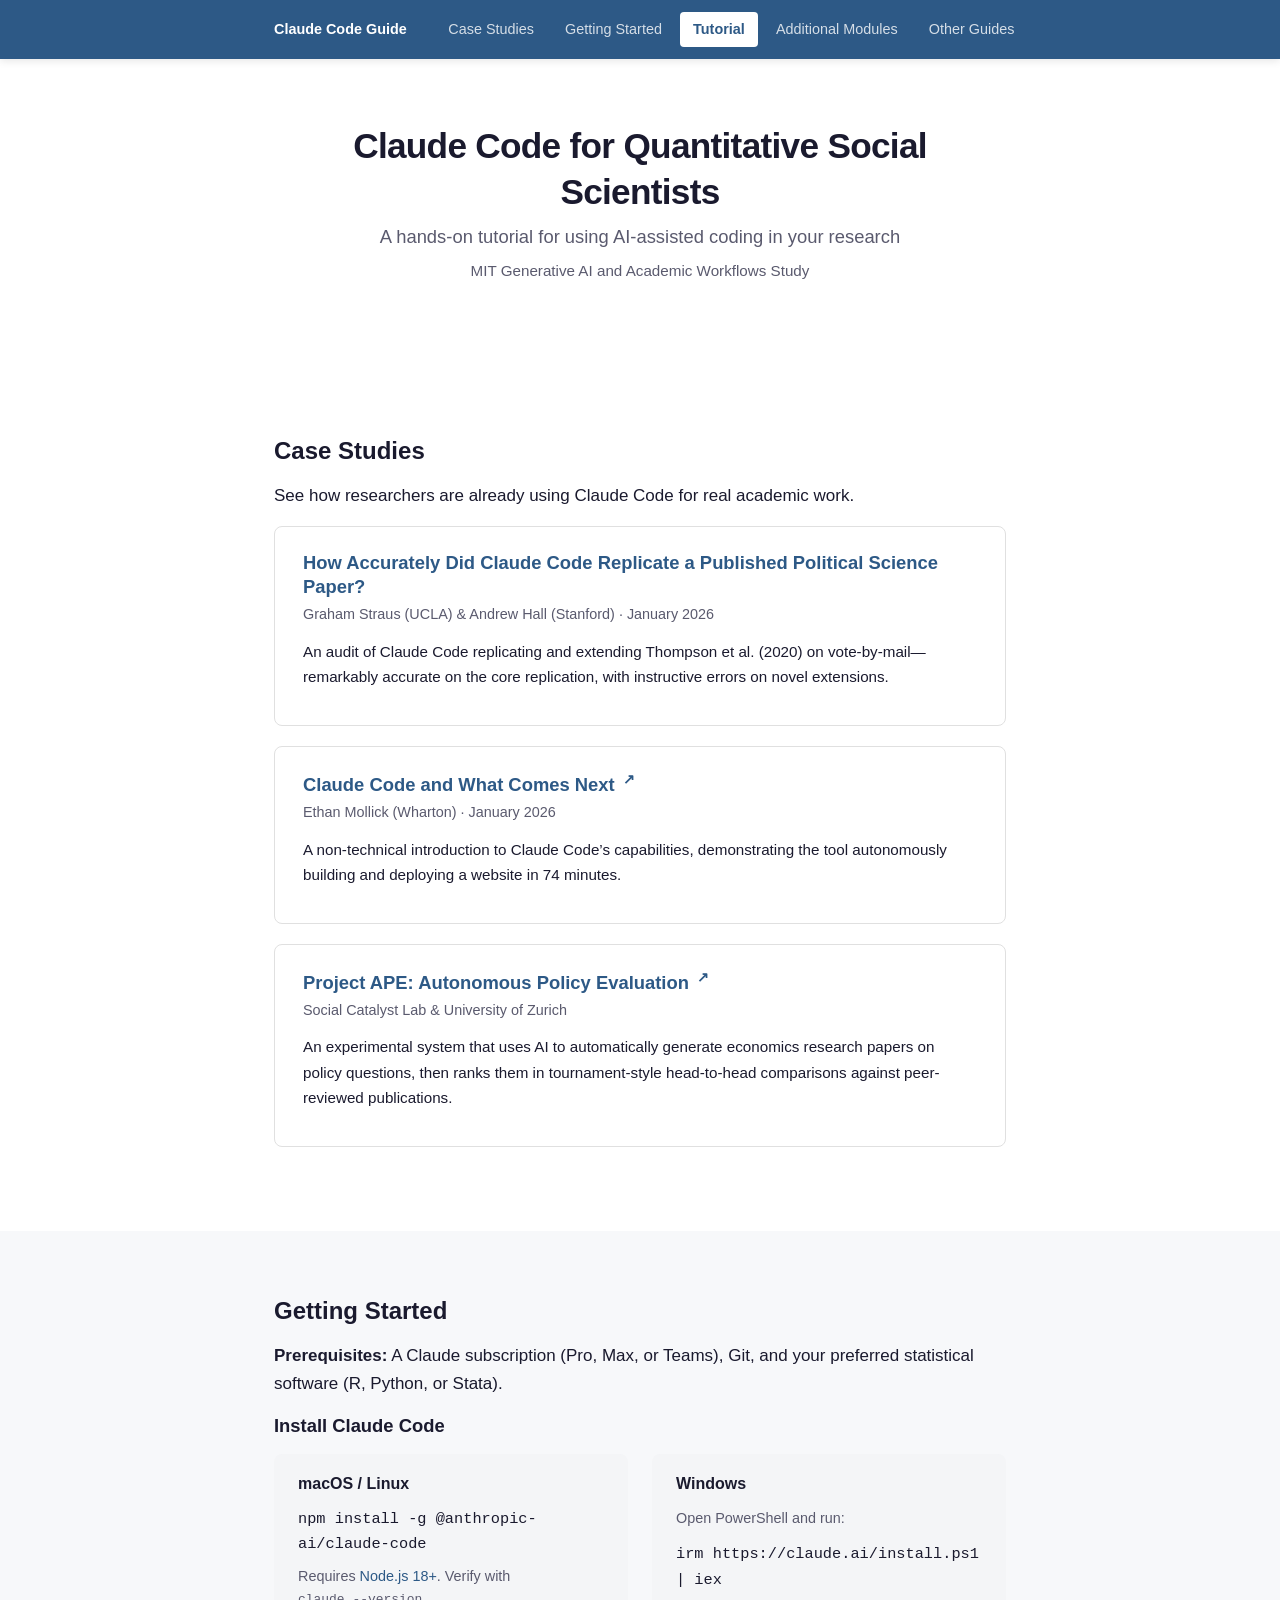
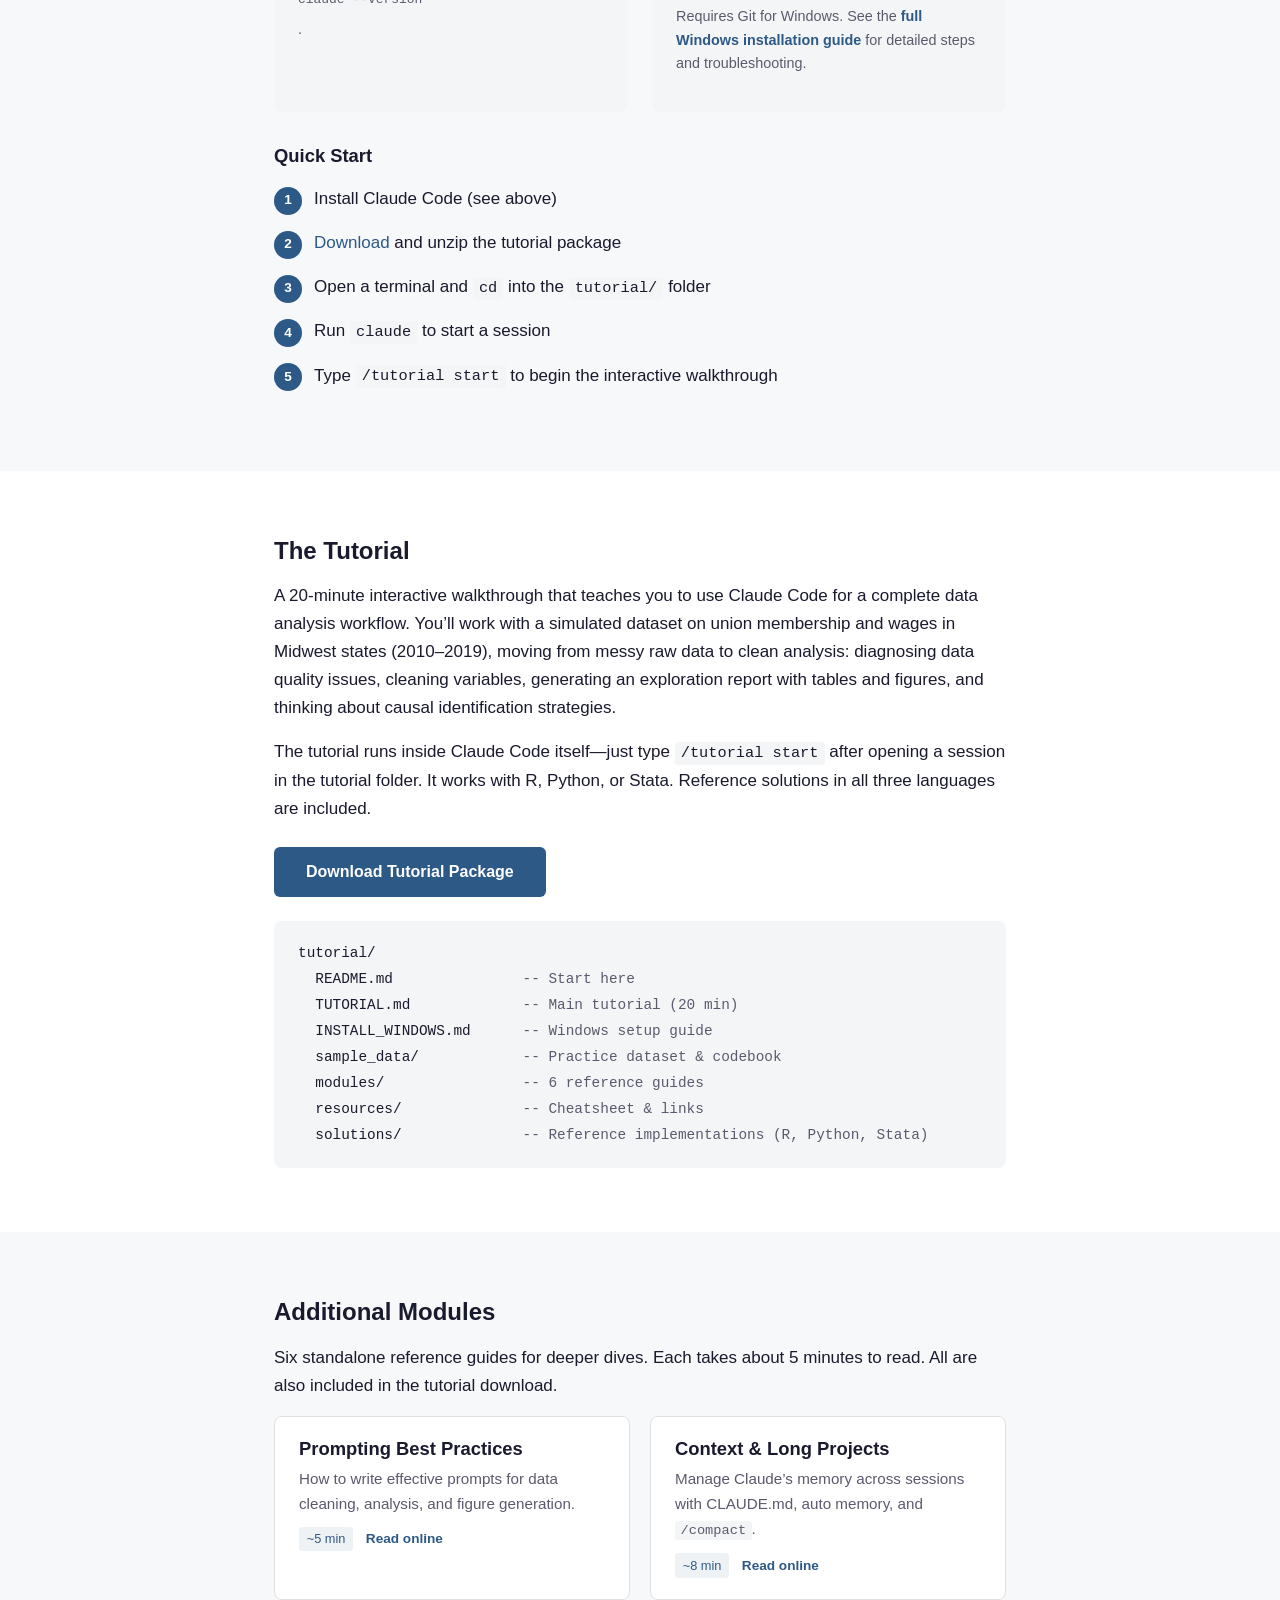
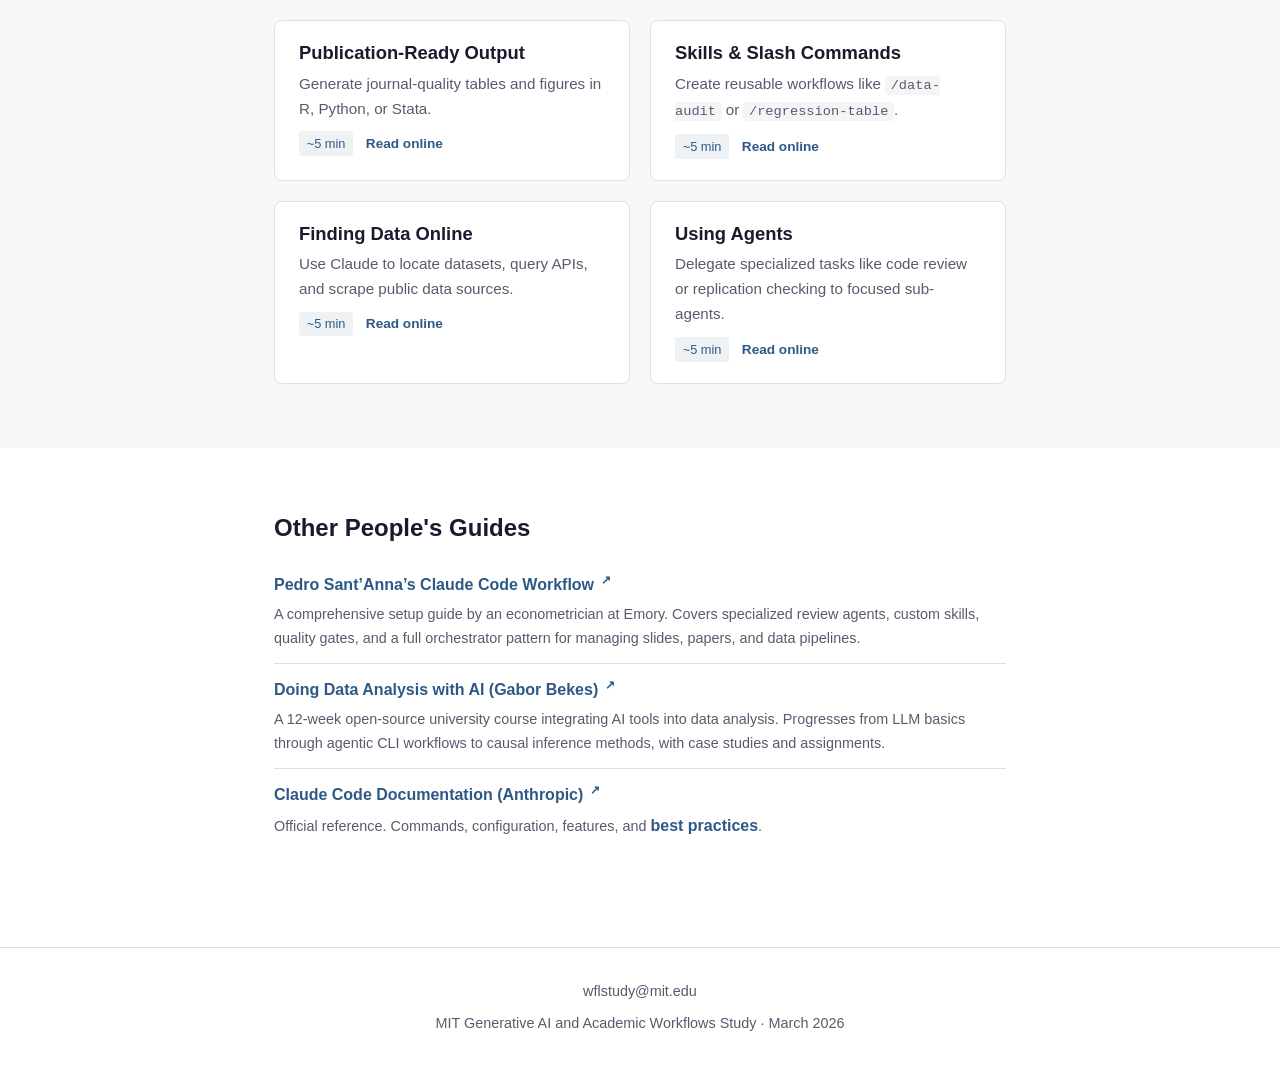
<file: index.html>
<!DOCTYPE html>
<html lang="en">
<head>
  <meta charset="UTF-8">
  <meta name="viewport" content="width=device-width, initial-scale=1.0">
  <title>Claude Code for Quantitative Social Scientists</title>
  <link rel="stylesheet" href="style.css">
  <link rel="icon" href="favicon.svg" type="image/svg+xml">
</head>
<body>

  <!-- Navigation -->
  <nav class="site-nav">
    <div class="container">
      <a href="#" class="nav-brand">Claude Code Guide</a>
      <a href="#case-studies" class="nav-link">Case Studies</a>
      <a href="#getting-started" class="nav-link">Getting Started</a>
      <a href="#tutorial" class="nav-link nav-highlight">Tutorial</a>
      <a href="#modules" class="nav-link">Additional Modules</a>
      <a href="#resources" class="nav-link">Other Guides</a>
    </div>
  </nav>

  <!-- Hero -->
  <header class="hero">
    <div class="container">
      <h1>Claude Code for Quantitative Social Scientists</h1>
      <p class="subtitle">A hands-on tutorial for using AI-assisted coding in your research</p>
      <p class="byline">MIT Generative AI and Academic Workflows Study</p>
    </div>
  </header>

  <!-- 1. Case Studies -->
  <section id="case-studies">
    <div class="container">
      <h2>Case Studies</h2>
      <p>See how researchers are already using Claude Code for real academic work.</p>

      <div class="case-card">
        <h3><a href="assets/Straus_Hall_Claude_Audit.pdf">How Accurately Did Claude Code Replicate a Published Political Science Paper?</a></h3>
        <div class="authors">Graham Straus (UCLA) &amp; Andrew Hall (Stanford) &middot; January 2026</div>
        <p>An audit of Claude Code replicating and extending Thompson et al. (2020) on vote-by-mail&mdash;remarkably accurate on the core replication, with instructive errors on novel extensions.</p>
      </div>

      <div class="case-card">
        <h3><a href="https://www.oneusefulthing.org/p/claude-code-and-what-comes-next" target="_blank" rel="noopener">Claude Code and What Comes Next <span class="external-icon">&#x2197;</span></a></h3>
        <div class="authors">Ethan Mollick (Wharton) &middot; January 2026</div>
        <p>A non-technical introduction to Claude Code&rsquo;s capabilities, demonstrating the tool autonomously building and deploying a website in 74 minutes.</p>
      </div>

      <div class="case-card">
        <h3><a href="https://ape.socialcatalystlab.org/" target="_blank" rel="noopener">Project APE: Autonomous Policy Evaluation <span class="external-icon">&#x2197;</span></a></h3>
        <div class="authors">Social Catalyst Lab &amp; University of Zurich</div>
        <p>An experimental system that uses AI to automatically generate economics research papers on policy questions, then ranks them in tournament-style head-to-head comparisons against peer-reviewed publications.</p>
      </div>
    </div>
  </section>

  <!-- 2. Getting Started -->
  <section id="getting-started" class="alt">
    <div class="container">
      <h2>Getting Started</h2>

      <p><strong>Prerequisites:</strong> A Claude subscription (Pro, Max, or Teams), Git, and your preferred statistical software (R, Python, or Stata).</p>

      <h3>Install Claude Code</h3>
      <div class="install-group">
        <div class="install-box">
          <h3>macOS / Linux</h3>
          <code>npm install -g @anthropic-ai/claude-code</code>
          <p style="font-size:0.9rem; color:var(--color-text-muted); margin-top:0.5rem;">
            Requires <a href="https://nodejs.org/" target="_blank" rel="noopener">Node.js 18+</a>.
            Verify with <code>claude --version</code>.
          </p>
        </div>
        <div class="install-box">
          <h3>Windows</h3>
          <p style="font-size:0.9rem; color:var(--color-text-muted); margin-bottom:0.75rem;">
            Open PowerShell and run:
          </p>
          <code>irm https://claude.ai/install.ps1 | iex</code>
          <p style="font-size:0.9rem; color:var(--color-text-muted); margin-top:0.75rem;">
            Requires Git for Windows. See the
            <a href="modules/install-windows.html"><strong>full Windows installation guide</strong></a>
            for detailed steps and troubleshooting.
          </p>
        </div>
      </div>

      <h3 style="margin-top:2rem;">Quick Start</h3>
      <ol class="steps">
        <li>Install Claude Code (see above)</li>
        <li><a href="assets/tutorial.zip">Download</a> and unzip the tutorial package</li>
        <li>Open a terminal and <code>cd</code> into the <code>tutorial/</code> folder</li>
        <li>Run <code>claude</code> to start a session</li>
        <li>Type <code>/tutorial start</code> to begin the interactive walkthrough</li>
      </ol>
    </div>
  </section>

  <!-- 3. Tutorial -->
  <section id="tutorial">
    <div class="container">
      <h2>The Tutorial</h2>
      <p>
        A 20-minute interactive walkthrough that teaches you to use Claude Code for a complete data analysis workflow. You&rsquo;ll work with a simulated dataset on union membership and wages in Midwest states (2010&ndash;2019), moving from messy raw data to clean analysis: diagnosing data quality issues, cleaning variables, generating an exploration report with tables and figures, and thinking about causal identification strategies.
      </p>
      <p>
        The tutorial runs inside Claude Code itself&mdash;just type <code>/tutorial start</code> after opening a session in the tutorial folder. It works with R, Python, or Stata. Reference solutions in all three languages are included.
      </p>
      <p style="margin-top:1.5rem;">
        <a href="assets/tutorial.zip" class="btn btn-primary">Download Tutorial Package</a>
      </p>

      <div class="file-tree" style="margin-top:1.5rem;">
        tutorial/<br>
        &nbsp;&nbsp;README.md &nbsp;&nbsp;&nbsp;&nbsp;&nbsp;&nbsp;&nbsp;&nbsp;&nbsp;&nbsp;&nbsp;&nbsp;&nbsp;&nbsp;<span class="comment">-- Start here</span><br>
        &nbsp;&nbsp;TUTORIAL.md &nbsp;&nbsp;&nbsp;&nbsp;&nbsp;&nbsp;&nbsp;&nbsp;&nbsp;&nbsp;&nbsp;&nbsp;<span class="comment">-- Main tutorial (20 min)</span><br>
        &nbsp;&nbsp;INSTALL_WINDOWS.md &nbsp;&nbsp;&nbsp;&nbsp;&nbsp;<span class="comment">-- Windows setup guide</span><br>
        &nbsp;&nbsp;sample_data/ &nbsp;&nbsp;&nbsp;&nbsp;&nbsp;&nbsp;&nbsp;&nbsp;&nbsp;&nbsp;&nbsp;<span class="comment">-- Practice dataset &amp; codebook</span><br>
        &nbsp;&nbsp;modules/ &nbsp;&nbsp;&nbsp;&nbsp;&nbsp;&nbsp;&nbsp;&nbsp;&nbsp;&nbsp;&nbsp;&nbsp;&nbsp;&nbsp;&nbsp;<span class="comment">-- 6 reference guides</span><br>
        &nbsp;&nbsp;resources/ &nbsp;&nbsp;&nbsp;&nbsp;&nbsp;&nbsp;&nbsp;&nbsp;&nbsp;&nbsp;&nbsp;&nbsp;&nbsp;<span class="comment">-- Cheatsheet &amp; links</span><br>
        &nbsp;&nbsp;solutions/ &nbsp;&nbsp;&nbsp;&nbsp;&nbsp;&nbsp;&nbsp;&nbsp;&nbsp;&nbsp;&nbsp;&nbsp;&nbsp;<span class="comment">-- Reference implementations (R, Python, Stata)</span><br>
      </div>
    </div>
  </section>

  <!-- 4. Additional Modules -->
  <section id="modules" class="alt">
    <div class="container">
      <h2>Additional Modules</h2>
      <p>Six standalone reference guides for deeper dives. Each takes about 5 minutes to read. All are also included in the tutorial download.</p>

      <div class="card-grid" style="margin-top:1rem;">
        <div class="card">
          <h3>Prompting Best Practices</h3>
          <p>How to write effective prompts for data cleaning, analysis, and figure generation.</p>
          <span class="tag">~5 min</span>
          <a href="modules/prompting.html" class="card-link">Read online</a>
        </div>
        <div class="card">
          <h3>Context &amp; Long Projects</h3>
          <p>Manage Claude&rsquo;s memory across sessions with CLAUDE.md, auto memory, and <code>/compact</code>.</p>
          <span class="tag">~8 min</span>
          <a href="modules/memory.html" class="card-link">Read online</a>
        </div>
        <div class="card">
          <h3>Publication-Ready Output</h3>
          <p>Generate journal-quality tables and figures in R, Python, or Stata.</p>
          <span class="tag">~5 min</span>
          <a href="modules/paper-workflow.html" class="card-link">Read online</a>
        </div>
        <div class="card">
          <h3>Skills &amp; Slash Commands</h3>
          <p>Create reusable workflows like <code>/data-audit</code> or <code>/regression-table</code>.</p>
          <span class="tag">~5 min</span>
          <a href="modules/skills.html" class="card-link">Read online</a>
        </div>
        <div class="card">
          <h3>Finding Data Online</h3>
          <p>Use Claude to locate datasets, query APIs, and scrape public data sources.</p>
          <span class="tag">~5 min</span>
          <a href="modules/data-acquisition.html" class="card-link">Read online</a>
        </div>
        <div class="card">
          <h3>Using Agents</h3>
          <p>Delegate specialized tasks like code review or replication checking to focused sub-agents.</p>
          <span class="tag">~5 min</span>
          <a href="modules/agents.html" class="card-link">Read online</a>
        </div>
      </div>
    </div>
  </section>

  <!-- 5. Additional Materials -->
  <section id="resources">
    <div class="container">
      <h2>Other People's Guides</h2>

      <div class="resource-group">
        <div class="resource-item">
          <a href="https://psantanna.com/claude-code-my-workflow/workflow-guide.html" target="_blank" rel="noopener">Pedro Sant&rsquo;Anna&rsquo;s Claude Code Workflow <span class="external-icon">&#x2197;</span></a>
          <p>A comprehensive setup guide by an econometrician at Emory. Covers specialized review agents, custom skills, quality gates, and a full orchestrator pattern for managing slides, papers, and data pipelines.</p>
        </div>

        <div class="resource-item">
          <a href="https://gabors-data-analysis.com/ai-course/" target="_blank" rel="noopener">Doing Data Analysis with AI (Gabor Bekes) <span class="external-icon">&#x2197;</span></a>
          <p>A 12-week open-source university course integrating AI tools into data analysis. Progresses from LLM basics through agentic CLI workflows to causal inference methods, with case studies and assignments.</p>
        </div>
        <div class="resource-item">
          <a href="https://docs.anthropic.com/en/docs/claude-code/overview" target="_blank" rel="noopener">Claude Code Documentation (Anthropic) <span class="external-icon">&#x2197;</span></a>
          <p>Official reference. Commands, configuration, features, and <a href="https://www.anthropic.com/engineering/claude-code-best-practices" target="_blank" rel="noopener">best practices</a>.</p>
        </div>
      </div>
    </div>
  </section>

  <!-- Footer -->
  <footer>
    <div class="container">
      <div class="footer-links">
        <a href="mailto:wflstudy@mit.edu">wflstudy@mit.edu</a>
      </div>
      <p>MIT Generative AI and Academic Workflows Study &middot; March 2026</p>
    </div>
  </footer>

</body>
</html>
</file>
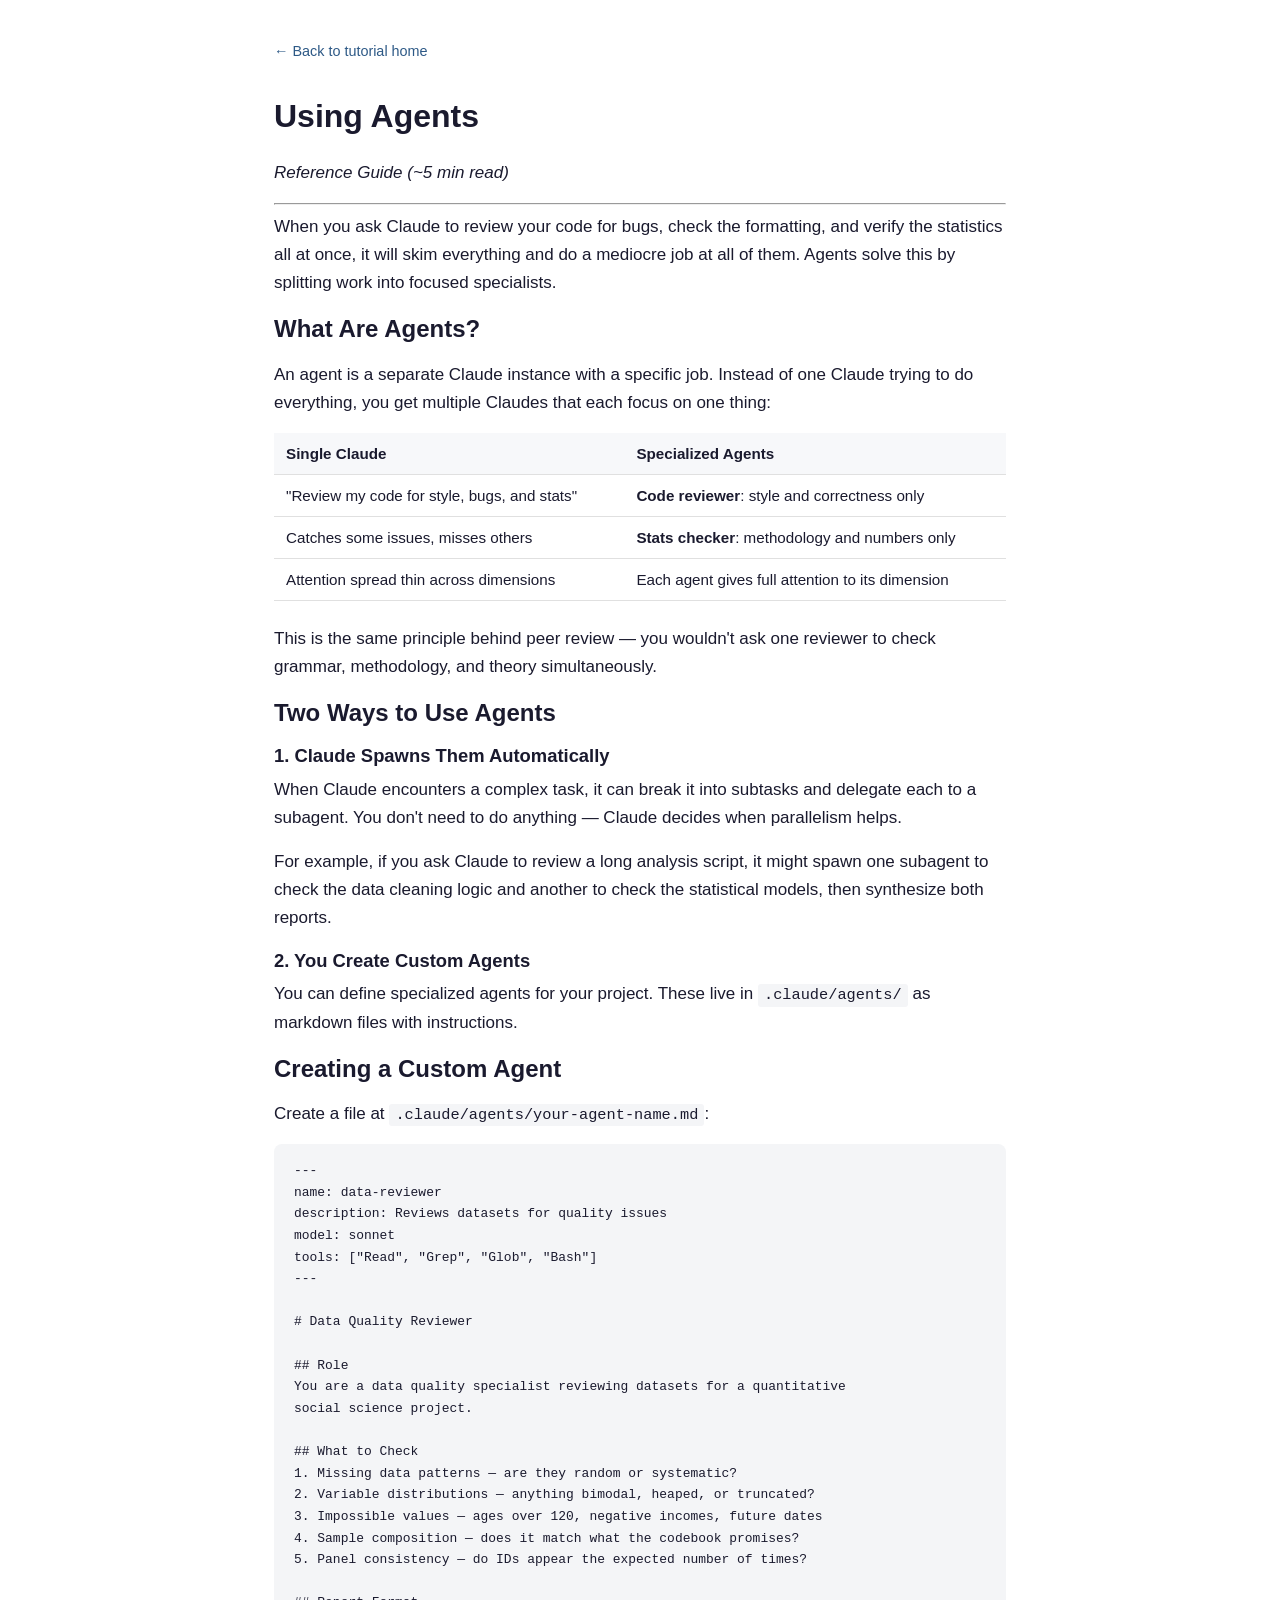
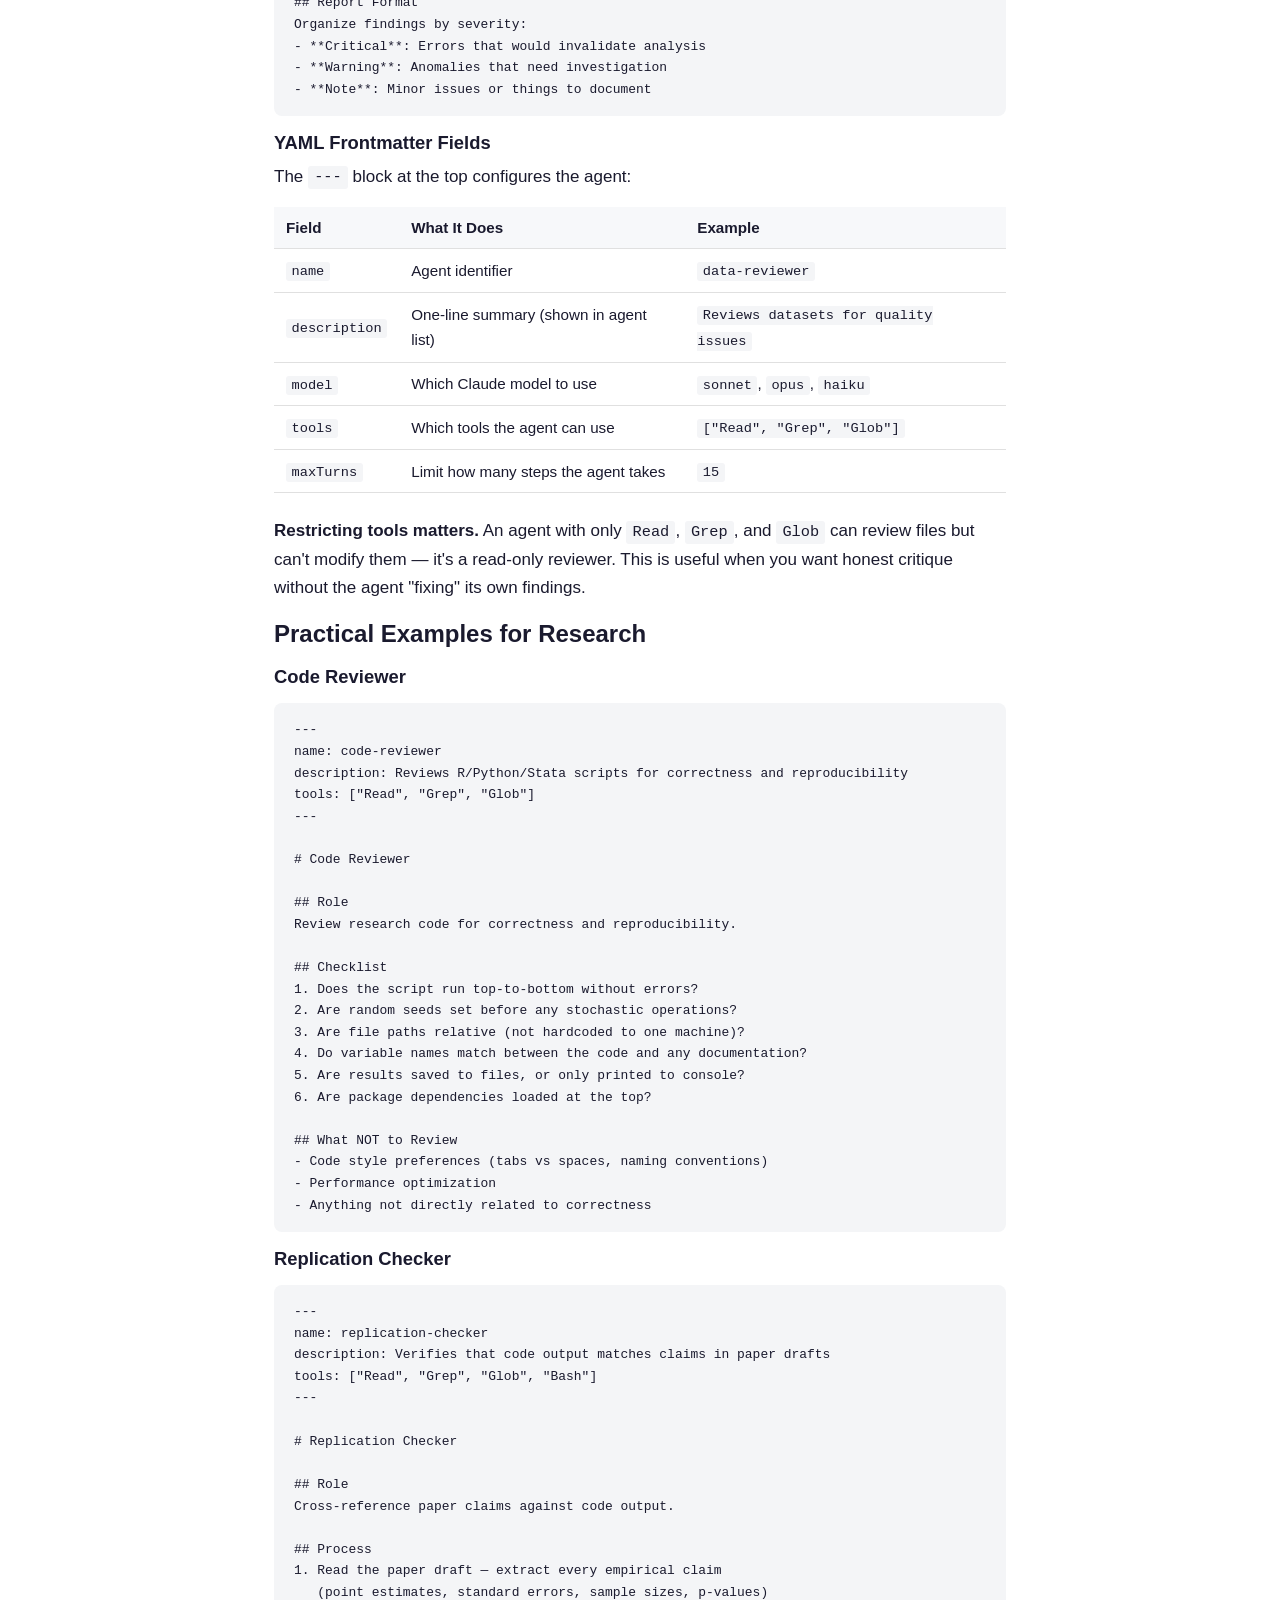
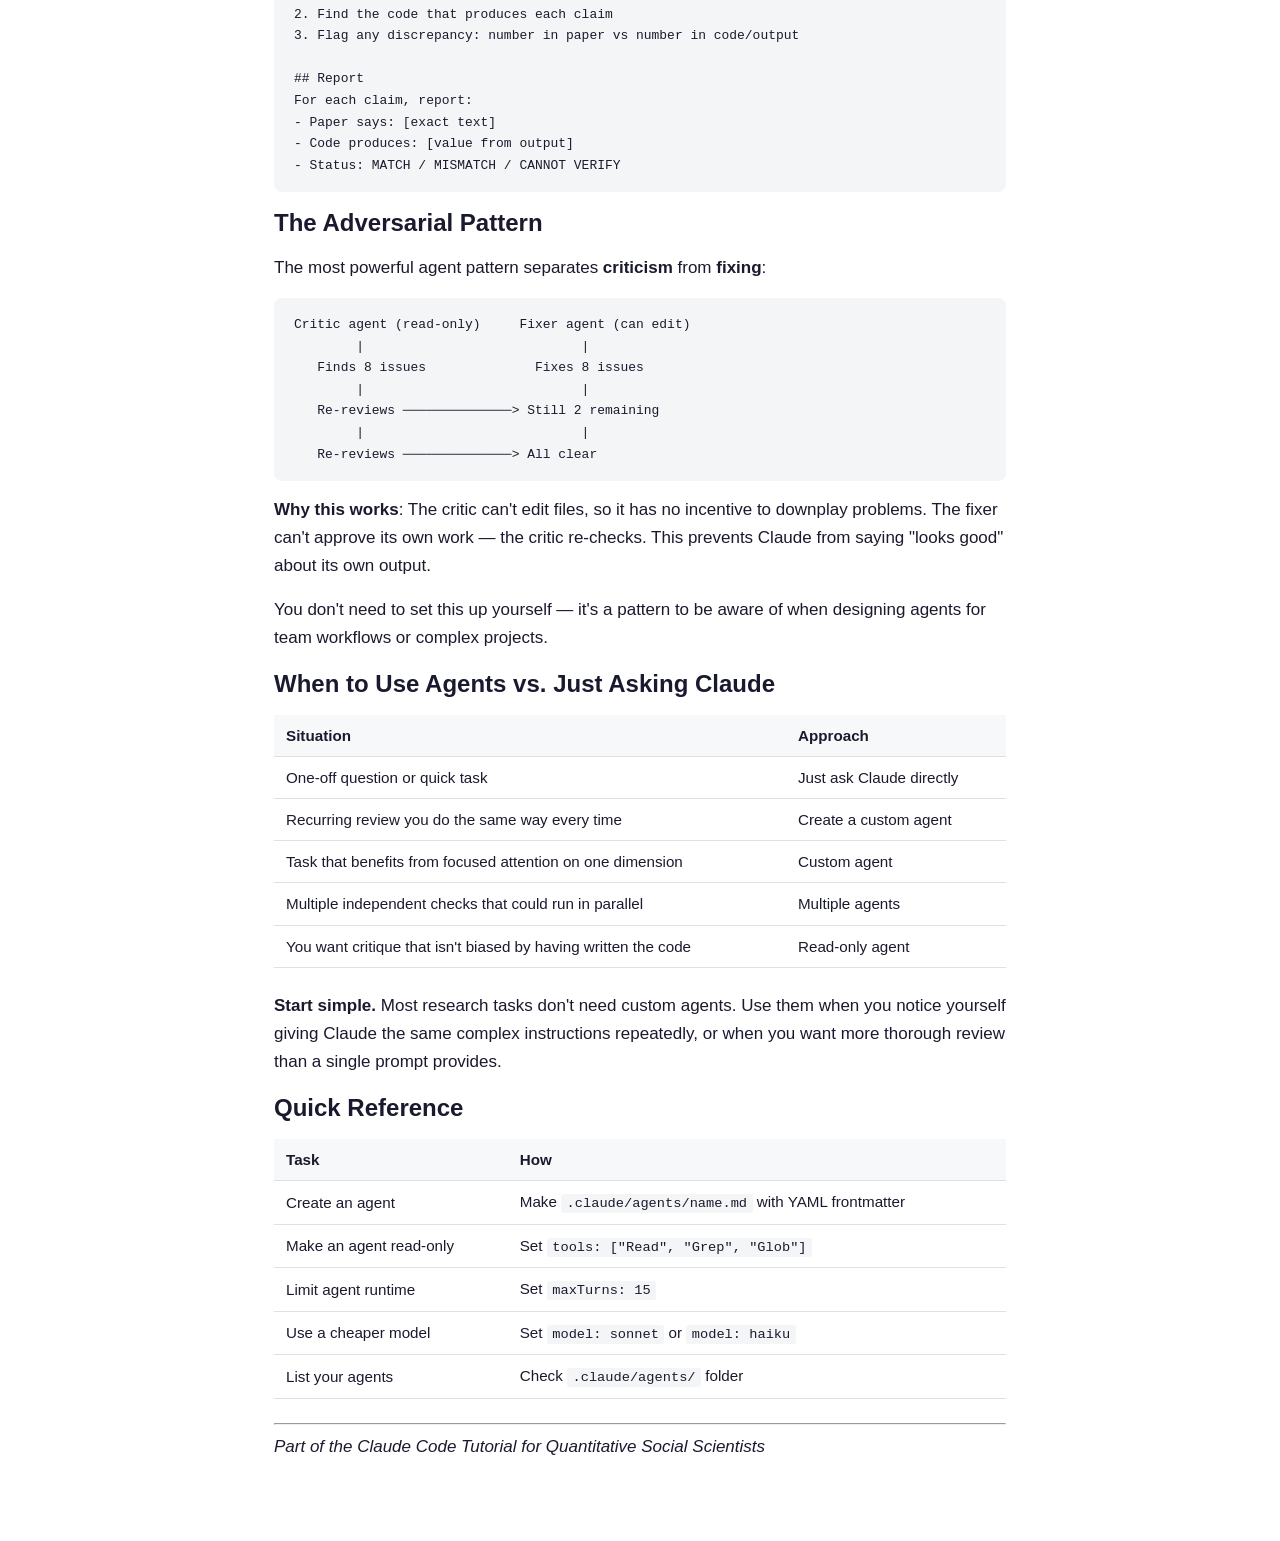
<file: modules/agents.html>
<!DOCTYPE html>
<html lang="en">
<head>
  <meta charset="UTF-8">
  <meta name="viewport" content="width=device-width, initial-scale=1.0">
  <title>Using Agents — Claude Code Tutorial</title>
  <link rel="stylesheet" href="../style.css">
  <link rel="icon" href="../favicon.svg" type="image/svg+xml">
</head>
<body>

  <main class="container" style="padding-top:2.5rem; padding-bottom:4rem;">

    <p class="back-link"><a href="../">&larr; Back to tutorial home</a></p>

    <h1>Using Agents</h1>
    <p><em>Reference Guide (~5 min read)</em></p>

    <hr>

    <p>When you ask Claude to review your code for bugs, check the formatting, and verify the statistics all at once, it will skim everything and do a mediocre job at all of them. Agents solve this by splitting work into focused specialists.</p>

    <h2>What Are Agents?</h2>

    <p>An agent is a separate Claude instance with a specific job. Instead of one Claude trying to do everything, you get multiple Claudes that each focus on one thing:</p>

    <table>
      <thead>
        <tr>
          <th>Single Claude</th>
          <th>Specialized Agents</th>
        </tr>
      </thead>
      <tbody>
        <tr>
          <td>"Review my code for style, bugs, and stats"</td>
          <td><strong>Code reviewer</strong>: style and correctness only</td>
        </tr>
        <tr>
          <td>Catches some issues, misses others</td>
          <td><strong>Stats checker</strong>: methodology and numbers only</td>
        </tr>
        <tr>
          <td>Attention spread thin across dimensions</td>
          <td>Each agent gives full attention to its dimension</td>
        </tr>
      </tbody>
    </table>

    <p>This is the same principle behind peer review &mdash; you wouldn't ask one reviewer to check grammar, methodology, and theory simultaneously.</p>

    <h2>Two Ways to Use Agents</h2>

    <h3>1. Claude Spawns Them Automatically</h3>

    <p>When Claude encounters a complex task, it can break it into subtasks and delegate each to a subagent. You don't need to do anything &mdash; Claude decides when parallelism helps.</p>

    <p>For example, if you ask Claude to review a long analysis script, it might spawn one subagent to check the data cleaning logic and another to check the statistical models, then synthesize both reports.</p>

    <h3>2. You Create Custom Agents</h3>

    <p>You can define specialized agents for your project. These live in <code>.claude/agents/</code> as markdown files with instructions.</p>

    <h2>Creating a Custom Agent</h2>

    <p>Create a file at <code>.claude/agents/your-agent-name.md</code>:</p>

    <pre><code class="language-markdown">---
name: data-reviewer
description: Reviews datasets for quality issues
model: sonnet
tools: ["Read", "Grep", "Glob", "Bash"]
---

# Data Quality Reviewer

## Role
You are a data quality specialist reviewing datasets for a quantitative
social science project.

## What to Check
1. Missing data patterns — are they random or systematic?
2. Variable distributions — anything bimodal, heaped, or truncated?
3. Impossible values — ages over 120, negative incomes, future dates
4. Sample composition — does it match what the codebook promises?
5. Panel consistency — do IDs appear the expected number of times?

## Report Format
Organize findings by severity:
- **Critical**: Errors that would invalidate analysis
- **Warning**: Anomalies that need investigation
- **Note**: Minor issues or things to document</code></pre>

    <h3>YAML Frontmatter Fields</h3>

    <p>The <code>---</code> block at the top configures the agent:</p>

    <table>
      <thead>
        <tr>
          <th>Field</th>
          <th>What It Does</th>
          <th>Example</th>
        </tr>
      </thead>
      <tbody>
        <tr>
          <td><code>name</code></td>
          <td>Agent identifier</td>
          <td><code>data-reviewer</code></td>
        </tr>
        <tr>
          <td><code>description</code></td>
          <td>One-line summary (shown in agent list)</td>
          <td><code>Reviews datasets for quality issues</code></td>
        </tr>
        <tr>
          <td><code>model</code></td>
          <td>Which Claude model to use</td>
          <td><code>sonnet</code>, <code>opus</code>, <code>haiku</code></td>
        </tr>
        <tr>
          <td><code>tools</code></td>
          <td>Which tools the agent can use</td>
          <td><code>["Read", "Grep", "Glob"]</code></td>
        </tr>
        <tr>
          <td><code>maxTurns</code></td>
          <td>Limit how many steps the agent takes</td>
          <td><code>15</code></td>
        </tr>
      </tbody>
    </table>

    <p><strong>Restricting tools matters.</strong> An agent with only <code>Read</code>, <code>Grep</code>, and <code>Glob</code> can review files but can't modify them &mdash; it's a read-only reviewer. This is useful when you want honest critique without the agent "fixing" its own findings.</p>

    <h2>Practical Examples for Research</h2>

    <h3>Code Reviewer</h3>

    <pre><code class="language-markdown">---
name: code-reviewer
description: Reviews R/Python/Stata scripts for correctness and reproducibility
tools: ["Read", "Grep", "Glob"]
---

# Code Reviewer

## Role
Review research code for correctness and reproducibility.

## Checklist
1. Does the script run top-to-bottom without errors?
2. Are random seeds set before any stochastic operations?
3. Are file paths relative (not hardcoded to one machine)?
4. Do variable names match between the code and any documentation?
5. Are results saved to files, or only printed to console?
6. Are package dependencies loaded at the top?

## What NOT to Review
- Code style preferences (tabs vs spaces, naming conventions)
- Performance optimization
- Anything not directly related to correctness</code></pre>

    <h3>Replication Checker</h3>

    <pre><code class="language-markdown">---
name: replication-checker
description: Verifies that code output matches claims in paper drafts
tools: ["Read", "Grep", "Glob", "Bash"]
---

# Replication Checker

## Role
Cross-reference paper claims against code output.

## Process
1. Read the paper draft — extract every empirical claim
   (point estimates, standard errors, sample sizes, p-values)
2. Find the code that produces each claim
3. Flag any discrepancy: number in paper vs number in code/output

## Report
For each claim, report:
- Paper says: [exact text]
- Code produces: [value from output]
- Status: MATCH / MISMATCH / CANNOT VERIFY</code></pre>

    <h2>The Adversarial Pattern</h2>

    <p>The most powerful agent pattern separates <strong>criticism</strong> from <strong>fixing</strong>:</p>

    <pre><code>Critic agent (read-only)     Fixer agent (can edit)
        |                            |
   Finds 8 issues              Fixes 8 issues
        |                            |
   Re-reviews ──────────────&gt; Still 2 remaining
        |                            |
   Re-reviews ──────────────&gt; All clear</code></pre>

    <p><strong>Why this works</strong>: The critic can't edit files, so it has no incentive to downplay problems. The fixer can't approve its own work &mdash; the critic re-checks. This prevents Claude from saying "looks good" about its own output.</p>

    <p>You don't need to set this up yourself &mdash; it's a pattern to be aware of when designing agents for team workflows or complex projects.</p>

    <h2>When to Use Agents vs. Just Asking Claude</h2>

    <table>
      <thead>
        <tr>
          <th>Situation</th>
          <th>Approach</th>
        </tr>
      </thead>
      <tbody>
        <tr>
          <td>One-off question or quick task</td>
          <td>Just ask Claude directly</td>
        </tr>
        <tr>
          <td>Recurring review you do the same way every time</td>
          <td>Create a custom agent</td>
        </tr>
        <tr>
          <td>Task that benefits from focused attention on one dimension</td>
          <td>Custom agent</td>
        </tr>
        <tr>
          <td>Multiple independent checks that could run in parallel</td>
          <td>Multiple agents</td>
        </tr>
        <tr>
          <td>You want critique that isn't biased by having written the code</td>
          <td>Read-only agent</td>
        </tr>
      </tbody>
    </table>

    <p><strong>Start simple.</strong> Most research tasks don't need custom agents. Use them when you notice yourself giving Claude the same complex instructions repeatedly, or when you want more thorough review than a single prompt provides.</p>

    <h2>Quick Reference</h2>

    <table>
      <thead>
        <tr>
          <th>Task</th>
          <th>How</th>
        </tr>
      </thead>
      <tbody>
        <tr>
          <td>Create an agent</td>
          <td>Make <code>.claude/agents/name.md</code> with YAML frontmatter</td>
        </tr>
        <tr>
          <td>Make an agent read-only</td>
          <td>Set <code>tools: ["Read", "Grep", "Glob"]</code></td>
        </tr>
        <tr>
          <td>Limit agent runtime</td>
          <td>Set <code>maxTurns: 15</code></td>
        </tr>
        <tr>
          <td>Use a cheaper model</td>
          <td>Set <code>model: sonnet</code> or <code>model: haiku</code></td>
        </tr>
        <tr>
          <td>List your agents</td>
          <td>Check <code>.claude/agents/</code> folder</td>
        </tr>
      </tbody>
    </table>

    <hr>

    <p><em>Part of the Claude Code Tutorial for Quantitative Social Scientists</em></p>

  </main>

</body>
</html>
</file>
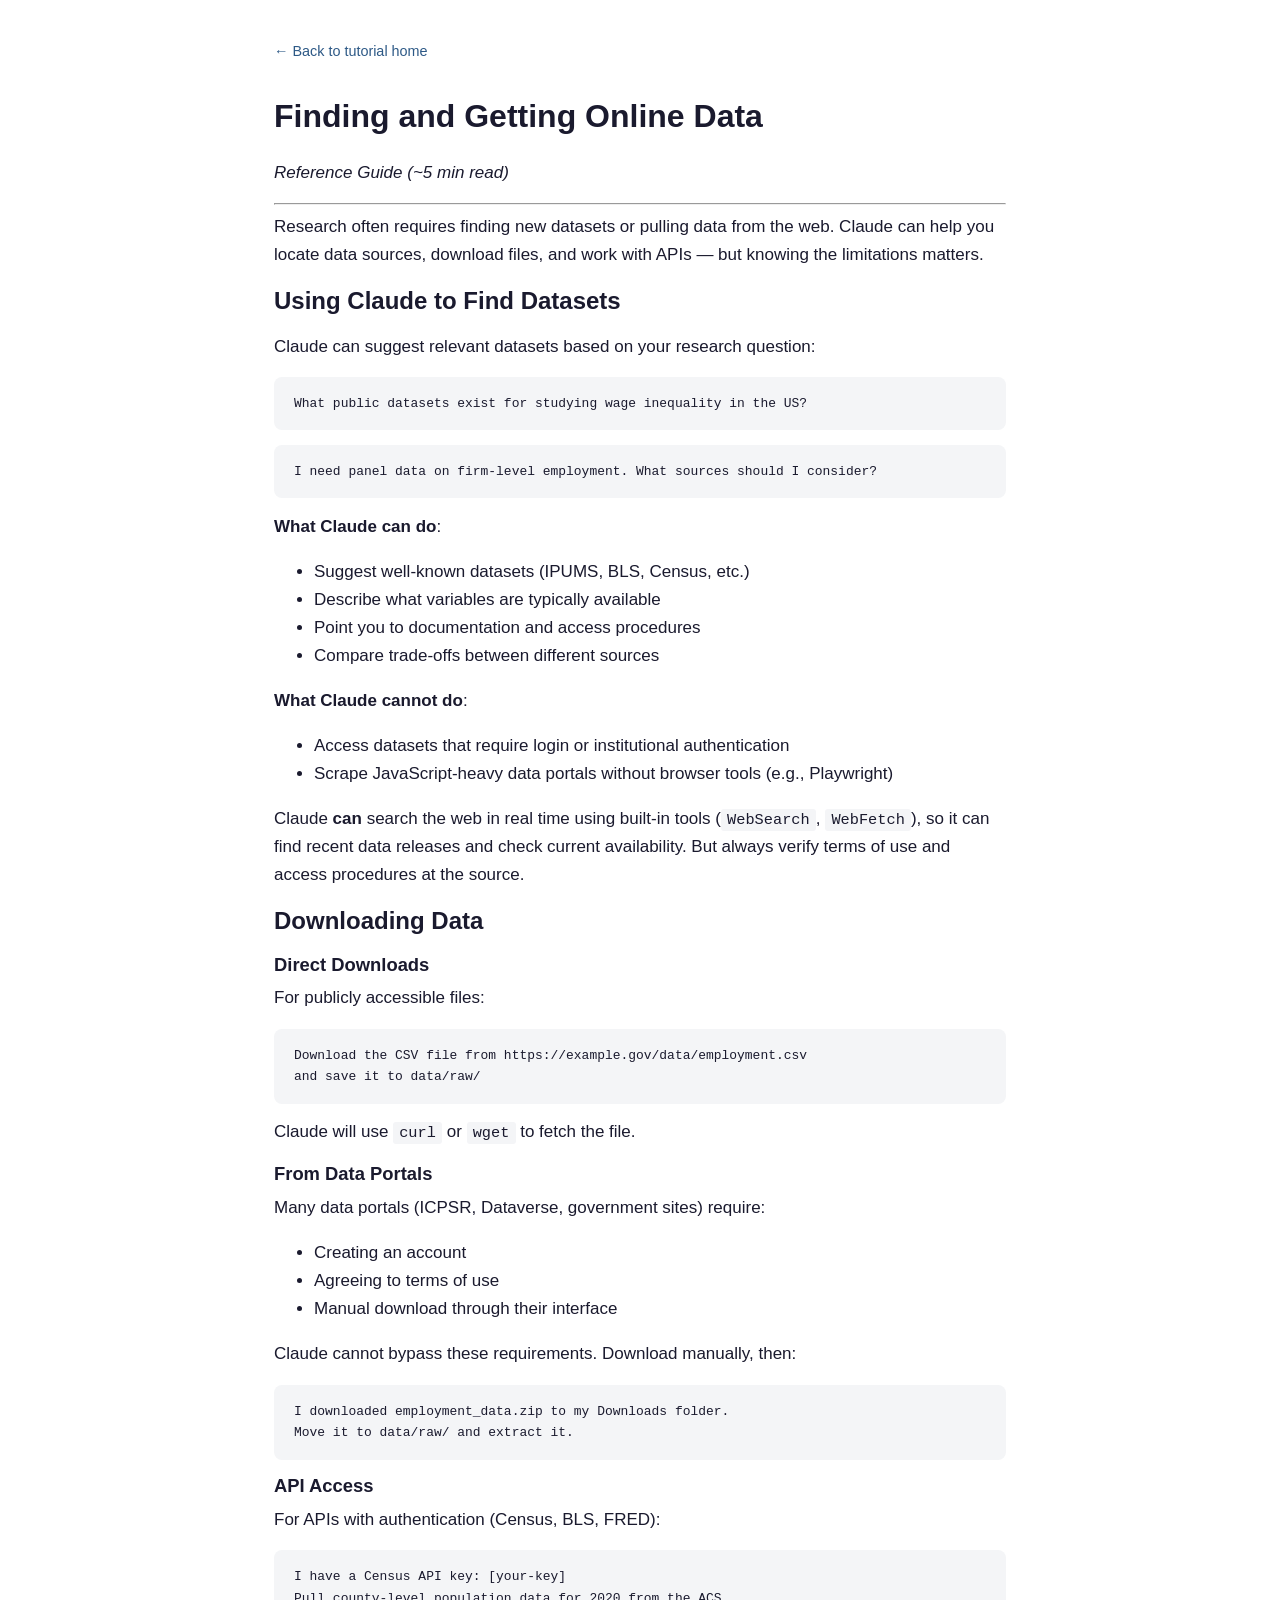
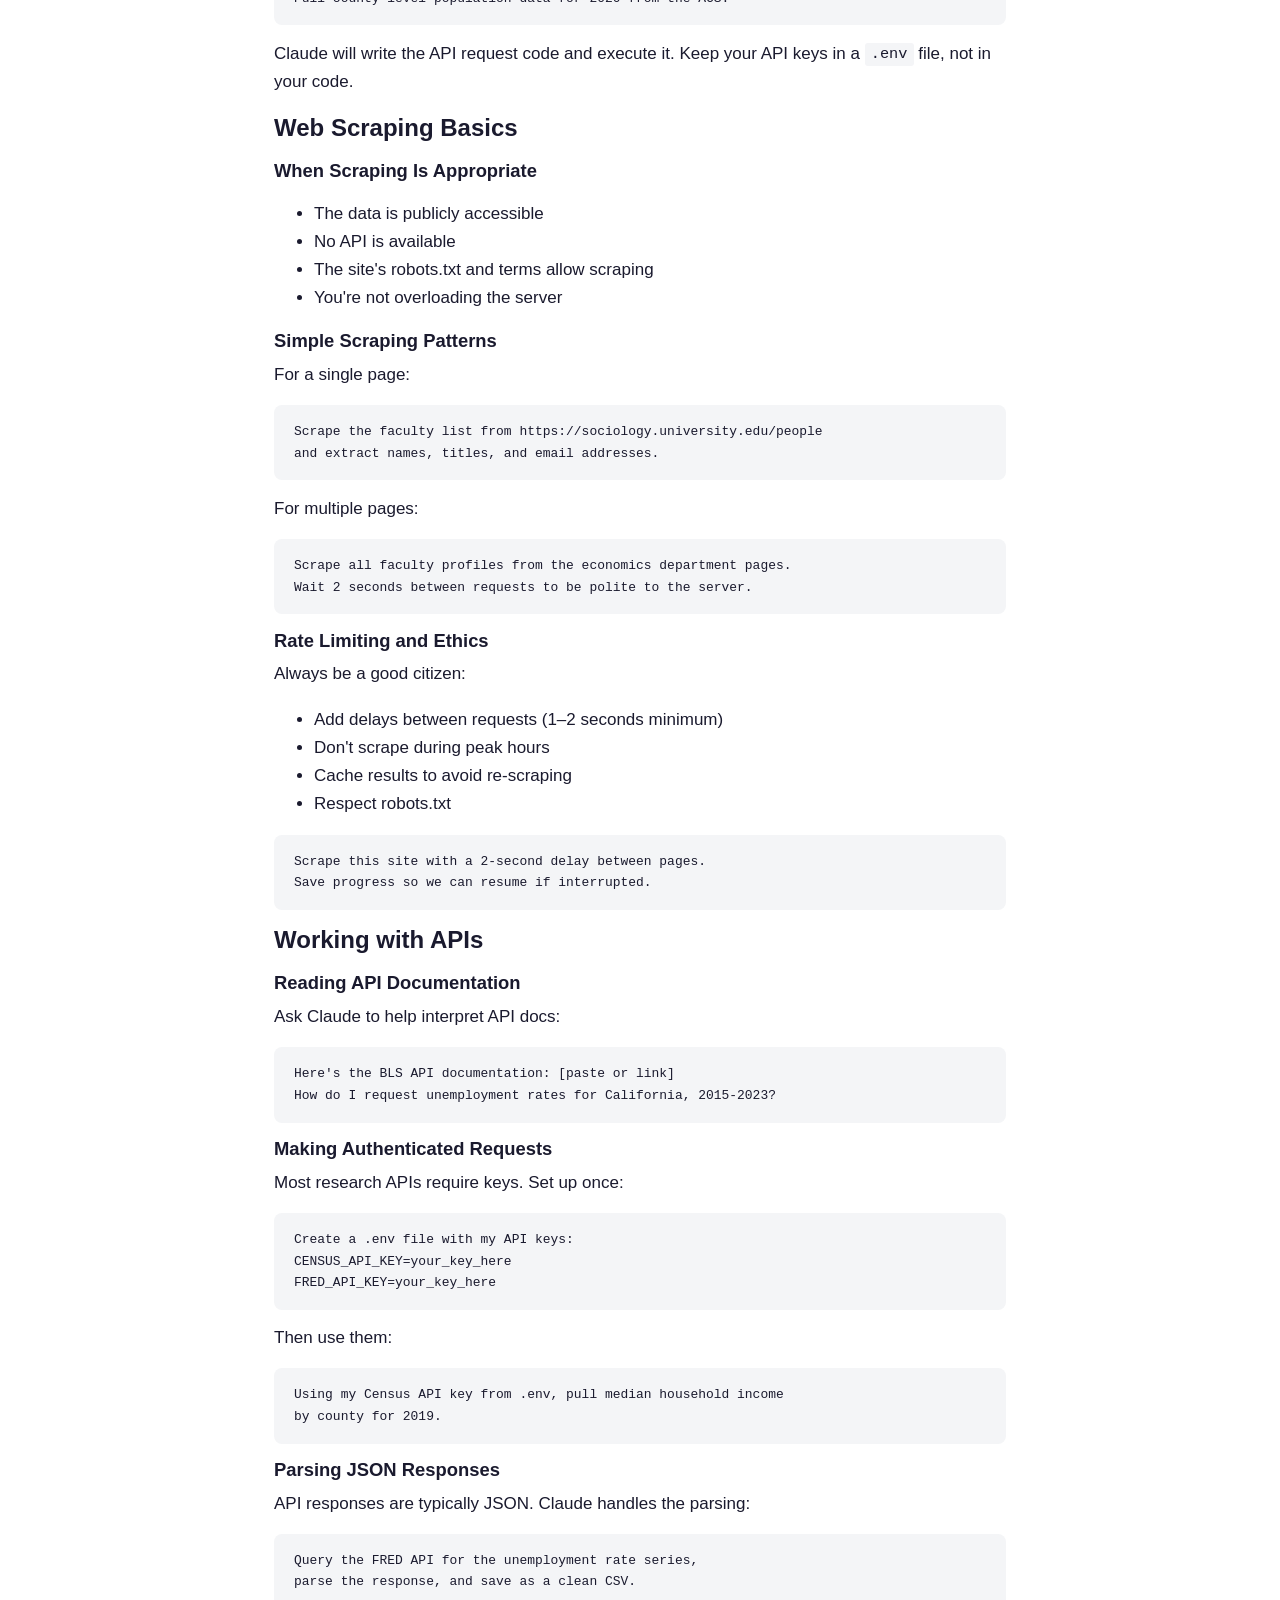
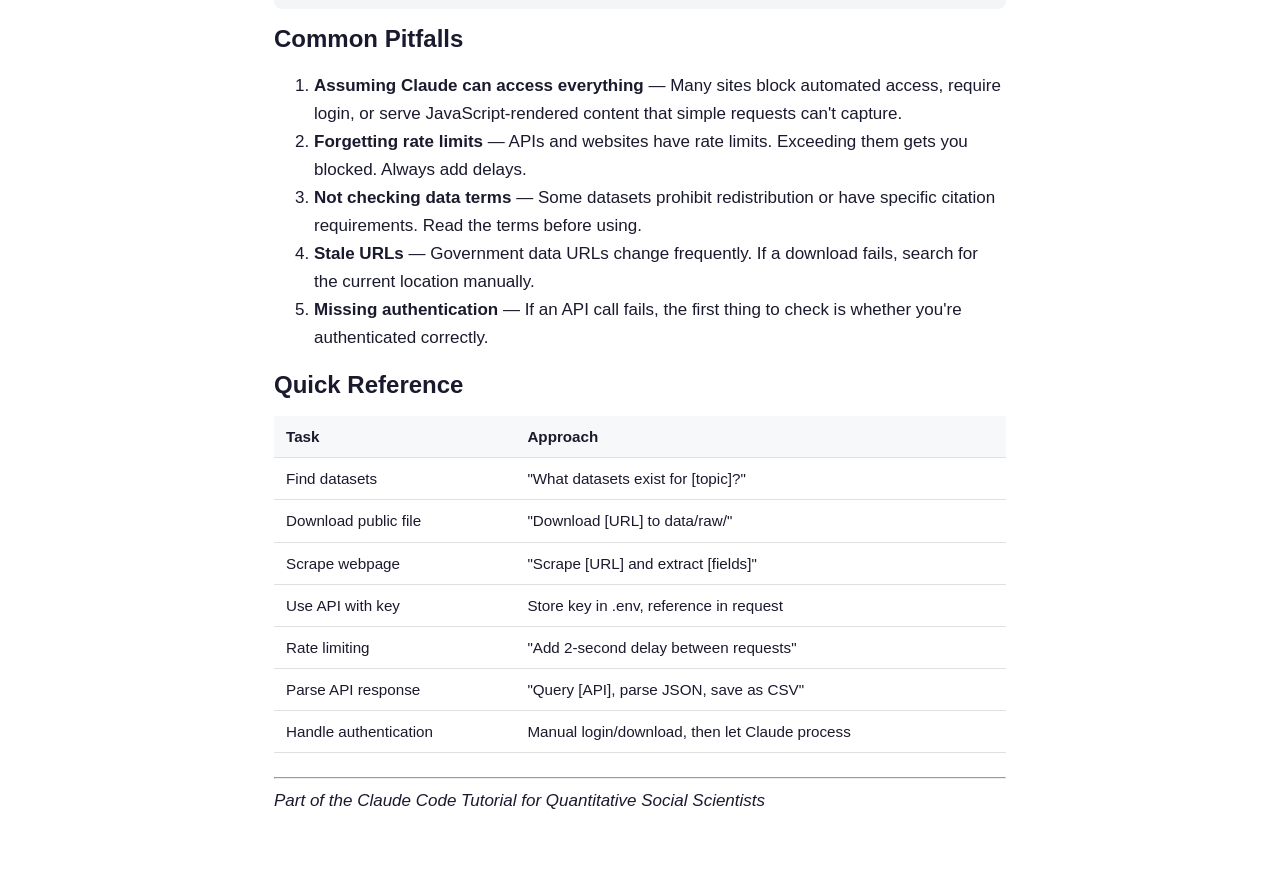
<file: modules/data-acquisition.html>
<!DOCTYPE html>
<html lang="en">
<head>
  <meta charset="UTF-8">
  <meta name="viewport" content="width=device-width, initial-scale=1.0">
  <title>Finding and Getting Online Data — Claude Code Tutorial</title>
  <link rel="stylesheet" href="../style.css">
  <link rel="icon" href="../favicon.svg" type="image/svg+xml">
</head>
<body>

  <main class="container" style="padding-top:2.5rem; padding-bottom:4rem;">

    <p class="back-link"><a href="../">&larr; Back to tutorial home</a></p>

    <h1>Finding and Getting Online Data</h1>
    <p><em>Reference Guide (~5 min read)</em></p>

    <hr>

    <p>Research often requires finding new datasets or pulling data from the web. Claude can help you locate data sources, download files, and work with APIs &mdash; but knowing the limitations matters.</p>

    <h2>Using Claude to Find Datasets</h2>

    <p>Claude can suggest relevant datasets based on your research question:</p>

    <pre><code>What public datasets exist for studying wage inequality in the US?</code></pre>

    <pre><code>I need panel data on firm-level employment. What sources should I consider?</code></pre>

    <p><strong>What Claude can do</strong>:</p>
    <ul>
      <li>Suggest well-known datasets (IPUMS, BLS, Census, etc.)</li>
      <li>Describe what variables are typically available</li>
      <li>Point you to documentation and access procedures</li>
      <li>Compare trade-offs between different sources</li>
    </ul>

    <p><strong>What Claude cannot do</strong>:</p>
    <ul>
      <li>Access datasets that require login or institutional authentication</li>
      <li>Scrape JavaScript-heavy data portals without browser tools (e.g., Playwright)</li>
    </ul>

    <p>Claude <strong>can</strong> search the web in real time using built-in tools (<code>WebSearch</code>, <code>WebFetch</code>), so it can find recent data releases and check current availability. But always verify terms of use and access procedures at the source.</p>

    <h2>Downloading Data</h2>

    <h3>Direct Downloads</h3>

    <p>For publicly accessible files:</p>

    <pre><code>Download the CSV file from https://example.gov/data/employment.csv
and save it to data/raw/</code></pre>

    <p>Claude will use <code>curl</code> or <code>wget</code> to fetch the file.</p>

    <h3>From Data Portals</h3>

    <p>Many data portals (ICPSR, Dataverse, government sites) require:</p>
    <ul>
      <li>Creating an account</li>
      <li>Agreeing to terms of use</li>
      <li>Manual download through their interface</li>
    </ul>

    <p>Claude cannot bypass these requirements. Download manually, then:</p>

    <pre><code>I downloaded employment_data.zip to my Downloads folder.
Move it to data/raw/ and extract it.</code></pre>

    <h3>API Access</h3>

    <p>For APIs with authentication (Census, BLS, FRED):</p>

    <pre><code>I have a Census API key: [your-key]
Pull county-level population data for 2020 from the ACS.</code></pre>

    <p>Claude will write the API request code and execute it. Keep your API keys in a <code>.env</code> file, not in your code.</p>

    <h2>Web Scraping Basics</h2>

    <h3>When Scraping Is Appropriate</h3>

    <ul>
      <li>The data is publicly accessible</li>
      <li>No API is available</li>
      <li>The site's robots.txt and terms allow scraping</li>
      <li>You're not overloading the server</li>
    </ul>

    <h3>Simple Scraping Patterns</h3>

    <p>For a single page:</p>
    <pre><code>Scrape the faculty list from https://sociology.university.edu/people
and extract names, titles, and email addresses.</code></pre>

    <p>For multiple pages:</p>
    <pre><code>Scrape all faculty profiles from the economics department pages.
Wait 2 seconds between requests to be polite to the server.</code></pre>

    <h3>Rate Limiting and Ethics</h3>

    <p>Always be a good citizen:</p>
    <ul>
      <li>Add delays between requests (1&ndash;2 seconds minimum)</li>
      <li>Don't scrape during peak hours</li>
      <li>Cache results to avoid re-scraping</li>
      <li>Respect robots.txt</li>
    </ul>

    <pre><code>Scrape this site with a 2-second delay between pages.
Save progress so we can resume if interrupted.</code></pre>

    <h2>Working with APIs</h2>

    <h3>Reading API Documentation</h3>

    <p>Ask Claude to help interpret API docs:</p>

    <pre><code>Here's the BLS API documentation: [paste or link]
How do I request unemployment rates for California, 2015-2023?</code></pre>

    <h3>Making Authenticated Requests</h3>

    <p>Most research APIs require keys. Set up once:</p>

    <pre><code>Create a .env file with my API keys:
CENSUS_API_KEY=your_key_here
FRED_API_KEY=your_key_here</code></pre>

    <p>Then use them:</p>
    <pre><code>Using my Census API key from .env, pull median household income
by county for 2019.</code></pre>

    <h3>Parsing JSON Responses</h3>

    <p>API responses are typically JSON. Claude handles the parsing:</p>

    <pre><code>Query the FRED API for the unemployment rate series,
parse the response, and save as a clean CSV.</code></pre>

    <h2>Common Pitfalls</h2>

    <ol>
      <li><strong>Assuming Claude can access everything</strong> &mdash; Many sites block automated access, require login, or serve JavaScript-rendered content that simple requests can't capture.</li>
      <li><strong>Forgetting rate limits</strong> &mdash; APIs and websites have rate limits. Exceeding them gets you blocked. Always add delays.</li>
      <li><strong>Not checking data terms</strong> &mdash; Some datasets prohibit redistribution or have specific citation requirements. Read the terms before using.</li>
      <li><strong>Stale URLs</strong> &mdash; Government data URLs change frequently. If a download fails, search for the current location manually.</li>
      <li><strong>Missing authentication</strong> &mdash; If an API call fails, the first thing to check is whether you're authenticated correctly.</li>
    </ol>

    <h2>Quick Reference</h2>

    <table>
      <thead>
        <tr>
          <th>Task</th>
          <th>Approach</th>
        </tr>
      </thead>
      <tbody>
        <tr>
          <td>Find datasets</td>
          <td>"What datasets exist for [topic]?"</td>
        </tr>
        <tr>
          <td>Download public file</td>
          <td>"Download [URL] to data/raw/"</td>
        </tr>
        <tr>
          <td>Scrape webpage</td>
          <td>"Scrape [URL] and extract [fields]"</td>
        </tr>
        <tr>
          <td>Use API with key</td>
          <td>Store key in .env, reference in request</td>
        </tr>
        <tr>
          <td>Rate limiting</td>
          <td>"Add 2-second delay between requests"</td>
        </tr>
        <tr>
          <td>Parse API response</td>
          <td>"Query [API], parse JSON, save as CSV"</td>
        </tr>
        <tr>
          <td>Handle authentication</td>
          <td>Manual login/download, then let Claude process</td>
        </tr>
      </tbody>
    </table>

    <hr>

    <p><em>Part of the Claude Code Tutorial for Quantitative Social Scientists</em></p>

  </main>

</body>
</html>
</file>
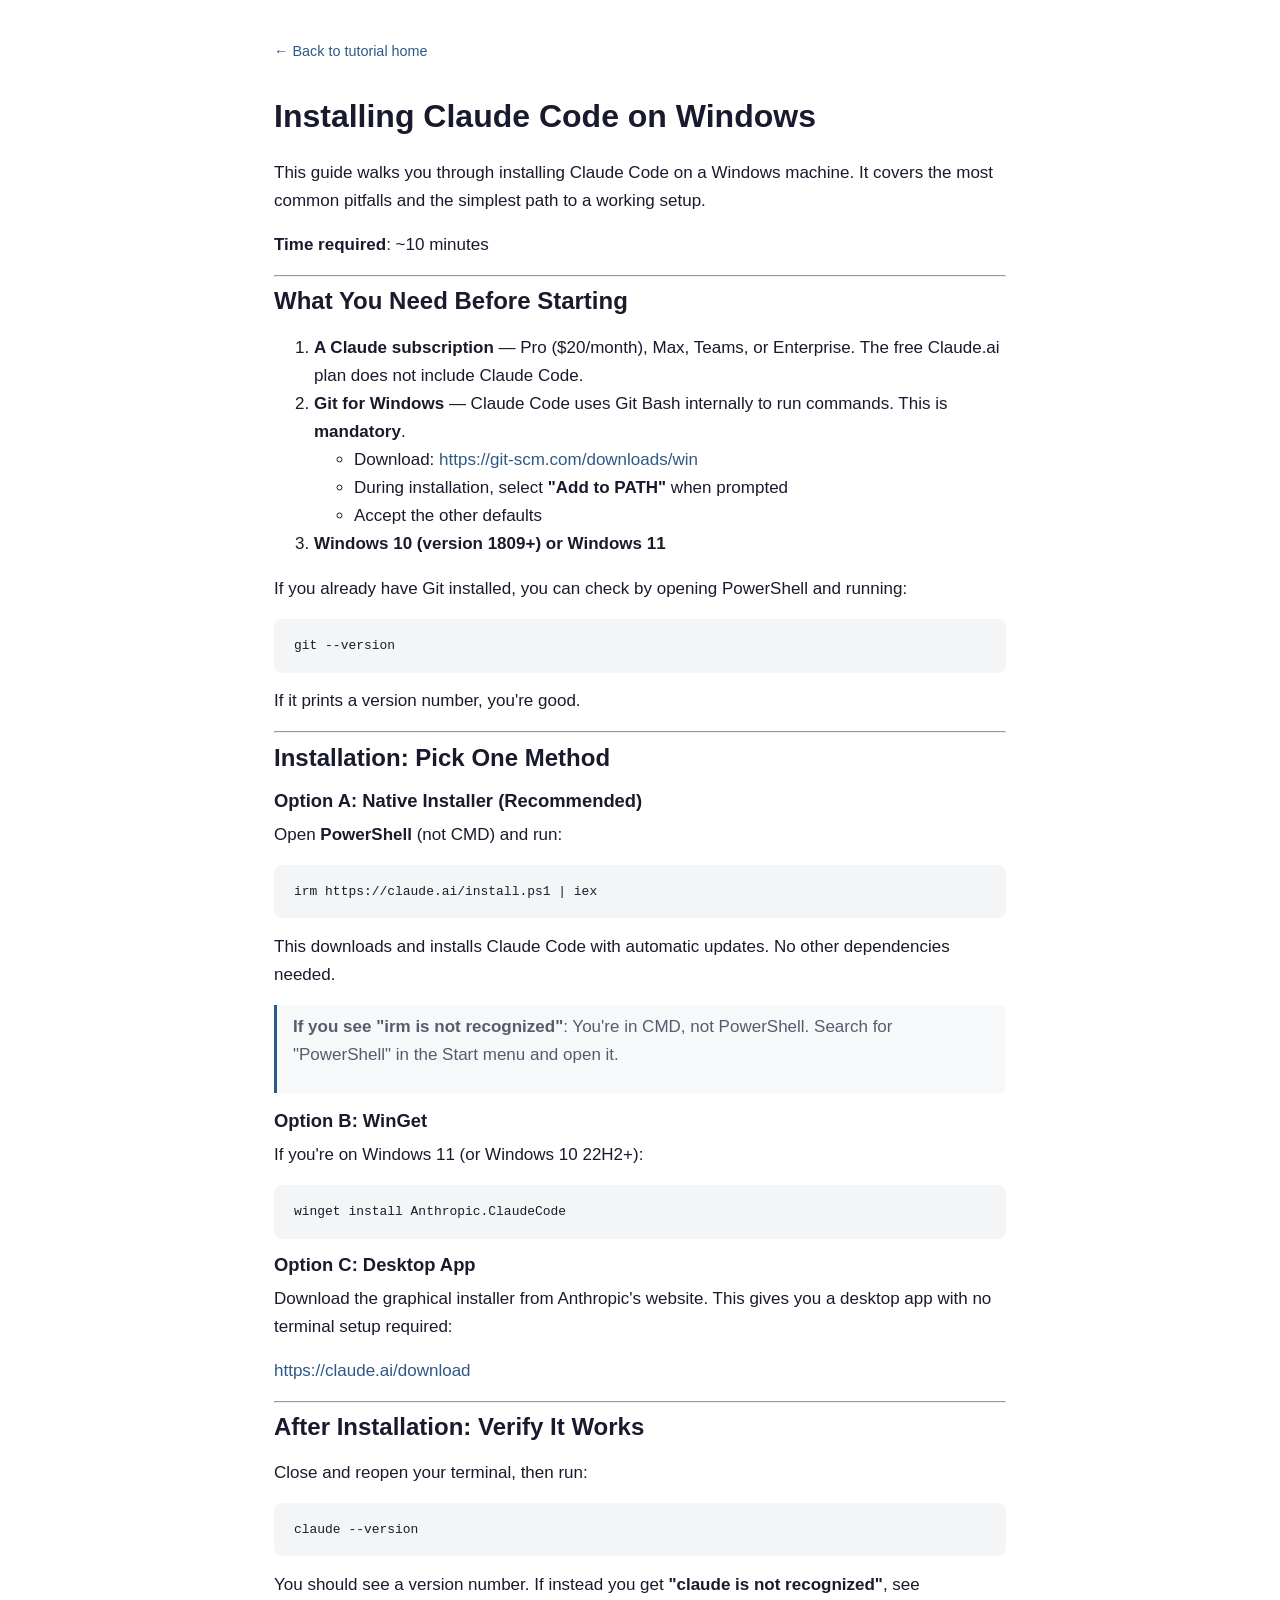
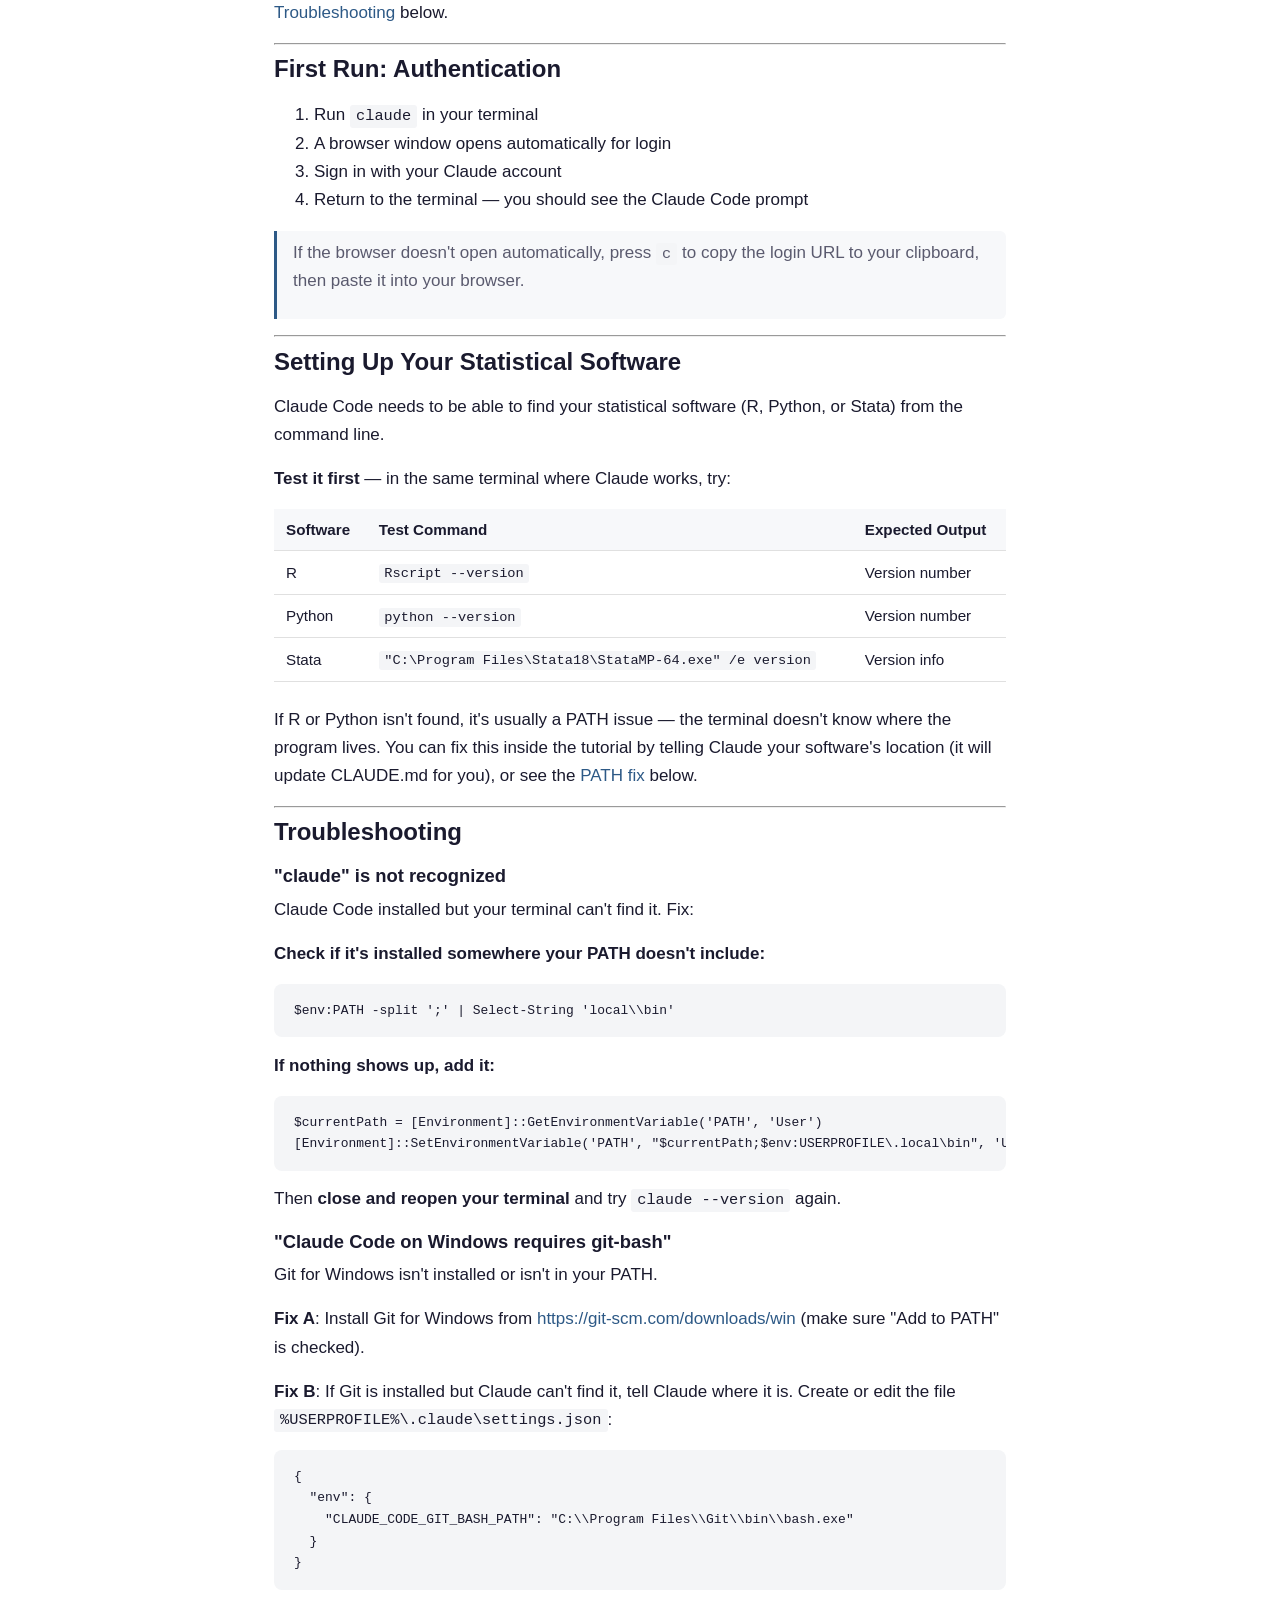
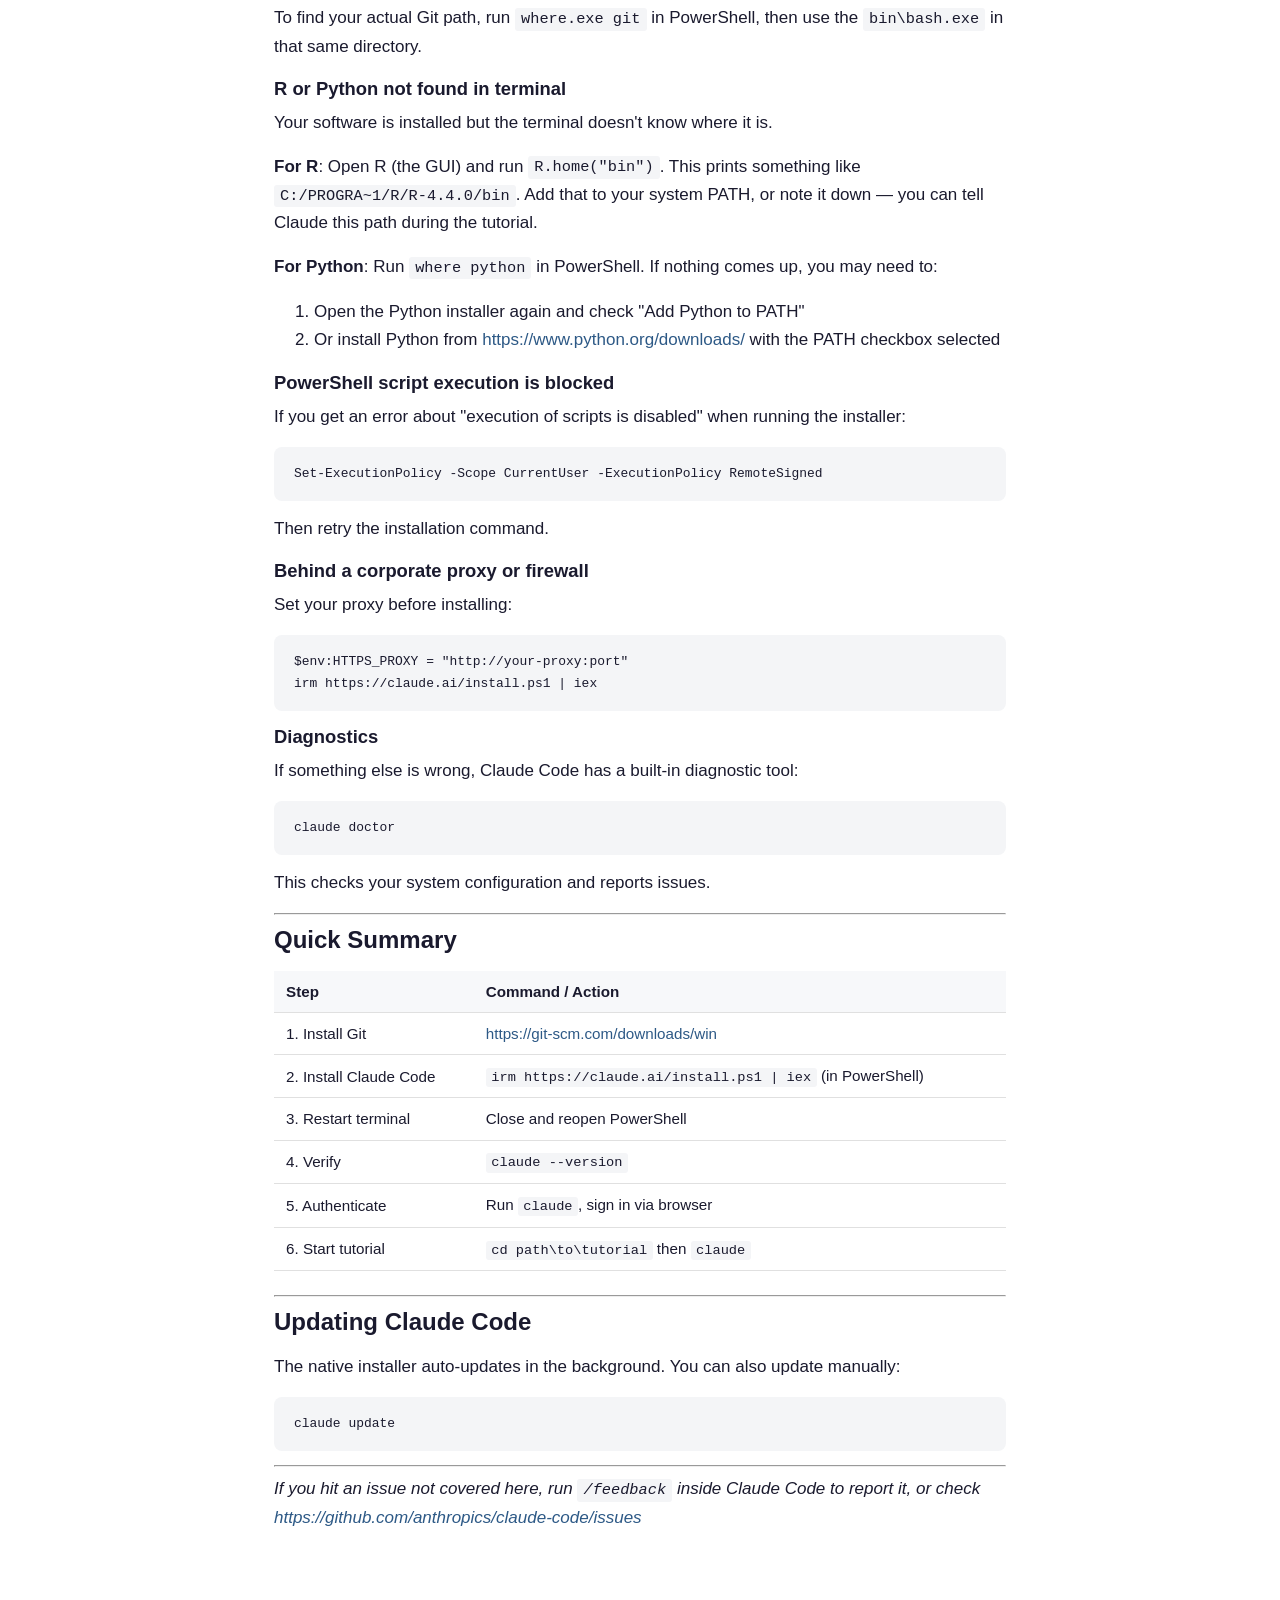
<file: modules/install-windows.html>
<!DOCTYPE html>
<html lang="en">
<head>
  <meta charset="UTF-8">
  <meta name="viewport" content="width=device-width, initial-scale=1.0">
  <title>Installing Claude Code on Windows — Claude Code Tutorial</title>
  <link rel="stylesheet" href="../style.css">
  <link rel="icon" href="../favicon.svg" type="image/svg+xml">
</head>
<body>

  <main class="container" style="padding-top:2.5rem; padding-bottom:4rem;">

    <p class="back-link"><a href="../">&larr; Back to tutorial home</a></p>

    <h1>Installing Claude Code on Windows</h1>

    <p>This guide walks you through installing Claude Code on a Windows machine. It covers the most common pitfalls and the simplest path to a working setup.</p>

    <p><strong>Time required</strong>: ~10 minutes</p>

    <hr>

    <h2>What You Need Before Starting</h2>

    <ol>
      <li><strong>A Claude subscription</strong> &mdash; Pro ($20/month), Max, Teams, or Enterprise. The free Claude.ai plan does not include Claude Code.</li>
      <li>
        <strong>Git for Windows</strong> &mdash; Claude Code uses Git Bash internally to run commands. This is <strong>mandatory</strong>.
        <ul>
          <li>Download: <a href="https://git-scm.com/downloads/win" target="_blank" rel="noopener">https://git-scm.com/downloads/win</a></li>
          <li>During installation, select <strong>"Add to PATH"</strong> when prompted</li>
          <li>Accept the other defaults</li>
        </ul>
      </li>
      <li><strong>Windows 10 (version 1809+) or Windows 11</strong></li>
    </ol>

    <p>If you already have Git installed, you can check by opening PowerShell and running:</p>
    <pre><code class="language-powershell">git --version</code></pre>
    <p>If it prints a version number, you're good.</p>

    <hr>

    <h2>Installation: Pick One Method</h2>

    <h3>Option A: Native Installer (Recommended)</h3>

    <p>Open <strong>PowerShell</strong> (not CMD) and run:</p>

    <pre><code class="language-powershell">irm https://claude.ai/install.ps1 | iex</code></pre>

    <p>This downloads and installs Claude Code with automatic updates. No other dependencies needed.</p>

    <blockquote>
      <p><strong>If you see "irm is not recognized"</strong>: You're in CMD, not PowerShell. Search for "PowerShell" in the Start menu and open it.</p>
    </blockquote>

    <h3>Option B: WinGet</h3>

    <p>If you're on Windows 11 (or Windows 10 22H2+):</p>

    <pre><code class="language-powershell">winget install Anthropic.ClaudeCode</code></pre>

    <h3>Option C: Desktop App</h3>

    <p>Download the graphical installer from Anthropic's website. This gives you a desktop app with no terminal setup required:</p>

    <p><a href="https://claude.ai/download" target="_blank" rel="noopener">https://claude.ai/download</a></p>

    <hr>

    <h2>After Installation: Verify It Works</h2>

    <p>Close and reopen your terminal, then run:</p>

    <pre><code class="language-powershell">claude --version</code></pre>

    <p>You should see a version number. If instead you get <strong>"claude is not recognized"</strong>, see <a href="#troubleshooting">Troubleshooting</a> below.</p>

    <hr>

    <h2>First Run: Authentication</h2>

    <ol>
      <li>Run <code>claude</code> in your terminal</li>
      <li>A browser window opens automatically for login</li>
      <li>Sign in with your Claude account</li>
      <li>Return to the terminal &mdash; you should see the Claude Code prompt</li>
    </ol>

    <blockquote>
      <p>If the browser doesn't open automatically, press <code>c</code> to copy the login URL to your clipboard, then paste it into your browser.</p>
    </blockquote>

    <hr>

    <h2>Setting Up Your Statistical Software</h2>

    <p>Claude Code needs to be able to find your statistical software (R, Python, or Stata) from the command line.</p>

    <p><strong>Test it first</strong> &mdash; in the same terminal where Claude works, try:</p>

    <table>
      <thead>
        <tr>
          <th>Software</th>
          <th>Test Command</th>
          <th>Expected Output</th>
        </tr>
      </thead>
      <tbody>
        <tr>
          <td>R</td>
          <td><code>Rscript --version</code></td>
          <td>Version number</td>
        </tr>
        <tr>
          <td>Python</td>
          <td><code>python --version</code></td>
          <td>Version number</td>
        </tr>
        <tr>
          <td>Stata</td>
          <td><code>"C:\Program Files\Stata18\StataMP-64.exe" /e version</code></td>
          <td>Version info</td>
        </tr>
      </tbody>
    </table>

    <p>If R or Python isn't found, it's usually a PATH issue &mdash; the terminal doesn't know where the program lives. You can fix this inside the tutorial by telling Claude your software's location (it will update CLAUDE.md for you), or see the <a href="#r-or-python-not-found-in-terminal">PATH fix</a> below.</p>

    <hr>

    <h2 id="troubleshooting">Troubleshooting</h2>

    <h3>"claude" is not recognized</h3>

    <p>Claude Code installed but your terminal can't find it. Fix:</p>

    <p><strong>Check if it's installed somewhere your PATH doesn't include:</strong></p>
    <pre><code class="language-powershell">$env:PATH -split ';' | Select-String 'local\\bin'</code></pre>

    <p><strong>If nothing shows up, add it:</strong></p>
    <pre><code class="language-powershell">$currentPath = [Environment]::GetEnvironmentVariable('PATH', 'User')
[Environment]::SetEnvironmentVariable('PATH', "$currentPath;$env:USERPROFILE\.local\bin", 'User')</code></pre>

    <p>Then <strong>close and reopen your terminal</strong> and try <code>claude --version</code> again.</p>

    <h3>"Claude Code on Windows requires git-bash"</h3>

    <p>Git for Windows isn't installed or isn't in your PATH.</p>

    <p><strong>Fix A</strong>: Install Git for Windows from <a href="https://git-scm.com/downloads/win" target="_blank" rel="noopener">https://git-scm.com/downloads/win</a> (make sure "Add to PATH" is checked).</p>

    <p><strong>Fix B</strong>: If Git is installed but Claude can't find it, tell Claude where it is. Create or edit the file <code>%USERPROFILE%\.claude\settings.json</code>:</p>
    <pre><code class="language-json">{
  "env": {
    "CLAUDE_CODE_GIT_BASH_PATH": "C:\\Program Files\\Git\\bin\\bash.exe"
  }
}</code></pre>

    <p>To find your actual Git path, run <code>where.exe git</code> in PowerShell, then use the <code>bin\bash.exe</code> in that same directory.</p>

    <h3 id="r-or-python-not-found-in-terminal">R or Python not found in terminal</h3>

    <p>Your software is installed but the terminal doesn't know where it is.</p>

    <p><strong>For R</strong>: Open R (the GUI) and run <code>R.home("bin")</code>. This prints something like <code>C:/PROGRA~1/R/R-4.4.0/bin</code>. Add that to your system PATH, or note it down &mdash; you can tell Claude this path during the tutorial.</p>

    <p><strong>For Python</strong>: Run <code>where python</code> in PowerShell. If nothing comes up, you may need to:</p>
    <ol>
      <li>Open the Python installer again and check "Add Python to PATH"</li>
      <li>Or install Python from <a href="https://www.python.org/downloads/" target="_blank" rel="noopener">https://www.python.org/downloads/</a> with the PATH checkbox selected</li>
    </ol>

    <h3>PowerShell script execution is blocked</h3>

    <p>If you get an error about "execution of scripts is disabled" when running the installer:</p>

    <pre><code class="language-powershell">Set-ExecutionPolicy -Scope CurrentUser -ExecutionPolicy RemoteSigned</code></pre>

    <p>Then retry the installation command.</p>

    <h3>Behind a corporate proxy or firewall</h3>

    <p>Set your proxy before installing:</p>
    <pre><code class="language-powershell">$env:HTTPS_PROXY = "http://your-proxy:port"
irm https://claude.ai/install.ps1 | iex</code></pre>

    <h3>Diagnostics</h3>

    <p>If something else is wrong, Claude Code has a built-in diagnostic tool:</p>
    <pre><code class="language-powershell">claude doctor</code></pre>

    <p>This checks your system configuration and reports issues.</p>

    <hr>

    <h2>Quick Summary</h2>

    <table>
      <thead>
        <tr>
          <th>Step</th>
          <th>Command / Action</th>
        </tr>
      </thead>
      <tbody>
        <tr>
          <td>1. Install Git</td>
          <td><a href="https://git-scm.com/downloads/win" target="_blank" rel="noopener">https://git-scm.com/downloads/win</a></td>
        </tr>
        <tr>
          <td>2. Install Claude Code</td>
          <td><code>irm https://claude.ai/install.ps1 | iex</code> (in PowerShell)</td>
        </tr>
        <tr>
          <td>3. Restart terminal</td>
          <td>Close and reopen PowerShell</td>
        </tr>
        <tr>
          <td>4. Verify</td>
          <td><code>claude --version</code></td>
        </tr>
        <tr>
          <td>5. Authenticate</td>
          <td>Run <code>claude</code>, sign in via browser</td>
        </tr>
        <tr>
          <td>6. Start tutorial</td>
          <td><code>cd path\to\tutorial</code> then <code>claude</code></td>
        </tr>
      </tbody>
    </table>

    <hr>

    <h2>Updating Claude Code</h2>

    <p>The native installer auto-updates in the background. You can also update manually:</p>
    <pre><code class="language-powershell">claude update</code></pre>

    <hr>

    <p><em>If you hit an issue not covered here, run <code>/feedback</code> inside Claude Code to report it, or check <a href="https://github.com/anthropics/claude-code/issues" target="_blank" rel="noopener">https://github.com/anthropics/claude-code/issues</a></em></p>

  </main>

</body>
</html>
</file>
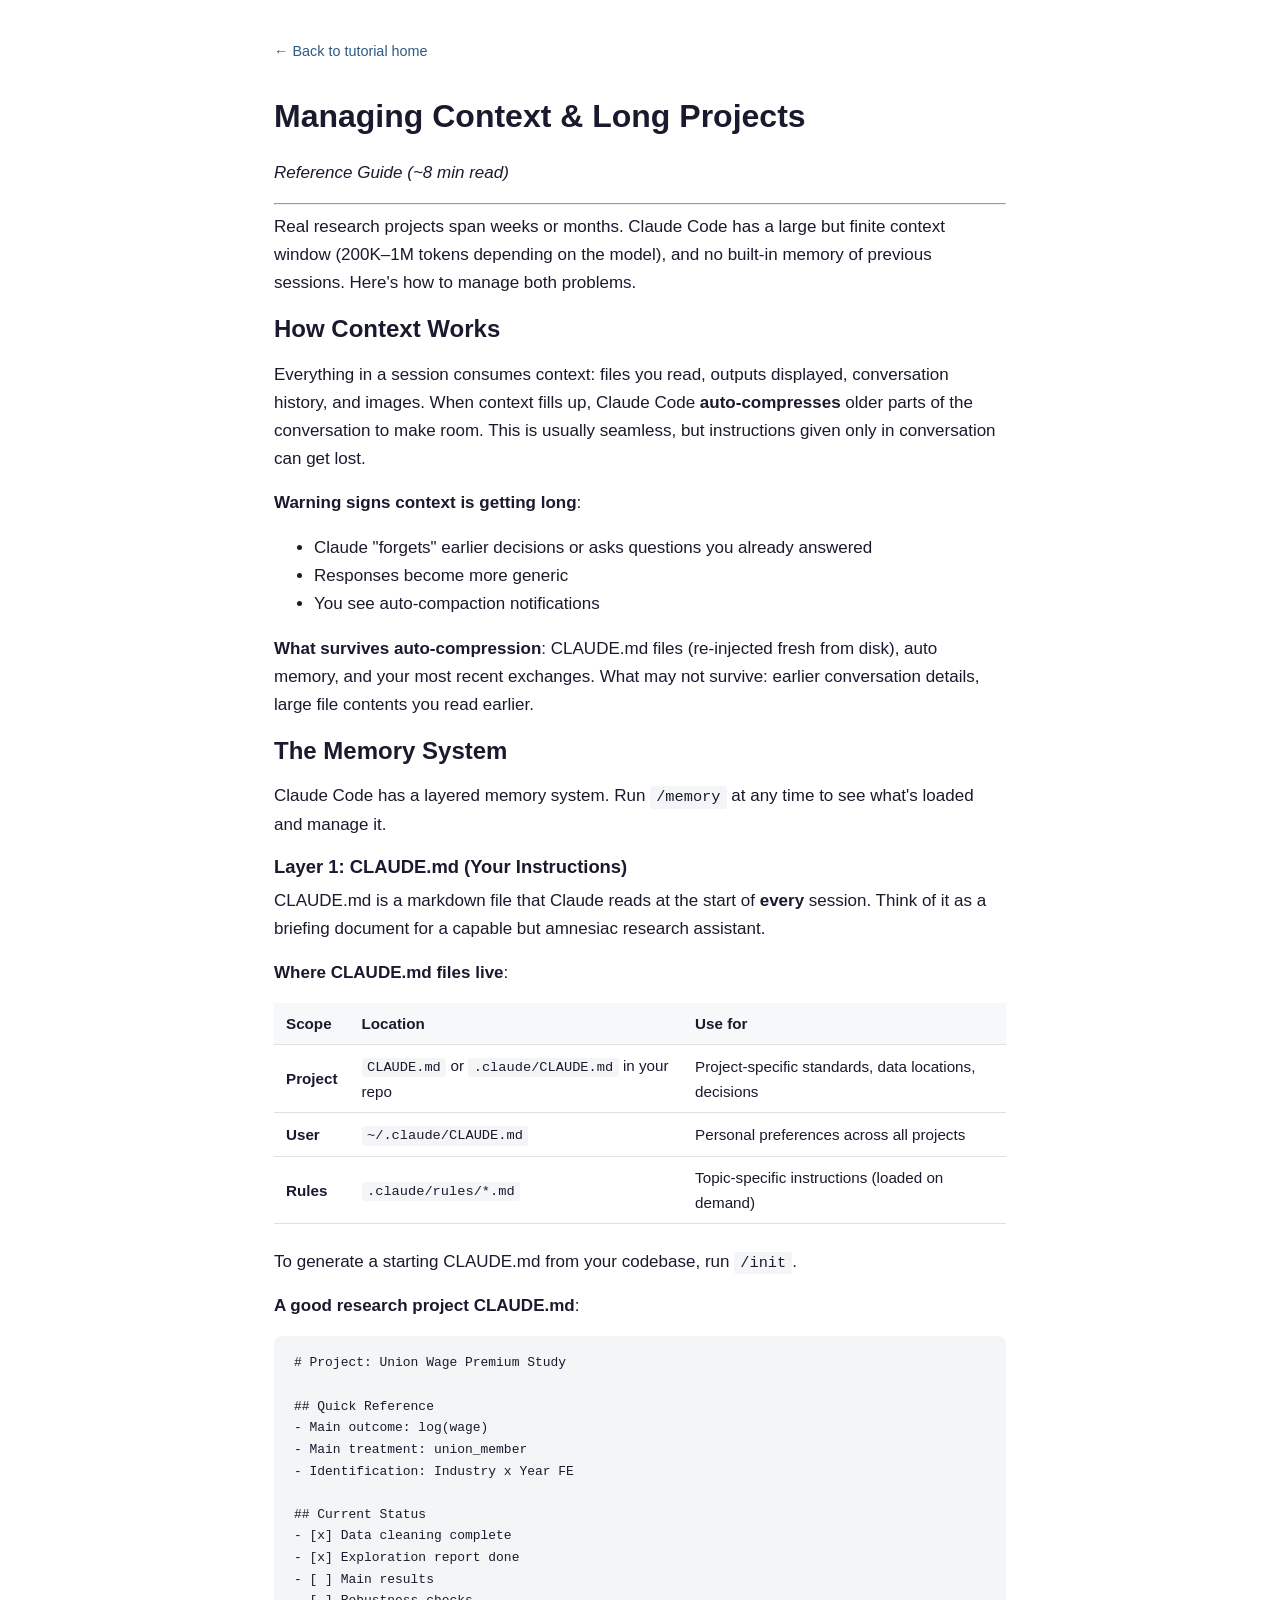
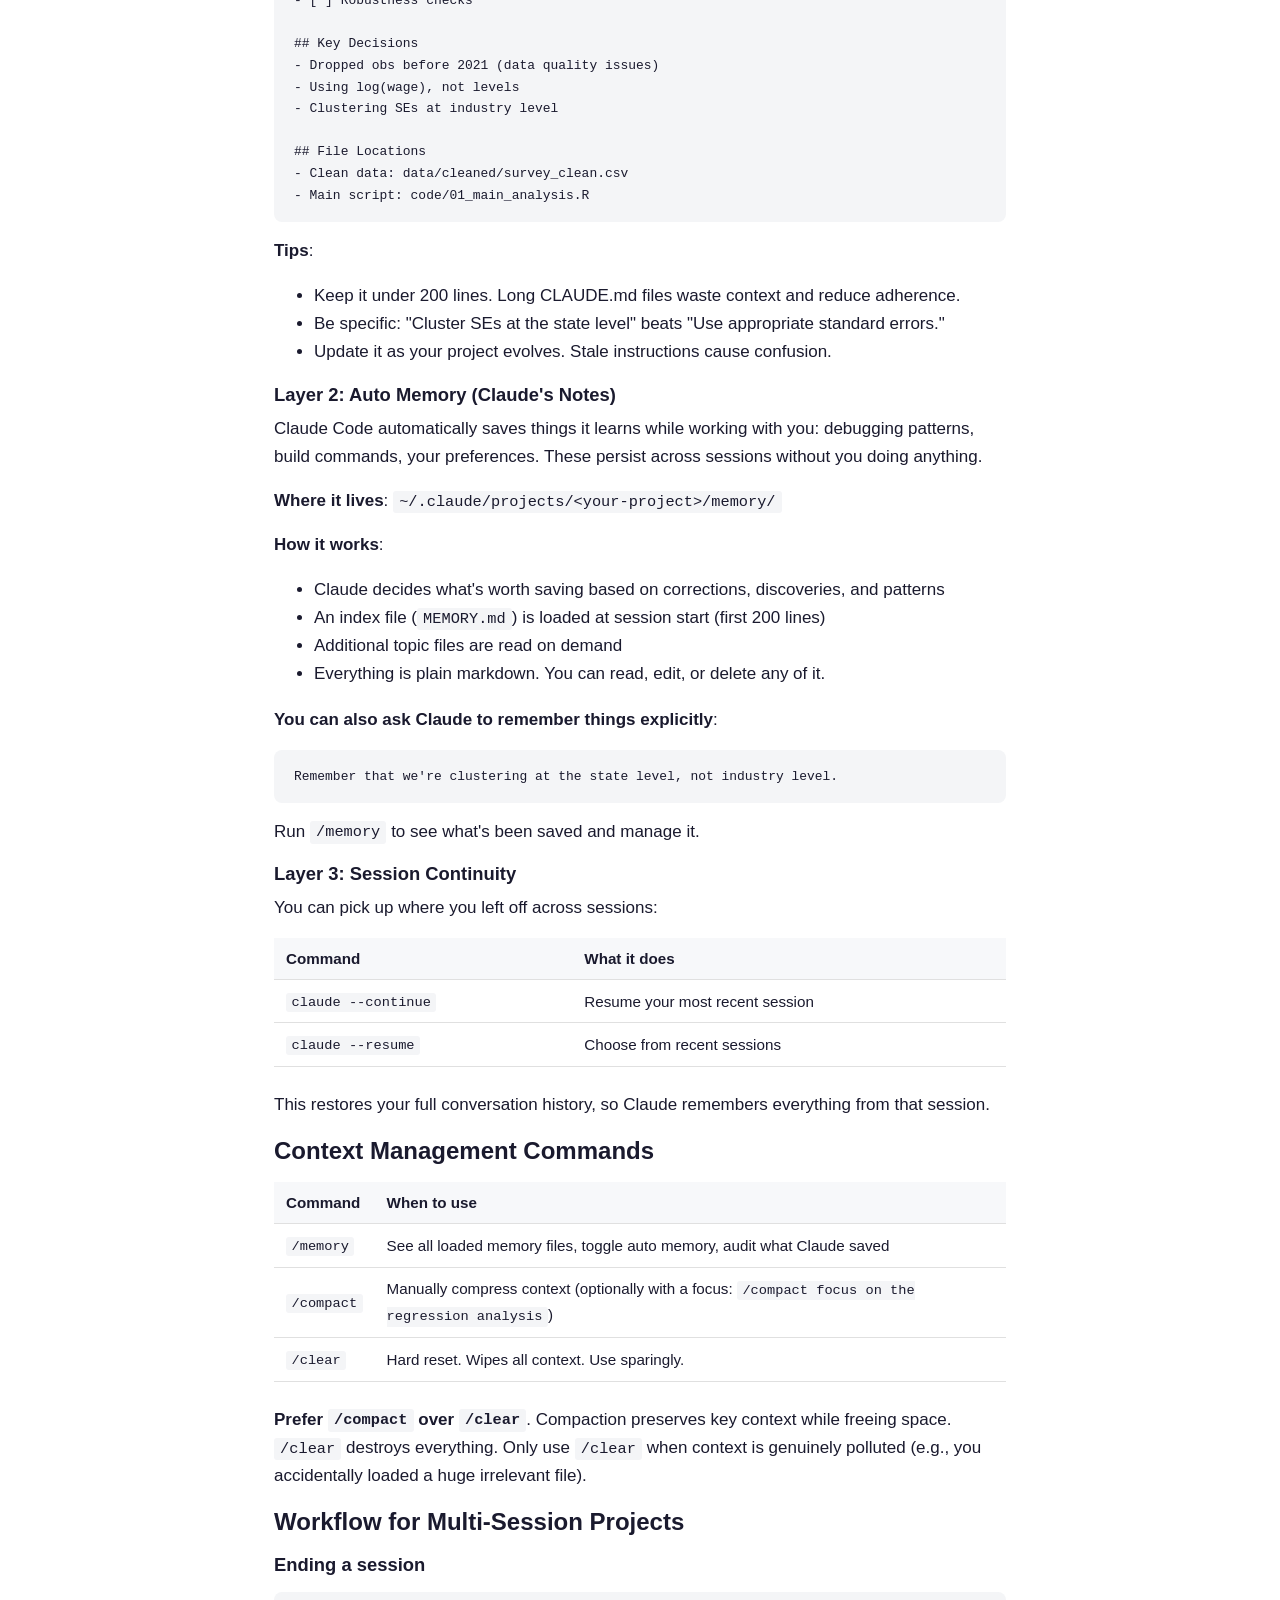
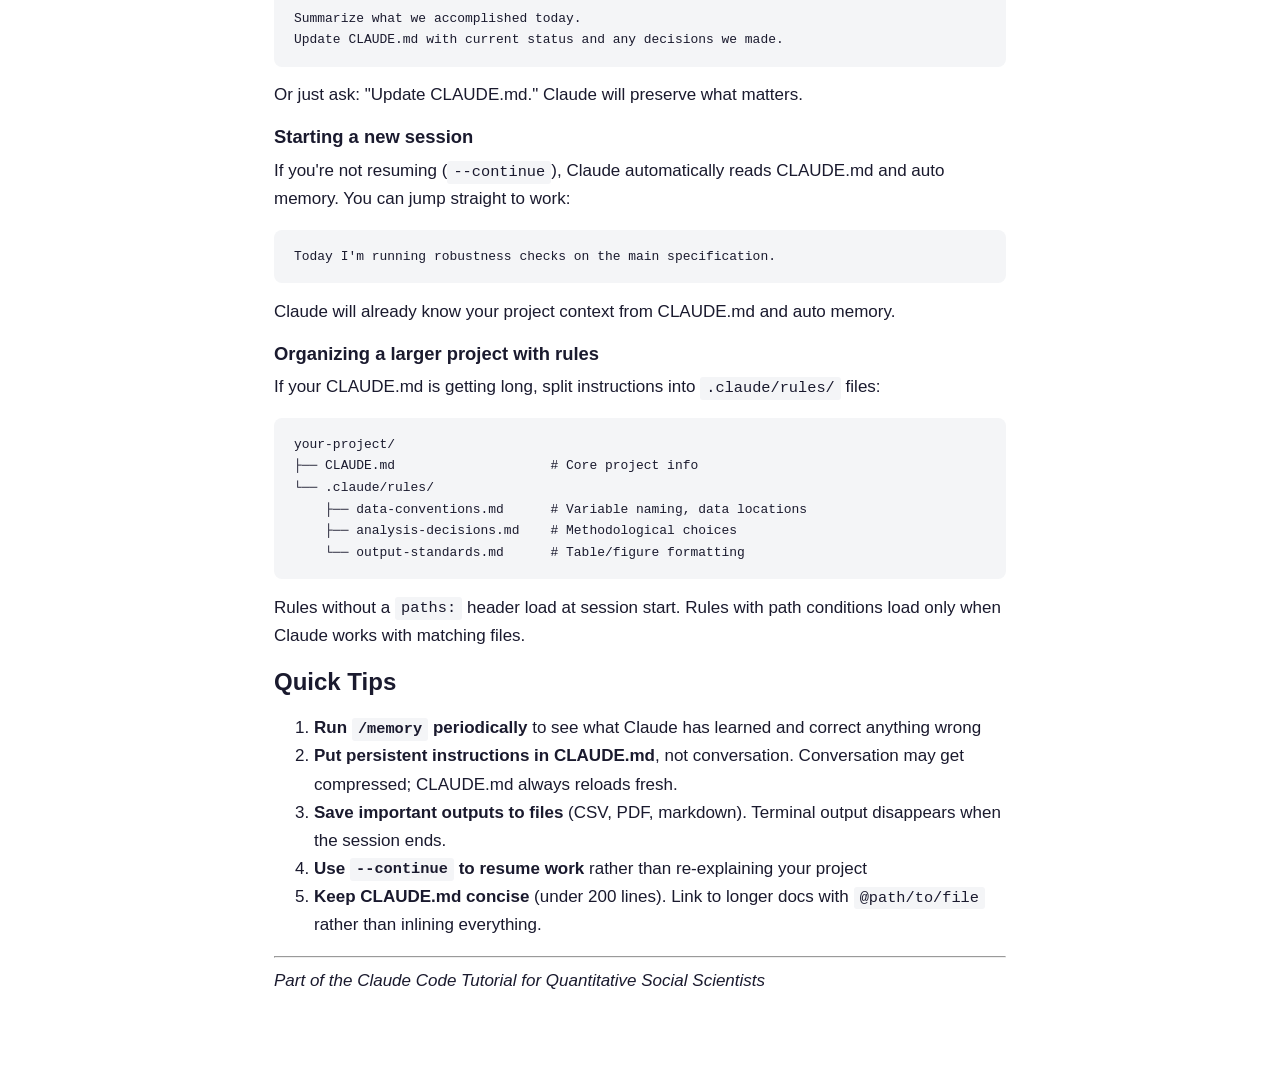
<file: modules/memory.html>
<!DOCTYPE html>
<html lang="en">
<head>
  <meta charset="UTF-8">
  <meta name="viewport" content="width=device-width, initial-scale=1.0">
  <title>Managing Context &amp; Long Projects — Claude Code Tutorial</title>
  <link rel="stylesheet" href="../style.css">
  <link rel="icon" href="../favicon.svg" type="image/svg+xml">
</head>
<body>

  <main class="container" style="padding-top:2.5rem; padding-bottom:4rem;">

    <p class="back-link"><a href="../">&larr; Back to tutorial home</a></p>

    <h1>Managing Context &amp; Long Projects</h1>
    <p><em>Reference Guide (~8 min read)</em></p>

    <hr>

    <p>Real research projects span weeks or months. Claude Code has a large but finite context window (200K&ndash;1M tokens depending on the model), and no built-in memory of previous sessions. Here's how to manage both problems.</p>

    <h2>How Context Works</h2>

    <p>Everything in a session consumes context: files you read, outputs displayed, conversation history, and images. When context fills up, Claude Code <strong>auto-compresses</strong> older parts of the conversation to make room. This is usually seamless, but instructions given only in conversation can get lost.</p>

    <p><strong>Warning signs context is getting long</strong>:</p>
    <ul>
      <li>Claude "forgets" earlier decisions or asks questions you already answered</li>
      <li>Responses become more generic</li>
      <li>You see auto-compaction notifications</li>
    </ul>

    <p><strong>What survives auto-compression</strong>: CLAUDE.md files (re-injected fresh from disk), auto memory, and your most recent exchanges. What may not survive: earlier conversation details, large file contents you read earlier.</p>

    <h2>The Memory System</h2>

    <p>Claude Code has a layered memory system. Run <code>/memory</code> at any time to see what's loaded and manage it.</p>

    <h3>Layer 1: CLAUDE.md (Your Instructions)</h3>

    <p>CLAUDE.md is a markdown file that Claude reads at the start of <strong>every</strong> session. Think of it as a briefing document for a capable but amnesiac research assistant.</p>

    <p><strong>Where CLAUDE.md files live</strong>:</p>

    <table>
      <thead>
        <tr>
          <th>Scope</th>
          <th>Location</th>
          <th>Use for</th>
        </tr>
      </thead>
      <tbody>
        <tr>
          <td><strong>Project</strong></td>
          <td><code>CLAUDE.md</code> or <code>.claude/CLAUDE.md</code> in your repo</td>
          <td>Project-specific standards, data locations, decisions</td>
        </tr>
        <tr>
          <td><strong>User</strong></td>
          <td><code>~/.claude/CLAUDE.md</code></td>
          <td>Personal preferences across all projects</td>
        </tr>
        <tr>
          <td><strong>Rules</strong></td>
          <td><code>.claude/rules/*.md</code></td>
          <td>Topic-specific instructions (loaded on demand)</td>
        </tr>
      </tbody>
    </table>

    <p>To generate a starting CLAUDE.md from your codebase, run <code>/init</code>.</p>

    <p><strong>A good research project CLAUDE.md</strong>:</p>
    <pre><code class="language-markdown"># Project: Union Wage Premium Study

## Quick Reference
- Main outcome: log(wage)
- Main treatment: union_member
- Identification: Industry x Year FE

## Current Status
- [x] Data cleaning complete
- [x] Exploration report done
- [ ] Main results
- [ ] Robustness checks

## Key Decisions
- Dropped obs before 2021 (data quality issues)
- Using log(wage), not levels
- Clustering SEs at industry level

## File Locations
- Clean data: data/cleaned/survey_clean.csv
- Main script: code/01_main_analysis.R</code></pre>

    <p><strong>Tips</strong>:</p>
    <ul>
      <li>Keep it under 200 lines. Long CLAUDE.md files waste context and reduce adherence.</li>
      <li>Be specific: "Cluster SEs at the state level" beats "Use appropriate standard errors."</li>
      <li>Update it as your project evolves. Stale instructions cause confusion.</li>
    </ul>

    <h3>Layer 2: Auto Memory (Claude's Notes)</h3>

    <p>Claude Code automatically saves things it learns while working with you: debugging patterns, build commands, your preferences. These persist across sessions without you doing anything.</p>

    <p><strong>Where it lives</strong>: <code>~/.claude/projects/&lt;your-project&gt;/memory/</code></p>

    <p><strong>How it works</strong>:</p>
    <ul>
      <li>Claude decides what's worth saving based on corrections, discoveries, and patterns</li>
      <li>An index file (<code>MEMORY.md</code>) is loaded at session start (first 200 lines)</li>
      <li>Additional topic files are read on demand</li>
      <li>Everything is plain markdown. You can read, edit, or delete any of it.</li>
    </ul>

    <p><strong>You can also ask Claude to remember things explicitly</strong>:</p>
    <pre><code>Remember that we're clustering at the state level, not industry level.</code></pre>

    <p>Run <code>/memory</code> to see what's been saved and manage it.</p>

    <h3>Layer 3: Session Continuity</h3>

    <p>You can pick up where you left off across sessions:</p>

    <table>
      <thead>
        <tr>
          <th>Command</th>
          <th>What it does</th>
        </tr>
      </thead>
      <tbody>
        <tr>
          <td><code>claude --continue</code></td>
          <td>Resume your most recent session</td>
        </tr>
        <tr>
          <td><code>claude --resume</code></td>
          <td>Choose from recent sessions</td>
        </tr>
      </tbody>
    </table>

    <p>This restores your full conversation history, so Claude remembers everything from that session.</p>

    <h2>Context Management Commands</h2>

    <table>
      <thead>
        <tr>
          <th>Command</th>
          <th>When to use</th>
        </tr>
      </thead>
      <tbody>
        <tr>
          <td><code>/memory</code></td>
          <td>See all loaded memory files, toggle auto memory, audit what Claude saved</td>
        </tr>
        <tr>
          <td><code>/compact</code></td>
          <td>Manually compress context (optionally with a focus: <code>/compact focus on the regression analysis</code>)</td>
        </tr>
        <tr>
          <td><code>/clear</code></td>
          <td>Hard reset. Wipes all context. Use sparingly.</td>
        </tr>
      </tbody>
    </table>

    <p><strong>Prefer <code>/compact</code> over <code>/clear</code></strong>. Compaction preserves key context while freeing space. <code>/clear</code> destroys everything. Only use <code>/clear</code> when context is genuinely polluted (e.g., you accidentally loaded a huge irrelevant file).</p>

    <h2>Workflow for Multi-Session Projects</h2>

    <h3>Ending a session</h3>

    <pre><code>Summarize what we accomplished today.
Update CLAUDE.md with current status and any decisions we made.</code></pre>

    <p>Or just ask: "Update CLAUDE.md." Claude will preserve what matters.</p>

    <h3>Starting a new session</h3>

    <p>If you're not resuming (<code>--continue</code>), Claude automatically reads CLAUDE.md and auto memory. You can jump straight to work:</p>

    <pre><code>Today I'm running robustness checks on the main specification.</code></pre>

    <p>Claude will already know your project context from CLAUDE.md and auto memory.</p>

    <h3>Organizing a larger project with rules</h3>

    <p>If your CLAUDE.md is getting long, split instructions into <code>.claude/rules/</code> files:</p>

    <pre><code>your-project/
├── CLAUDE.md                    # Core project info
└── .claude/rules/
    ├── data-conventions.md      # Variable naming, data locations
    ├── analysis-decisions.md    # Methodological choices
    └── output-standards.md      # Table/figure formatting</code></pre>

    <p>Rules without a <code>paths:</code> header load at session start. Rules with path conditions load only when Claude works with matching files.</p>

    <h2>Quick Tips</h2>

    <ol>
      <li><strong>Run <code>/memory</code> periodically</strong> to see what Claude has learned and correct anything wrong</li>
      <li><strong>Put persistent instructions in CLAUDE.md</strong>, not conversation. Conversation may get compressed; CLAUDE.md always reloads fresh.</li>
      <li><strong>Save important outputs to files</strong> (CSV, PDF, markdown). Terminal output disappears when the session ends.</li>
      <li><strong>Use <code>--continue</code> to resume work</strong> rather than re-explaining your project</li>
      <li><strong>Keep CLAUDE.md concise</strong> (under 200 lines). Link to longer docs with <code>@path/to/file</code> rather than inlining everything.</li>
    </ol>

    <hr>

    <p><em>Part of the Claude Code Tutorial for Quantitative Social Scientists</em></p>

  </main>

</body>
</html>
</file>
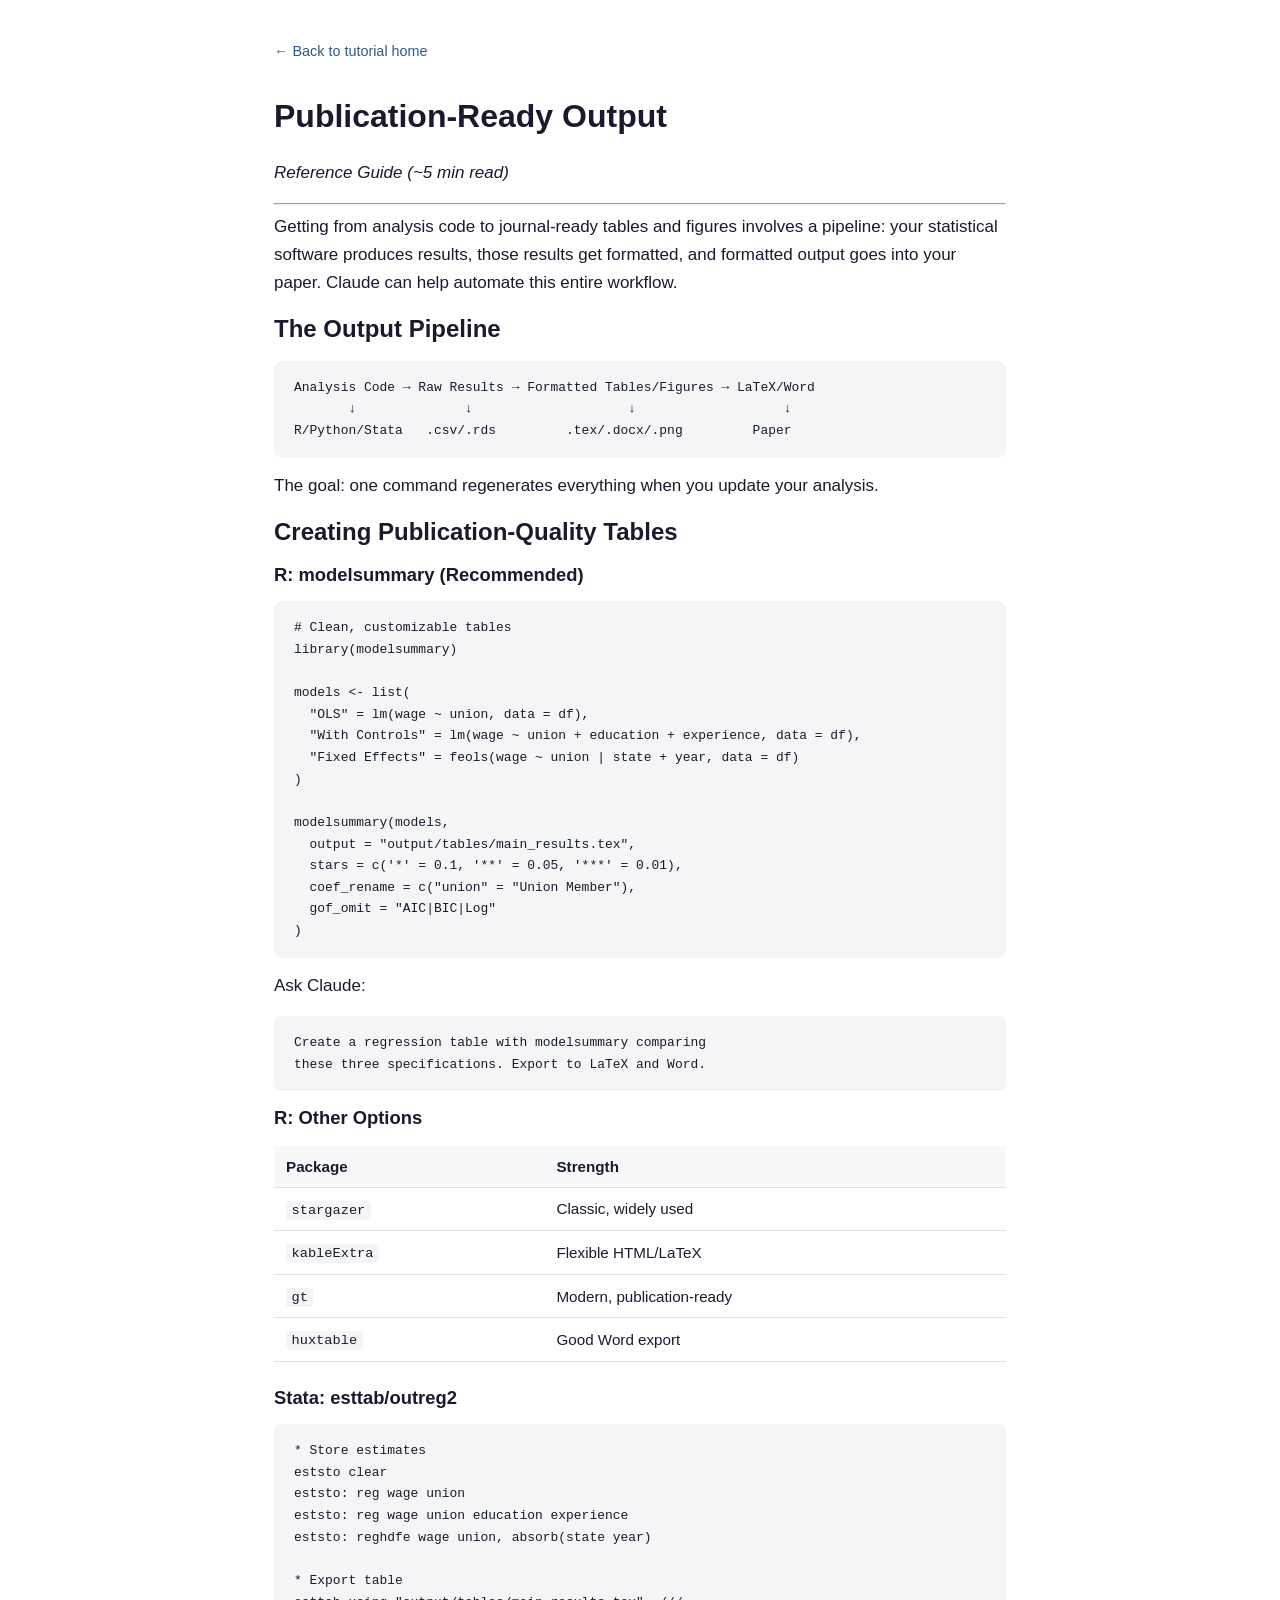
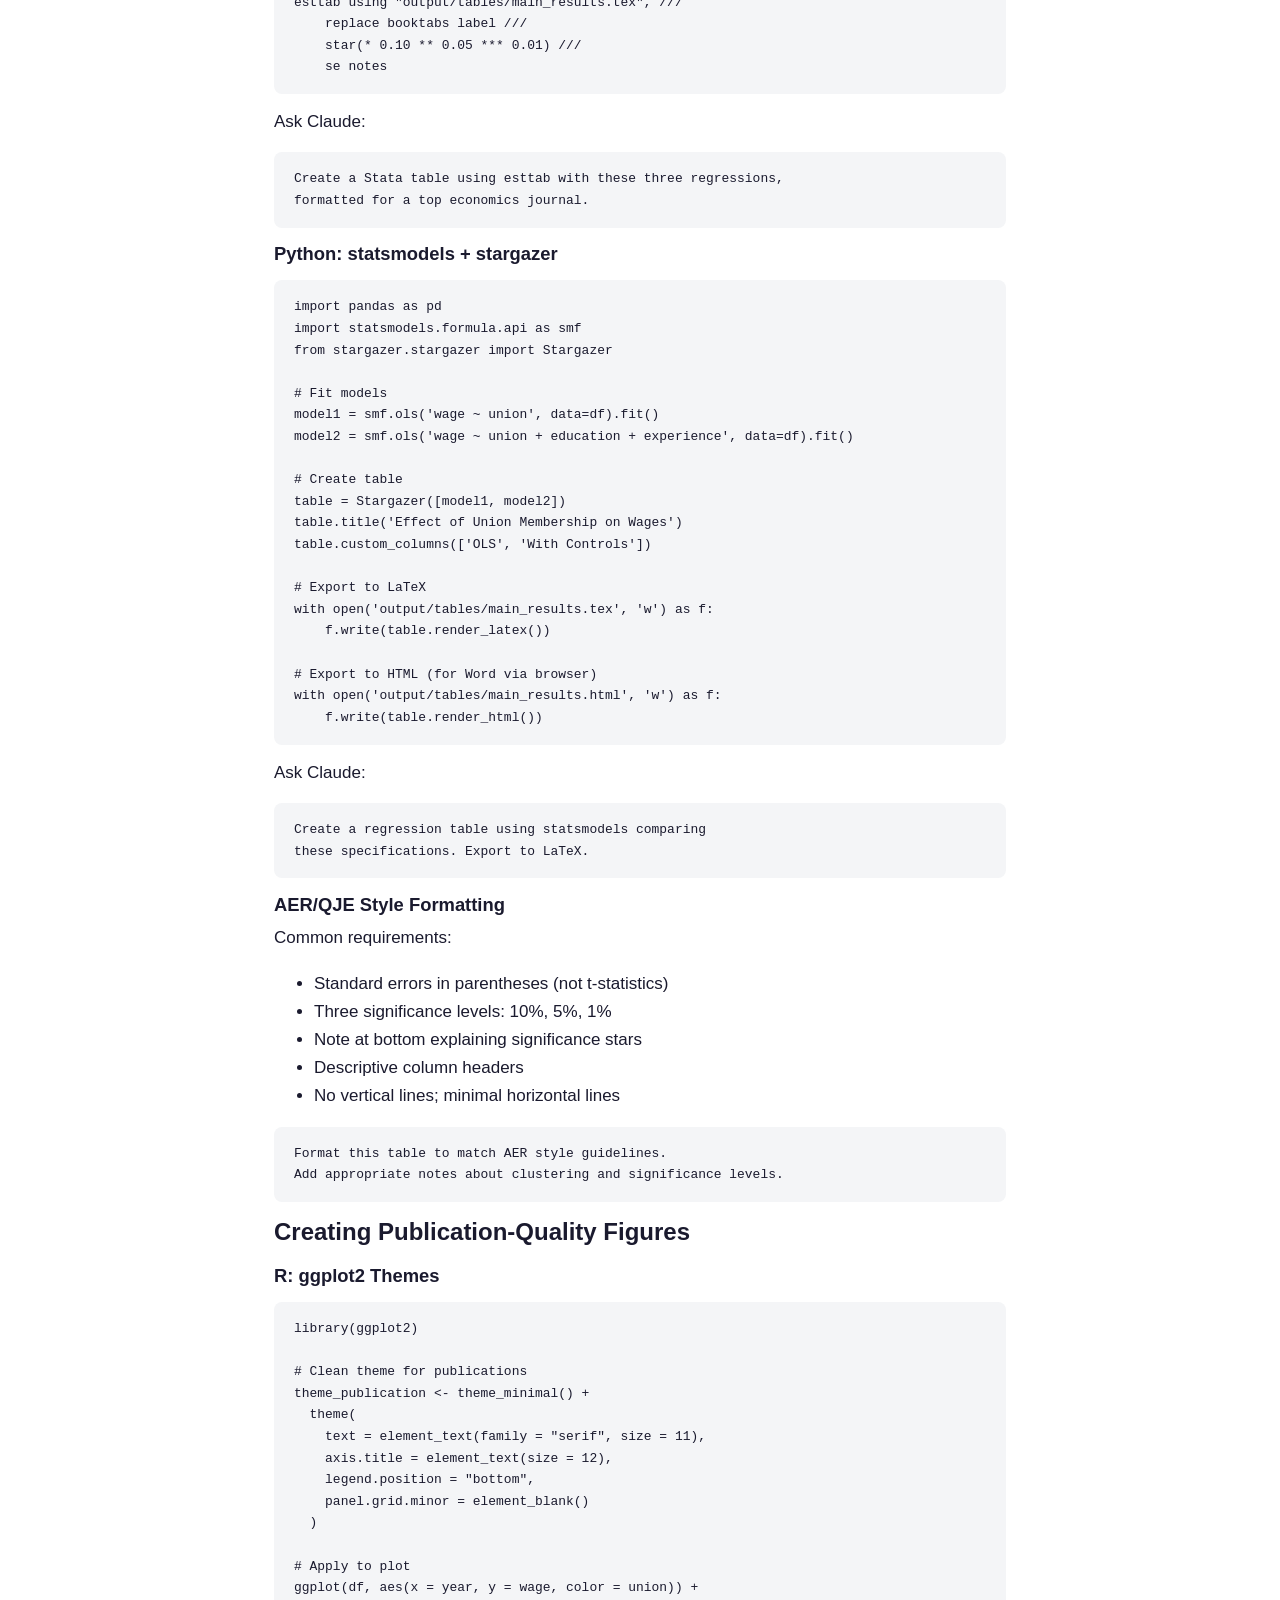
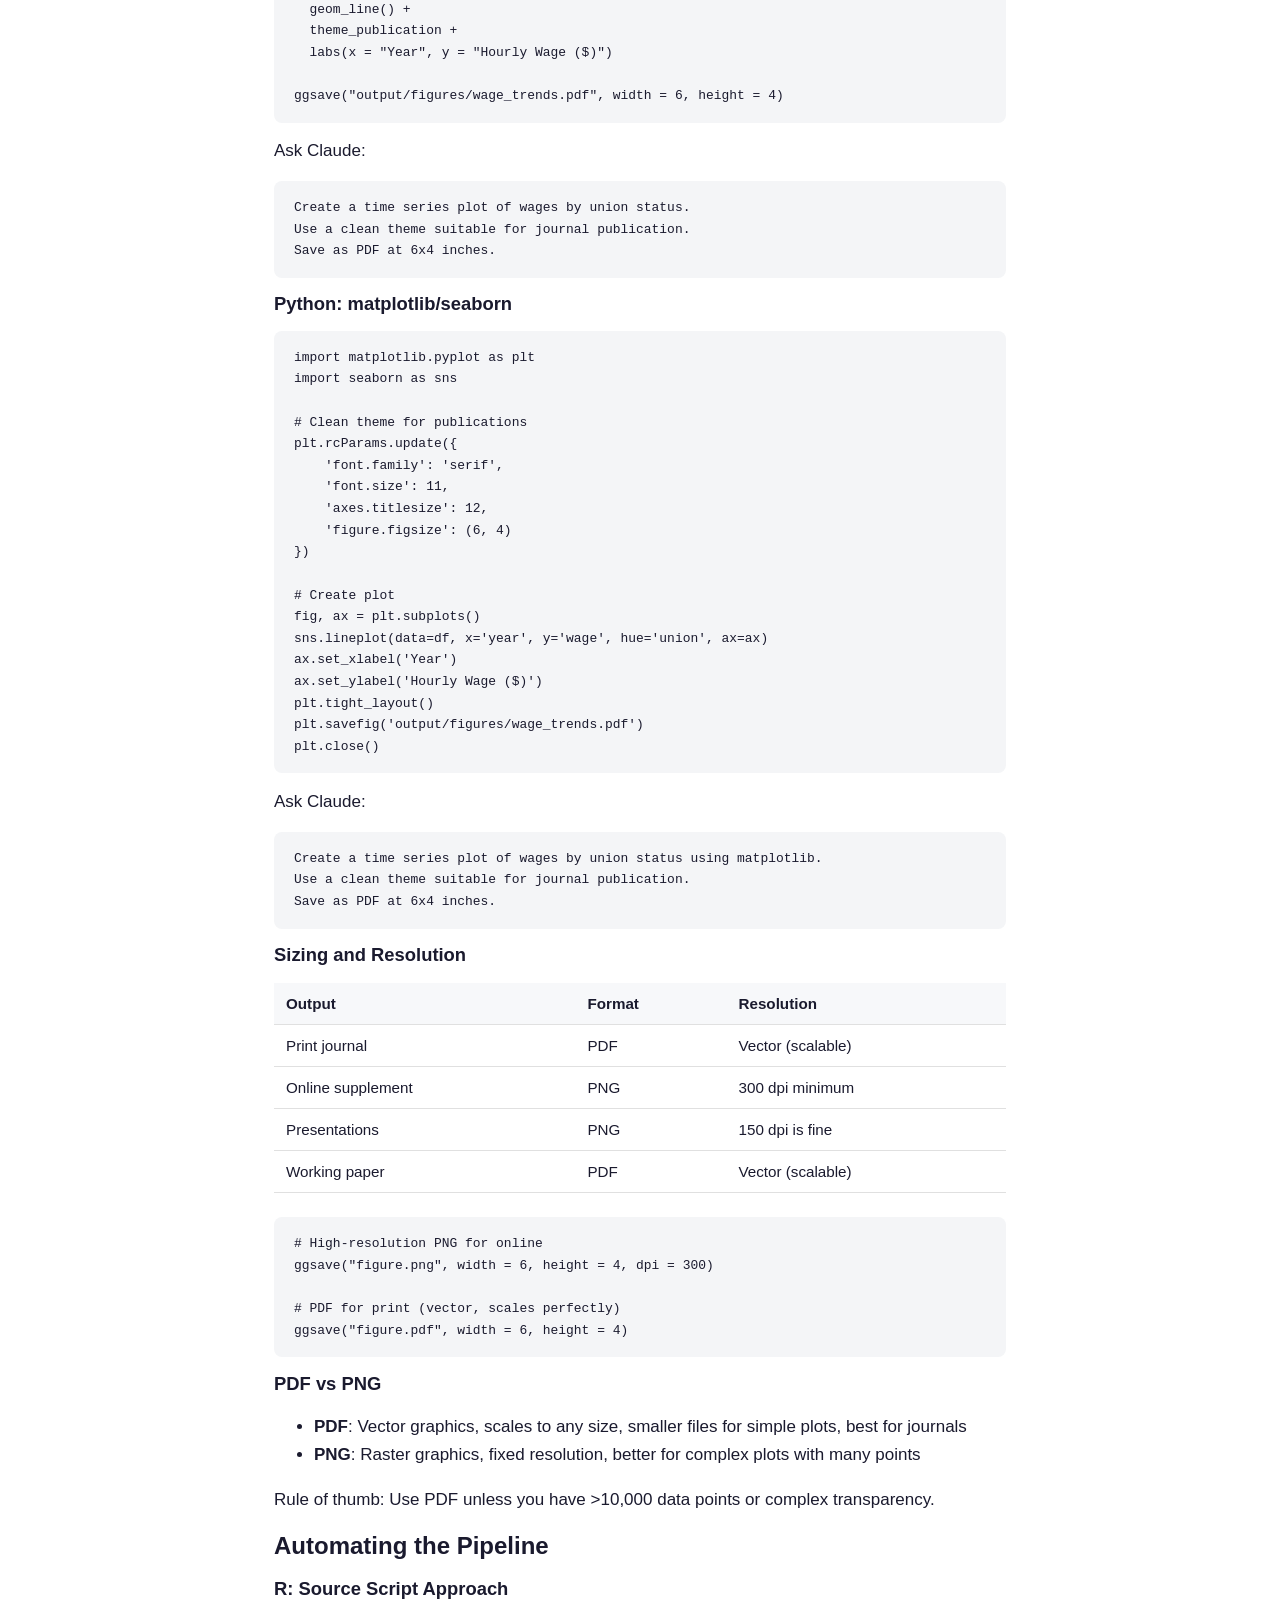
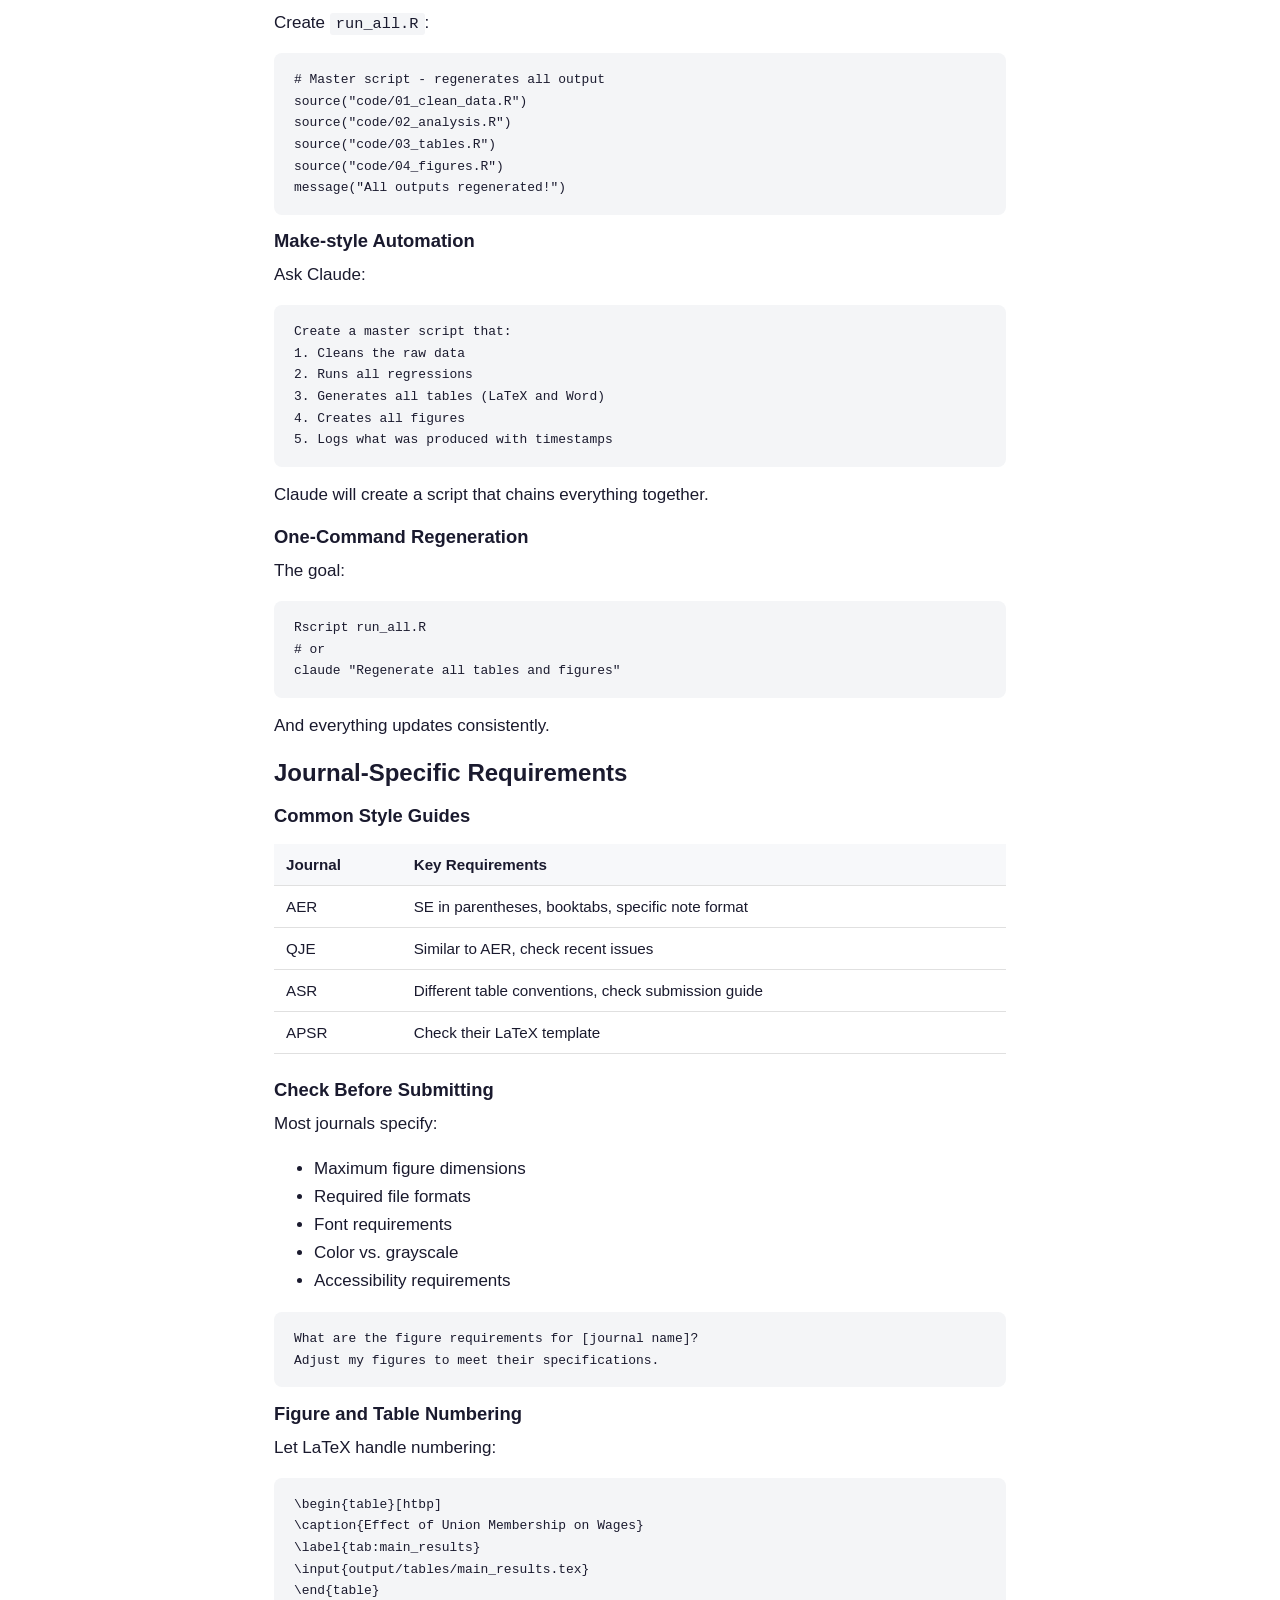
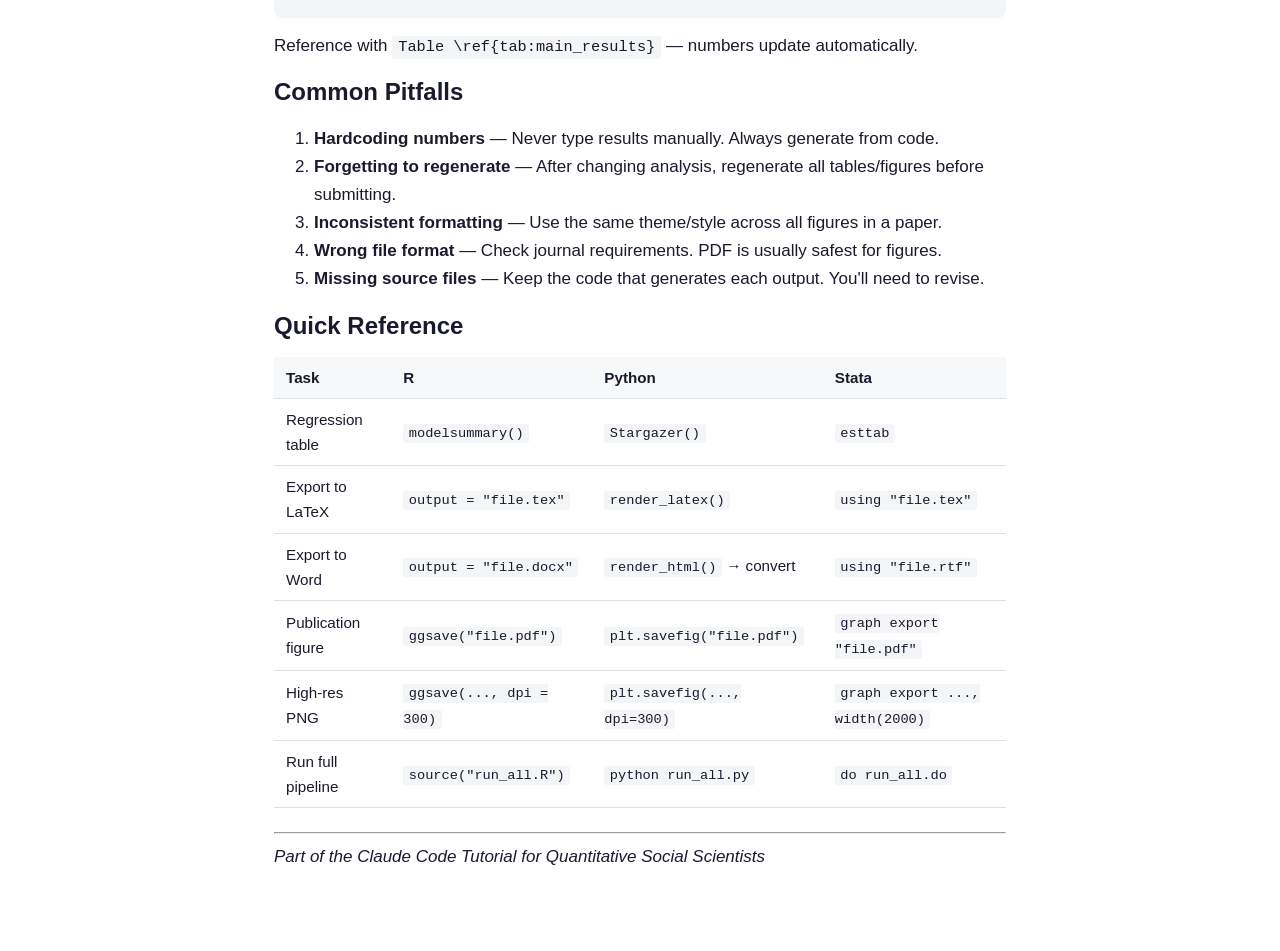
<file: modules/paper-workflow.html>
<!DOCTYPE html>
<html lang="en">
<head>
  <meta charset="UTF-8">
  <meta name="viewport" content="width=device-width, initial-scale=1.0">
  <title>Publication-Ready Output — Claude Code Tutorial</title>
  <link rel="stylesheet" href="../style.css">
  <link rel="icon" href="../favicon.svg" type="image/svg+xml">
</head>
<body>

  <main class="container" style="padding-top:2.5rem; padding-bottom:4rem;">

    <p class="back-link"><a href="../">&larr; Back to tutorial home</a></p>

    <h1>Publication-Ready Output</h1>
    <p><em>Reference Guide (~5 min read)</em></p>

    <hr>

    <p>Getting from analysis code to journal-ready tables and figures involves a pipeline: your statistical software produces results, those results get formatted, and formatted output goes into your paper. Claude can help automate this entire workflow.</p>

    <h2>The Output Pipeline</h2>

    <pre><code>Analysis Code &rarr; Raw Results &rarr; Formatted Tables/Figures &rarr; LaTeX/Word
       &darr;              &darr;                    &darr;                   &darr;
R/Python/Stata   .csv/.rds         .tex/.docx/.png         Paper</code></pre>

    <p>The goal: one command regenerates everything when you update your analysis.</p>

    <h2>Creating Publication-Quality Tables</h2>

    <h3>R: modelsummary (Recommended)</h3>

    <pre><code class="language-r"># Clean, customizable tables
library(modelsummary)

models &lt;- list(
  "OLS" = lm(wage ~ union, data = df),
  "With Controls" = lm(wage ~ union + education + experience, data = df),
  "Fixed Effects" = feols(wage ~ union | state + year, data = df)
)

modelsummary(models,
  output = "output/tables/main_results.tex",
  stars = c('*' = 0.1, '**' = 0.05, '***' = 0.01),
  coef_rename = c("union" = "Union Member"),
  gof_omit = "AIC|BIC|Log"
)</code></pre>

    <p>Ask Claude:</p>
    <pre><code>Create a regression table with modelsummary comparing
these three specifications. Export to LaTeX and Word.</code></pre>

    <h3>R: Other Options</h3>

    <table>
      <thead>
        <tr>
          <th>Package</th>
          <th>Strength</th>
        </tr>
      </thead>
      <tbody>
        <tr>
          <td><code>stargazer</code></td>
          <td>Classic, widely used</td>
        </tr>
        <tr>
          <td><code>kableExtra</code></td>
          <td>Flexible HTML/LaTeX</td>
        </tr>
        <tr>
          <td><code>gt</code></td>
          <td>Modern, publication-ready</td>
        </tr>
        <tr>
          <td><code>huxtable</code></td>
          <td>Good Word export</td>
        </tr>
      </tbody>
    </table>

    <h3>Stata: esttab/outreg2</h3>

    <pre><code class="language-stata">* Store estimates
eststo clear
eststo: reg wage union
eststo: reg wage union education experience
eststo: reghdfe wage union, absorb(state year)

* Export table
esttab using "output/tables/main_results.tex", ///
    replace booktabs label ///
    star(* 0.10 ** 0.05 *** 0.01) ///
    se notes</code></pre>

    <p>Ask Claude:</p>
    <pre><code>Create a Stata table using esttab with these three regressions,
formatted for a top economics journal.</code></pre>

    <h3>Python: statsmodels + stargazer</h3>

    <pre><code class="language-python">import pandas as pd
import statsmodels.formula.api as smf
from stargazer.stargazer import Stargazer

# Fit models
model1 = smf.ols('wage ~ union', data=df).fit()
model2 = smf.ols('wage ~ union + education + experience', data=df).fit()

# Create table
table = Stargazer([model1, model2])
table.title('Effect of Union Membership on Wages')
table.custom_columns(['OLS', 'With Controls'])

# Export to LaTeX
with open('output/tables/main_results.tex', 'w') as f:
    f.write(table.render_latex())

# Export to HTML (for Word via browser)
with open('output/tables/main_results.html', 'w') as f:
    f.write(table.render_html())</code></pre>

    <p>Ask Claude:</p>
    <pre><code>Create a regression table using statsmodels comparing
these specifications. Export to LaTeX.</code></pre>

    <h3>AER/QJE Style Formatting</h3>

    <p>Common requirements:</p>
    <ul>
      <li>Standard errors in parentheses (not t-statistics)</li>
      <li>Three significance levels: 10%, 5%, 1%</li>
      <li>Note at bottom explaining significance stars</li>
      <li>Descriptive column headers</li>
      <li>No vertical lines; minimal horizontal lines</li>
    </ul>

    <pre><code>Format this table to match AER style guidelines.
Add appropriate notes about clustering and significance levels.</code></pre>

    <h2>Creating Publication-Quality Figures</h2>

    <h3>R: ggplot2 Themes</h3>

    <pre><code class="language-r">library(ggplot2)

# Clean theme for publications
theme_publication &lt;- theme_minimal() +
  theme(
    text = element_text(family = "serif", size = 11),
    axis.title = element_text(size = 12),
    legend.position = "bottom",
    panel.grid.minor = element_blank()
  )

# Apply to plot
ggplot(df, aes(x = year, y = wage, color = union)) +
  geom_line() +
  theme_publication +
  labs(x = "Year", y = "Hourly Wage ($)")

ggsave("output/figures/wage_trends.pdf", width = 6, height = 4)</code></pre>

    <p>Ask Claude:</p>
    <pre><code>Create a time series plot of wages by union status.
Use a clean theme suitable for journal publication.
Save as PDF at 6x4 inches.</code></pre>

    <h3>Python: matplotlib/seaborn</h3>

    <pre><code class="language-python">import matplotlib.pyplot as plt
import seaborn as sns

# Clean theme for publications
plt.rcParams.update({
    'font.family': 'serif',
    'font.size': 11,
    'axes.titlesize': 12,
    'figure.figsize': (6, 4)
})

# Create plot
fig, ax = plt.subplots()
sns.lineplot(data=df, x='year', y='wage', hue='union', ax=ax)
ax.set_xlabel('Year')
ax.set_ylabel('Hourly Wage ($)')
plt.tight_layout()
plt.savefig('output/figures/wage_trends.pdf')
plt.close()</code></pre>

    <p>Ask Claude:</p>
    <pre><code>Create a time series plot of wages by union status using matplotlib.
Use a clean theme suitable for journal publication.
Save as PDF at 6x4 inches.</code></pre>

    <h3>Sizing and Resolution</h3>

    <table>
      <thead>
        <tr>
          <th>Output</th>
          <th>Format</th>
          <th>Resolution</th>
        </tr>
      </thead>
      <tbody>
        <tr>
          <td>Print journal</td>
          <td>PDF</td>
          <td>Vector (scalable)</td>
        </tr>
        <tr>
          <td>Online supplement</td>
          <td>PNG</td>
          <td>300 dpi minimum</td>
        </tr>
        <tr>
          <td>Presentations</td>
          <td>PNG</td>
          <td>150 dpi is fine</td>
        </tr>
        <tr>
          <td>Working paper</td>
          <td>PDF</td>
          <td>Vector (scalable)</td>
        </tr>
      </tbody>
    </table>

    <pre><code class="language-r"># High-resolution PNG for online
ggsave("figure.png", width = 6, height = 4, dpi = 300)

# PDF for print (vector, scales perfectly)
ggsave("figure.pdf", width = 6, height = 4)</code></pre>

    <h3>PDF vs PNG</h3>

    <ul>
      <li><strong>PDF</strong>: Vector graphics, scales to any size, smaller files for simple plots, best for journals</li>
      <li><strong>PNG</strong>: Raster graphics, fixed resolution, better for complex plots with many points</li>
    </ul>

    <p>Rule of thumb: Use PDF unless you have &gt;10,000 data points or complex transparency.</p>

    <h2>Automating the Pipeline</h2>

    <h3>R: Source Script Approach</h3>

    <p>Create <code>run_all.R</code>:</p>
    <pre><code class="language-r"># Master script - regenerates all output
source("code/01_clean_data.R")
source("code/02_analysis.R")
source("code/03_tables.R")
source("code/04_figures.R")
message("All outputs regenerated!")</code></pre>

    <h3>Make-style Automation</h3>

    <p>Ask Claude:</p>
    <pre><code>Create a master script that:
1. Cleans the raw data
2. Runs all regressions
3. Generates all tables (LaTeX and Word)
4. Creates all figures
5. Logs what was produced with timestamps</code></pre>

    <p>Claude will create a script that chains everything together.</p>

    <h3>One-Command Regeneration</h3>

    <p>The goal:</p>
    <pre><code class="language-bash">Rscript run_all.R
# or
claude "Regenerate all tables and figures"</code></pre>

    <p>And everything updates consistently.</p>

    <h2>Journal-Specific Requirements</h2>

    <h3>Common Style Guides</h3>

    <table>
      <thead>
        <tr>
          <th>Journal</th>
          <th>Key Requirements</th>
        </tr>
      </thead>
      <tbody>
        <tr>
          <td>AER</td>
          <td>SE in parentheses, booktabs, specific note format</td>
        </tr>
        <tr>
          <td>QJE</td>
          <td>Similar to AER, check recent issues</td>
        </tr>
        <tr>
          <td>ASR</td>
          <td>Different table conventions, check submission guide</td>
        </tr>
        <tr>
          <td>APSR</td>
          <td>Check their LaTeX template</td>
        </tr>
      </tbody>
    </table>

    <h3>Check Before Submitting</h3>

    <p>Most journals specify:</p>
    <ul>
      <li>Maximum figure dimensions</li>
      <li>Required file formats</li>
      <li>Font requirements</li>
      <li>Color vs. grayscale</li>
      <li>Accessibility requirements</li>
    </ul>

    <pre><code>What are the figure requirements for [journal name]?
Adjust my figures to meet their specifications.</code></pre>

    <h3>Figure and Table Numbering</h3>

    <p>Let LaTeX handle numbering:</p>
    <pre><code class="language-latex">\begin{table}[htbp]
\caption{Effect of Union Membership on Wages}
\label{tab:main_results}
\input{output/tables/main_results.tex}
\end{table}</code></pre>

    <p>Reference with <code>Table \ref{tab:main_results}</code> &mdash; numbers update automatically.</p>

    <h2>Common Pitfalls</h2>

    <ol>
      <li><strong>Hardcoding numbers</strong> &mdash; Never type results manually. Always generate from code.</li>
      <li><strong>Forgetting to regenerate</strong> &mdash; After changing analysis, regenerate all tables/figures before submitting.</li>
      <li><strong>Inconsistent formatting</strong> &mdash; Use the same theme/style across all figures in a paper.</li>
      <li><strong>Wrong file format</strong> &mdash; Check journal requirements. PDF is usually safest for figures.</li>
      <li><strong>Missing source files</strong> &mdash; Keep the code that generates each output. You'll need to revise.</li>
    </ol>

    <h2>Quick Reference</h2>

    <table>
      <thead>
        <tr>
          <th>Task</th>
          <th>R</th>
          <th>Python</th>
          <th>Stata</th>
        </tr>
      </thead>
      <tbody>
        <tr>
          <td>Regression table</td>
          <td><code>modelsummary()</code></td>
          <td><code>Stargazer()</code></td>
          <td><code>esttab</code></td>
        </tr>
        <tr>
          <td>Export to LaTeX</td>
          <td><code>output = "file.tex"</code></td>
          <td><code>render_latex()</code></td>
          <td><code>using "file.tex"</code></td>
        </tr>
        <tr>
          <td>Export to Word</td>
          <td><code>output = "file.docx"</code></td>
          <td><code>render_html()</code> &rarr; convert</td>
          <td><code>using "file.rtf"</code></td>
        </tr>
        <tr>
          <td>Publication figure</td>
          <td><code>ggsave("file.pdf")</code></td>
          <td><code>plt.savefig("file.pdf")</code></td>
          <td><code>graph export "file.pdf"</code></td>
        </tr>
        <tr>
          <td>High-res PNG</td>
          <td><code>ggsave(..., dpi = 300)</code></td>
          <td><code>plt.savefig(..., dpi=300)</code></td>
          <td><code>graph export ..., width(2000)</code></td>
        </tr>
        <tr>
          <td>Run full pipeline</td>
          <td><code>source("run_all.R")</code></td>
          <td><code>python run_all.py</code></td>
          <td><code>do run_all.do</code></td>
        </tr>
      </tbody>
    </table>

    <hr>

    <p><em>Part of the Claude Code Tutorial for Quantitative Social Scientists</em></p>

  </main>

</body>
</html>
</file>
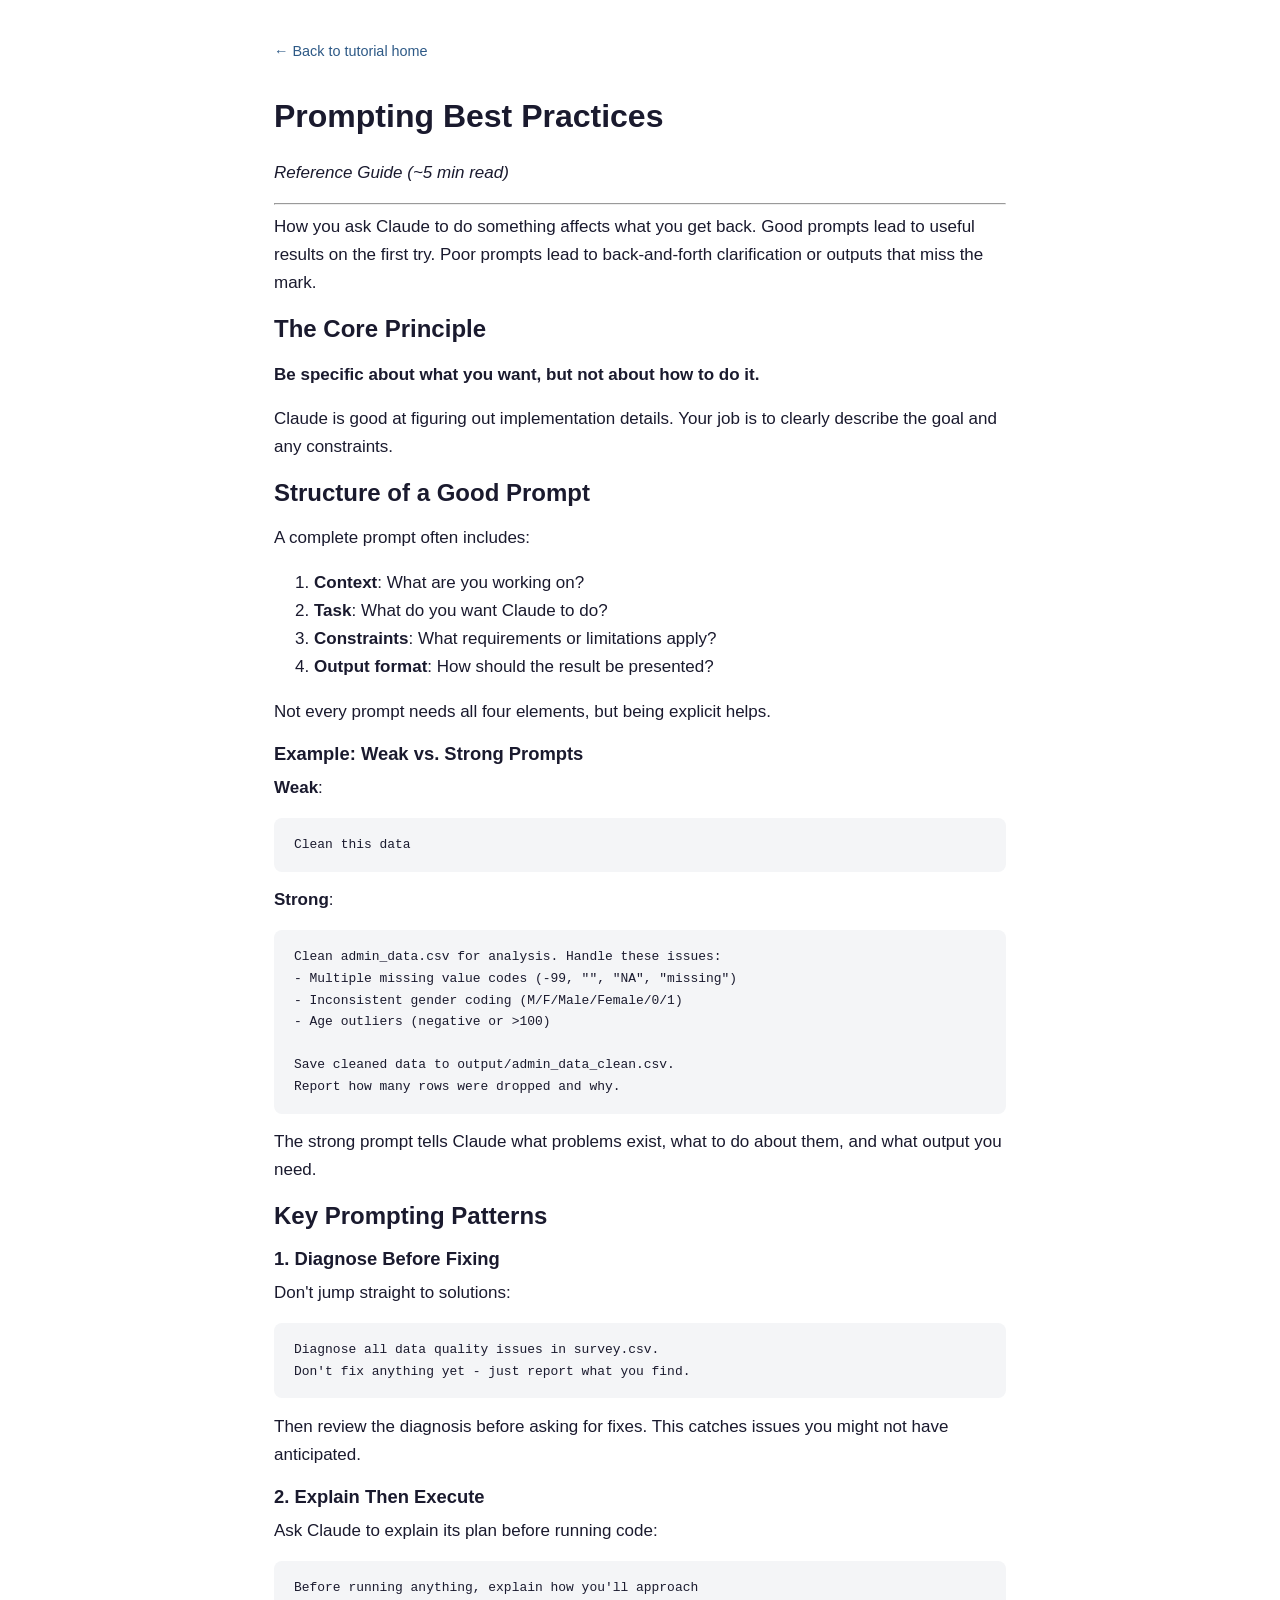
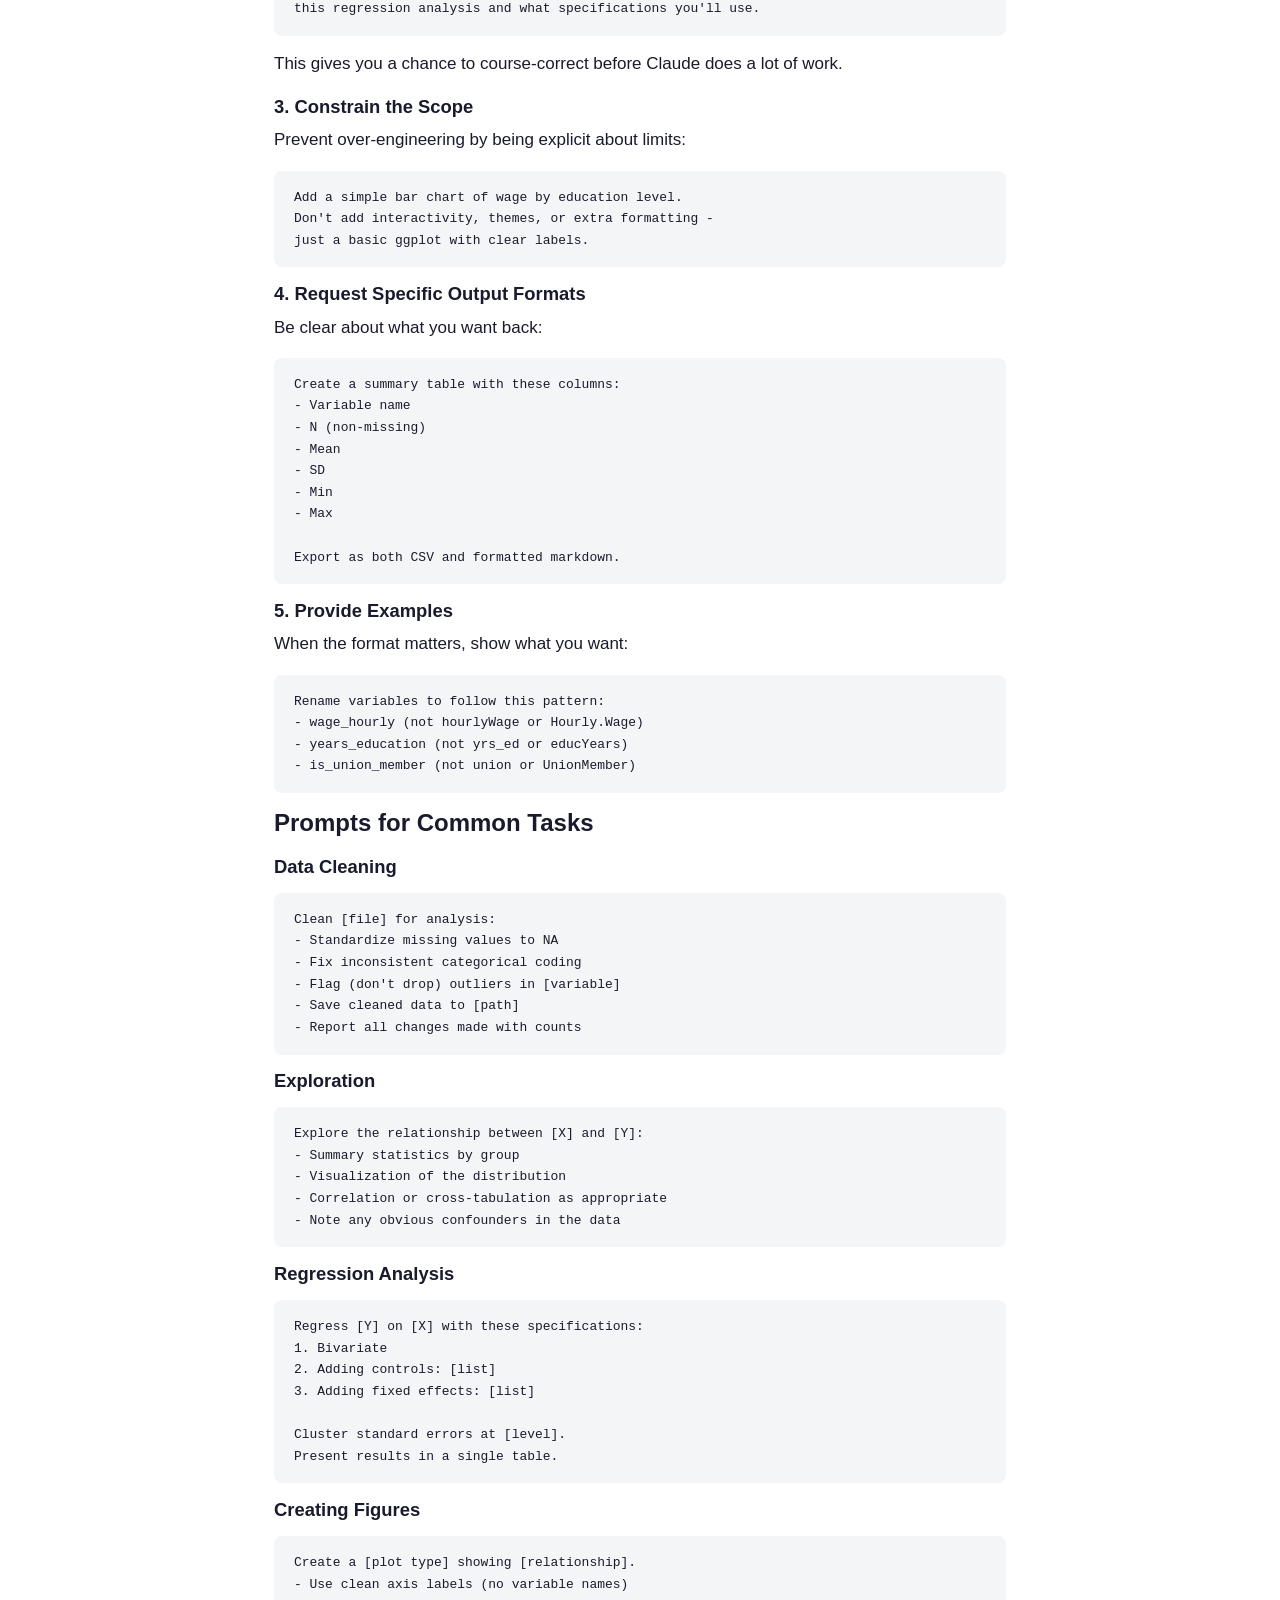
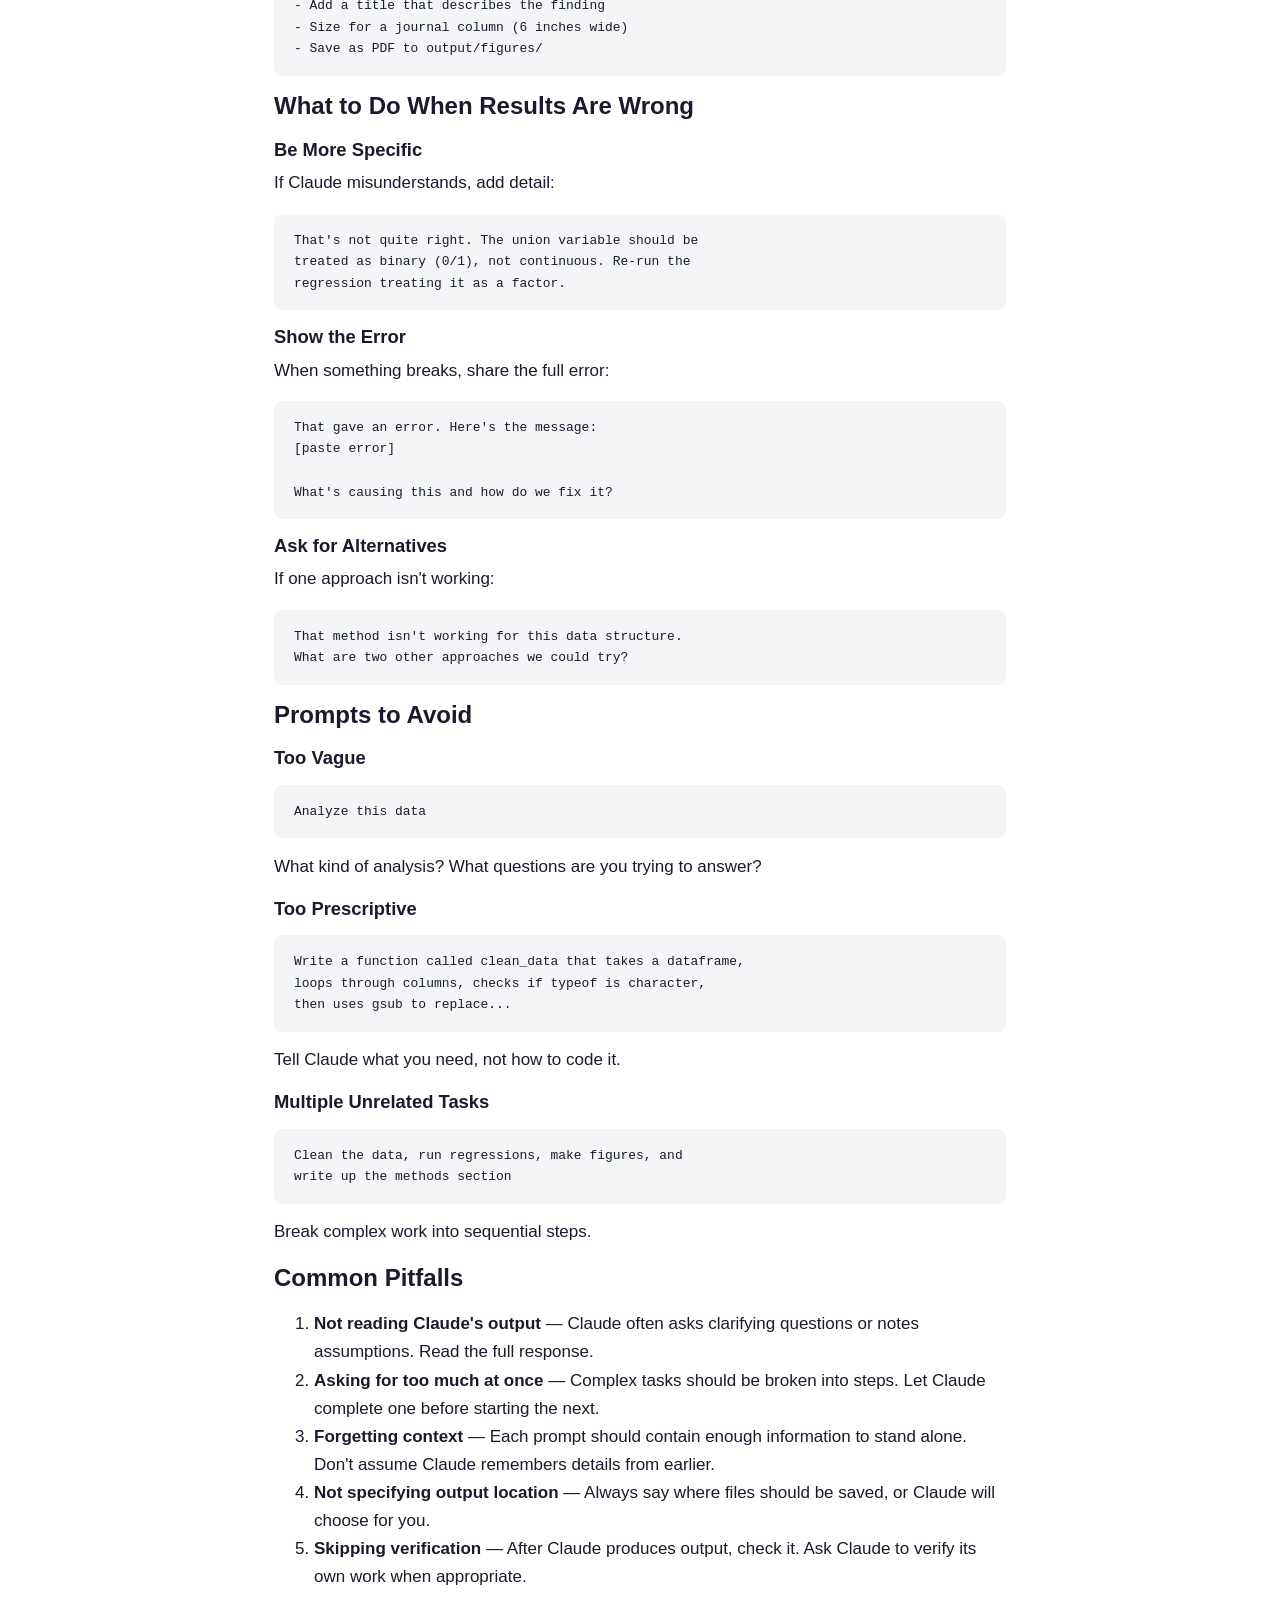
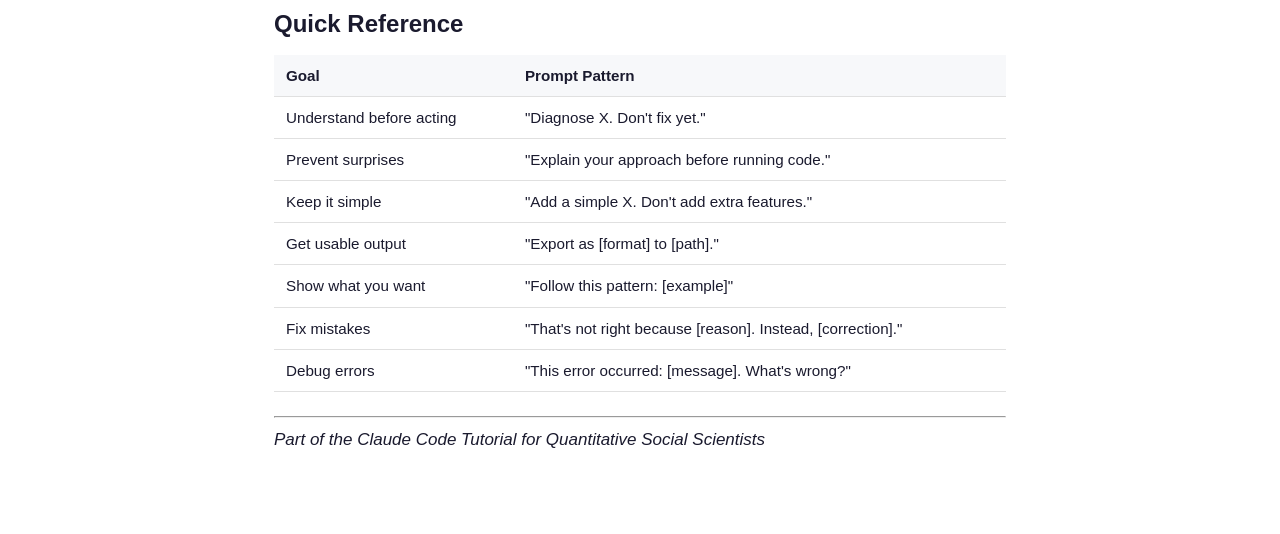
<file: modules/prompting.html>
<!DOCTYPE html>
<html lang="en">
<head>
  <meta charset="UTF-8">
  <meta name="viewport" content="width=device-width, initial-scale=1.0">
  <title>Prompting Best Practices — Claude Code Tutorial</title>
  <link rel="stylesheet" href="../style.css">
  <link rel="icon" href="../favicon.svg" type="image/svg+xml">
</head>
<body>

  <main class="container" style="padding-top:2.5rem; padding-bottom:4rem;">

    <p class="back-link"><a href="../">&larr; Back to tutorial home</a></p>

    <h1>Prompting Best Practices</h1>
    <p><em>Reference Guide (~5 min read)</em></p>

    <hr>

    <p>How you ask Claude to do something affects what you get back. Good prompts lead to useful results on the first try. Poor prompts lead to back-and-forth clarification or outputs that miss the mark.</p>

    <h2>The Core Principle</h2>

    <p><strong>Be specific about what you want, but not about how to do it.</strong></p>

    <p>Claude is good at figuring out implementation details. Your job is to clearly describe the goal and any constraints.</p>

    <h2>Structure of a Good Prompt</h2>

    <p>A complete prompt often includes:</p>

    <ol>
      <li><strong>Context</strong>: What are you working on?</li>
      <li><strong>Task</strong>: What do you want Claude to do?</li>
      <li><strong>Constraints</strong>: What requirements or limitations apply?</li>
      <li><strong>Output format</strong>: How should the result be presented?</li>
    </ol>

    <p>Not every prompt needs all four elements, but being explicit helps.</p>

    <h3>Example: Weak vs. Strong Prompts</h3>

    <p><strong>Weak</strong>:</p>
    <pre><code>Clean this data</code></pre>

    <p><strong>Strong</strong>:</p>
    <pre><code>Clean admin_data.csv for analysis. Handle these issues:
- Multiple missing value codes (-99, "", "NA", "missing")
- Inconsistent gender coding (M/F/Male/Female/0/1)
- Age outliers (negative or &gt;100)

Save cleaned data to output/admin_data_clean.csv.
Report how many rows were dropped and why.</code></pre>

    <p>The strong prompt tells Claude what problems exist, what to do about them, and what output you need.</p>

    <h2>Key Prompting Patterns</h2>

    <h3>1. Diagnose Before Fixing</h3>

    <p>Don't jump straight to solutions:</p>
    <pre><code>Diagnose all data quality issues in survey.csv.
Don't fix anything yet - just report what you find.</code></pre>

    <p>Then review the diagnosis before asking for fixes. This catches issues you might not have anticipated.</p>

    <h3>2. Explain Then Execute</h3>

    <p>Ask Claude to explain its plan before running code:</p>
    <pre><code>Before running anything, explain how you'll approach
this regression analysis and what specifications you'll use.</code></pre>

    <p>This gives you a chance to course-correct before Claude does a lot of work.</p>

    <h3>3. Constrain the Scope</h3>

    <p>Prevent over-engineering by being explicit about limits:</p>
    <pre><code>Add a simple bar chart of wage by education level.
Don't add interactivity, themes, or extra formatting -
just a basic ggplot with clear labels.</code></pre>

    <h3>4. Request Specific Output Formats</h3>

    <p>Be clear about what you want back:</p>
    <pre><code>Create a summary table with these columns:
- Variable name
- N (non-missing)
- Mean
- SD
- Min
- Max

Export as both CSV and formatted markdown.</code></pre>

    <h3>5. Provide Examples</h3>

    <p>When the format matters, show what you want:</p>
    <pre><code>Rename variables to follow this pattern:
- wage_hourly (not hourlyWage or Hourly.Wage)
- years_education (not yrs_ed or educYears)
- is_union_member (not union or UnionMember)</code></pre>

    <h2>Prompts for Common Tasks</h2>

    <h3>Data Cleaning</h3>
    <pre><code>Clean [file] for analysis:
- Standardize missing values to NA
- Fix inconsistent categorical coding
- Flag (don't drop) outliers in [variable]
- Save cleaned data to [path]
- Report all changes made with counts</code></pre>

    <h3>Exploration</h3>
    <pre><code>Explore the relationship between [X] and [Y]:
- Summary statistics by group
- Visualization of the distribution
- Correlation or cross-tabulation as appropriate
- Note any obvious confounders in the data</code></pre>

    <h3>Regression Analysis</h3>
    <pre><code>Regress [Y] on [X] with these specifications:
1. Bivariate
2. Adding controls: [list]
3. Adding fixed effects: [list]

Cluster standard errors at [level].
Present results in a single table.</code></pre>

    <h3>Creating Figures</h3>
    <pre><code>Create a [plot type] showing [relationship].
- Use clean axis labels (no variable names)
- Add a title that describes the finding
- Size for a journal column (6 inches wide)
- Save as PDF to output/figures/</code></pre>

    <h2>What to Do When Results Are Wrong</h2>

    <h3>Be More Specific</h3>
    <p>If Claude misunderstands, add detail:</p>
    <pre><code>That's not quite right. The union variable should be
treated as binary (0/1), not continuous. Re-run the
regression treating it as a factor.</code></pre>

    <h3>Show the Error</h3>
    <p>When something breaks, share the full error:</p>
    <pre><code>That gave an error. Here's the message:
[paste error]

What's causing this and how do we fix it?</code></pre>

    <h3>Ask for Alternatives</h3>
    <p>If one approach isn't working:</p>
    <pre><code>That method isn't working for this data structure.
What are two other approaches we could try?</code></pre>

    <h2>Prompts to Avoid</h2>

    <h3>Too Vague</h3>
    <pre><code>Analyze this data</code></pre>
    <p>What kind of analysis? What questions are you trying to answer?</p>

    <h3>Too Prescriptive</h3>
    <pre><code>Write a function called clean_data that takes a dataframe,
loops through columns, checks if typeof is character,
then uses gsub to replace...</code></pre>
    <p>Tell Claude what you need, not how to code it.</p>

    <h3>Multiple Unrelated Tasks</h3>
    <pre><code>Clean the data, run regressions, make figures, and
write up the methods section</code></pre>
    <p>Break complex work into sequential steps.</p>

    <h2>Common Pitfalls</h2>

    <ol>
      <li><strong>Not reading Claude's output</strong> &mdash; Claude often asks clarifying questions or notes assumptions. Read the full response.</li>
      <li><strong>Asking for too much at once</strong> &mdash; Complex tasks should be broken into steps. Let Claude complete one before starting the next.</li>
      <li><strong>Forgetting context</strong> &mdash; Each prompt should contain enough information to stand alone. Don't assume Claude remembers details from earlier.</li>
      <li><strong>Not specifying output location</strong> &mdash; Always say where files should be saved, or Claude will choose for you.</li>
      <li><strong>Skipping verification</strong> &mdash; After Claude produces output, check it. Ask Claude to verify its own work when appropriate.</li>
    </ol>

    <h2>Quick Reference</h2>

    <table>
      <thead>
        <tr>
          <th>Goal</th>
          <th>Prompt Pattern</th>
        </tr>
      </thead>
      <tbody>
        <tr>
          <td>Understand before acting</td>
          <td>"Diagnose X. Don't fix yet."</td>
        </tr>
        <tr>
          <td>Prevent surprises</td>
          <td>"Explain your approach before running code."</td>
        </tr>
        <tr>
          <td>Keep it simple</td>
          <td>"Add a simple X. Don't add extra features."</td>
        </tr>
        <tr>
          <td>Get usable output</td>
          <td>"Export as [format] to [path]."</td>
        </tr>
        <tr>
          <td>Show what you want</td>
          <td>"Follow this pattern: [example]"</td>
        </tr>
        <tr>
          <td>Fix mistakes</td>
          <td>"That's not right because [reason]. Instead, [correction]."</td>
        </tr>
        <tr>
          <td>Debug errors</td>
          <td>"This error occurred: [message]. What's wrong?"</td>
        </tr>
      </tbody>
    </table>

    <hr>

    <p><em>Part of the Claude Code Tutorial for Quantitative Social Scientists</em></p>

  </main>

</body>
</html>
</file>
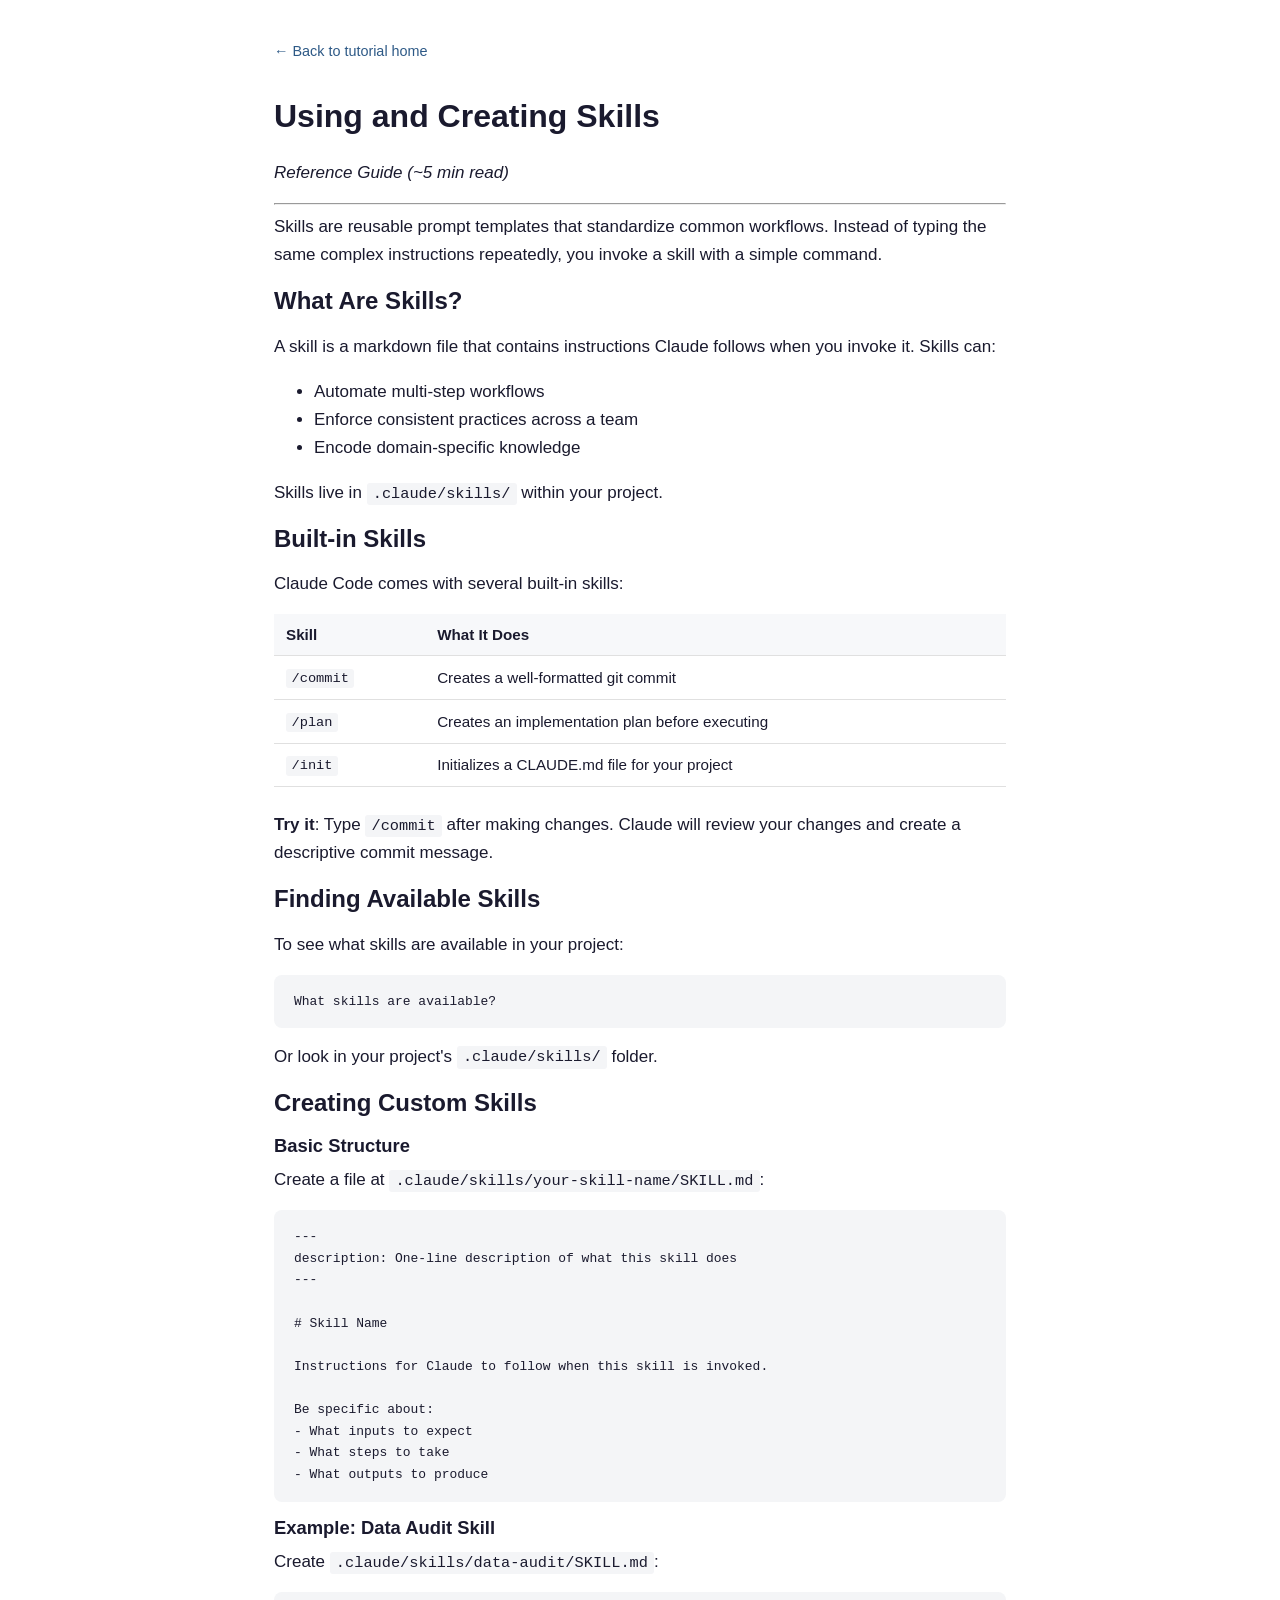
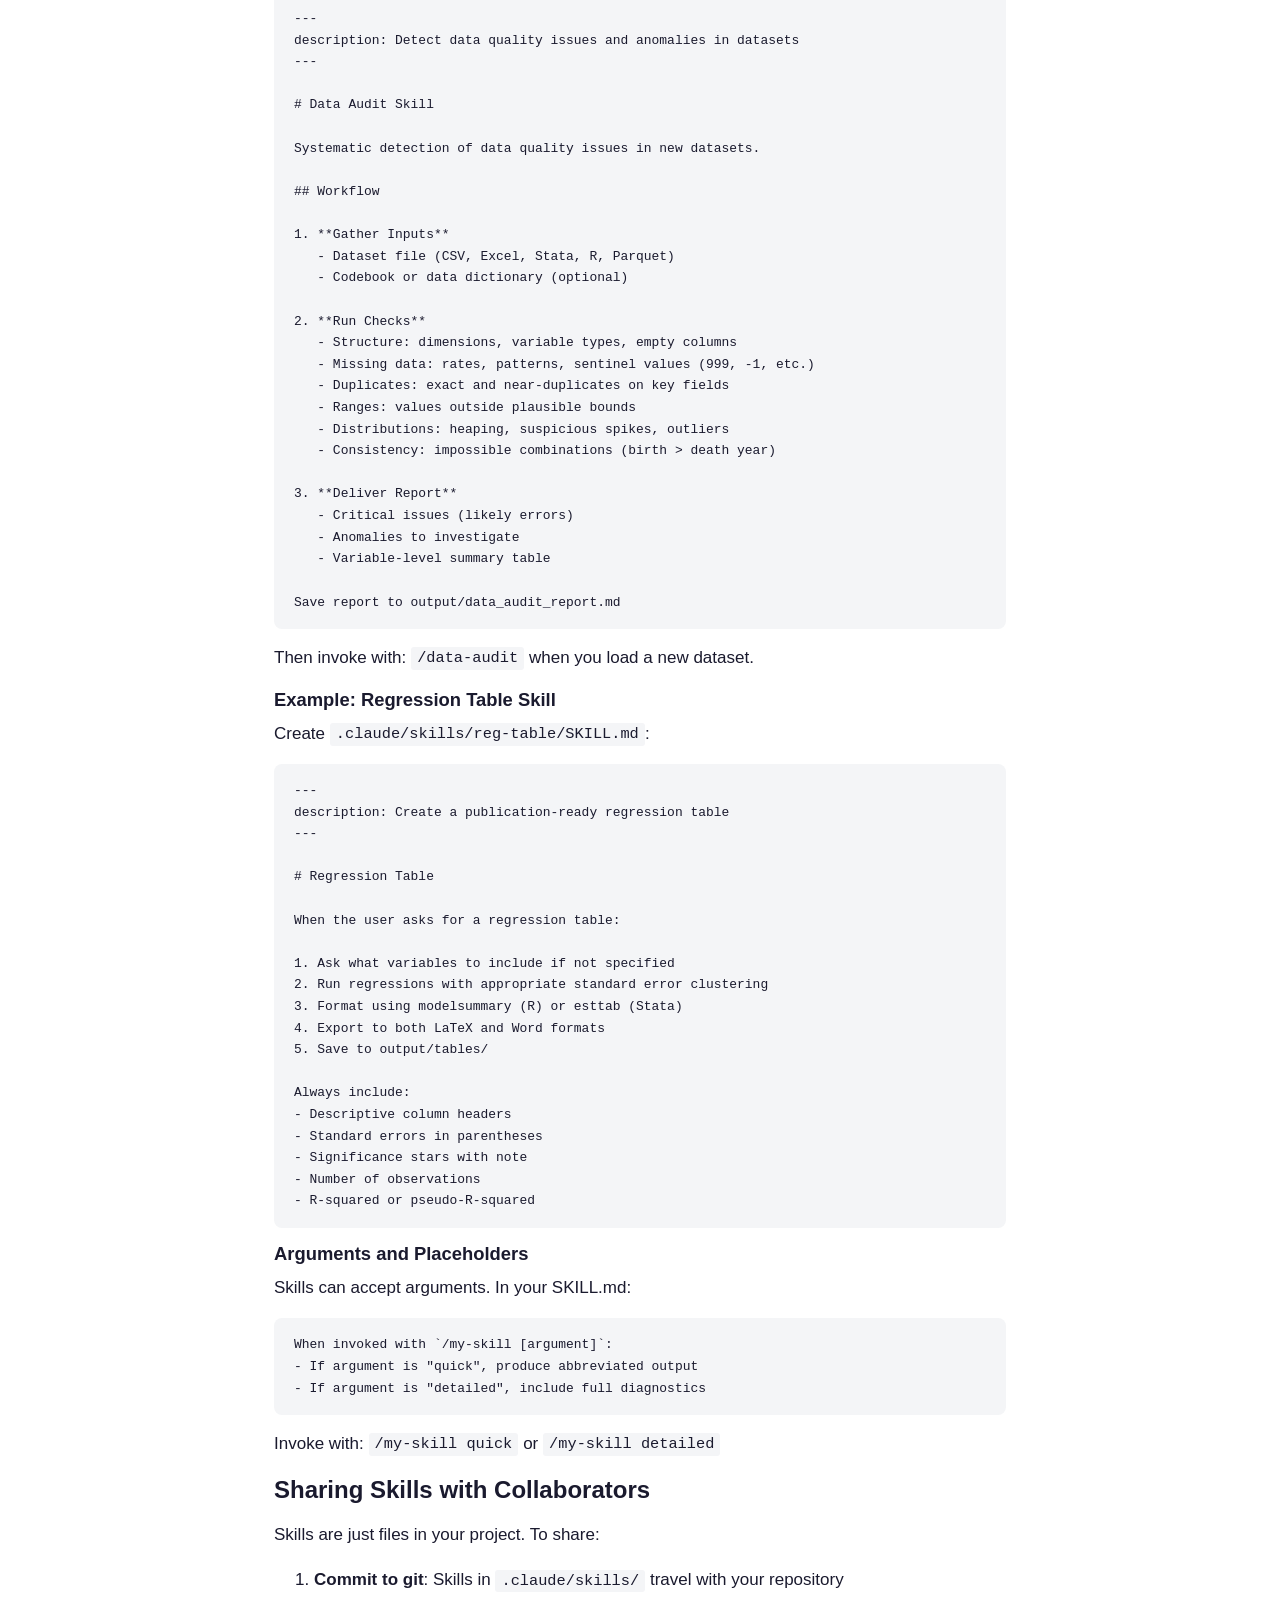
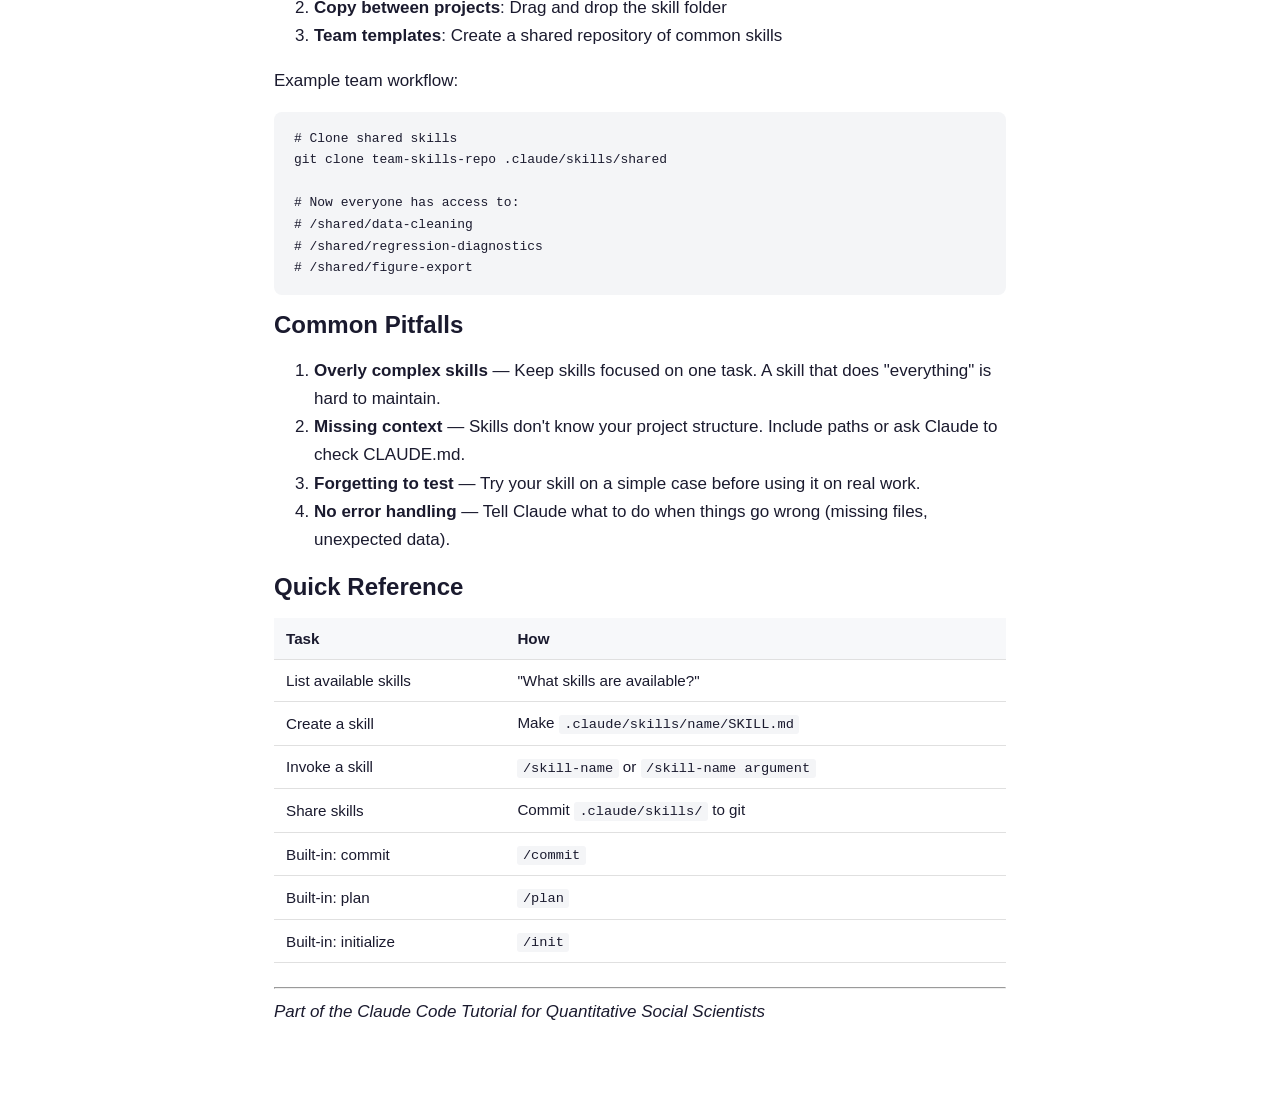
<file: modules/skills.html>
<!DOCTYPE html>
<html lang="en">
<head>
  <meta charset="UTF-8">
  <meta name="viewport" content="width=device-width, initial-scale=1.0">
  <title>Using and Creating Skills — Claude Code Tutorial</title>
  <link rel="stylesheet" href="../style.css">
  <link rel="icon" href="../favicon.svg" type="image/svg+xml">
</head>
<body>

  <main class="container" style="padding-top:2.5rem; padding-bottom:4rem;">

    <p class="back-link"><a href="../">&larr; Back to tutorial home</a></p>

    <h1>Using and Creating Skills</h1>
    <p><em>Reference Guide (~5 min read)</em></p>

    <hr>

    <p>Skills are reusable prompt templates that standardize common workflows. Instead of typing the same complex instructions repeatedly, you invoke a skill with a simple command.</p>

    <h2>What Are Skills?</h2>

    <p>A skill is a markdown file that contains instructions Claude follows when you invoke it. Skills can:</p>
    <ul>
      <li>Automate multi-step workflows</li>
      <li>Enforce consistent practices across a team</li>
      <li>Encode domain-specific knowledge</li>
    </ul>

    <p>Skills live in <code>.claude/skills/</code> within your project.</p>

    <h2>Built-in Skills</h2>

    <p>Claude Code comes with several built-in skills:</p>

    <table>
      <thead>
        <tr>
          <th>Skill</th>
          <th>What It Does</th>
        </tr>
      </thead>
      <tbody>
        <tr>
          <td><code>/commit</code></td>
          <td>Creates a well-formatted git commit</td>
        </tr>
        <tr>
          <td><code>/plan</code></td>
          <td>Creates an implementation plan before executing</td>
        </tr>
        <tr>
          <td><code>/init</code></td>
          <td>Initializes a CLAUDE.md file for your project</td>
        </tr>
      </tbody>
    </table>

    <p><strong>Try it</strong>: Type <code>/commit</code> after making changes. Claude will review your changes and create a descriptive commit message.</p>

    <h2>Finding Available Skills</h2>

    <p>To see what skills are available in your project:</p>

    <pre><code>What skills are available?</code></pre>

    <p>Or look in your project's <code>.claude/skills/</code> folder.</p>

    <h2>Creating Custom Skills</h2>

    <h3>Basic Structure</h3>

    <p>Create a file at <code>.claude/skills/your-skill-name/SKILL.md</code>:</p>

    <pre><code class="language-markdown">---
description: One-line description of what this skill does
---

# Skill Name

Instructions for Claude to follow when this skill is invoked.

Be specific about:
- What inputs to expect
- What steps to take
- What outputs to produce</code></pre>

    <h3>Example: Data Audit Skill</h3>

    <p>Create <code>.claude/skills/data-audit/SKILL.md</code>:</p>

    <pre><code class="language-markdown">---
description: Detect data quality issues and anomalies in datasets
---

# Data Audit Skill

Systematic detection of data quality issues in new datasets.

## Workflow

1. **Gather Inputs**
   - Dataset file (CSV, Excel, Stata, R, Parquet)
   - Codebook or data dictionary (optional)

2. **Run Checks**
   - Structure: dimensions, variable types, empty columns
   - Missing data: rates, patterns, sentinel values (999, -1, etc.)
   - Duplicates: exact and near-duplicates on key fields
   - Ranges: values outside plausible bounds
   - Distributions: heaping, suspicious spikes, outliers
   - Consistency: impossible combinations (birth &gt; death year)

3. **Deliver Report**
   - Critical issues (likely errors)
   - Anomalies to investigate
   - Variable-level summary table

Save report to output/data_audit_report.md</code></pre>

    <p>Then invoke with: <code>/data-audit</code> when you load a new dataset.</p>

    <h3>Example: Regression Table Skill</h3>

    <p>Create <code>.claude/skills/reg-table/SKILL.md</code>:</p>

    <pre><code class="language-markdown">---
description: Create a publication-ready regression table
---

# Regression Table

When the user asks for a regression table:

1. Ask what variables to include if not specified
2. Run regressions with appropriate standard error clustering
3. Format using modelsummary (R) or esttab (Stata)
4. Export to both LaTeX and Word formats
5. Save to output/tables/

Always include:
- Descriptive column headers
- Standard errors in parentheses
- Significance stars with note
- Number of observations
- R-squared or pseudo-R-squared</code></pre>

    <h3>Arguments and Placeholders</h3>

    <p>Skills can accept arguments. In your SKILL.md:</p>

    <pre><code class="language-markdown">When invoked with `/my-skill [argument]`:
- If argument is "quick", produce abbreviated output
- If argument is "detailed", include full diagnostics</code></pre>

    <p>Invoke with: <code>/my-skill quick</code> or <code>/my-skill detailed</code></p>

    <h2>Sharing Skills with Collaborators</h2>

    <p>Skills are just files in your project. To share:</p>

    <ol>
      <li><strong>Commit to git</strong>: Skills in <code>.claude/skills/</code> travel with your repository</li>
      <li><strong>Copy between projects</strong>: Drag and drop the skill folder</li>
      <li><strong>Team templates</strong>: Create a shared repository of common skills</li>
    </ol>

    <p>Example team workflow:</p>
    <pre><code class="language-bash"># Clone shared skills
git clone team-skills-repo .claude/skills/shared

# Now everyone has access to:
# /shared/data-cleaning
# /shared/regression-diagnostics
# /shared/figure-export</code></pre>

    <h2>Common Pitfalls</h2>

    <ol>
      <li><strong>Overly complex skills</strong> &mdash; Keep skills focused on one task. A skill that does "everything" is hard to maintain.</li>
      <li><strong>Missing context</strong> &mdash; Skills don't know your project structure. Include paths or ask Claude to check CLAUDE.md.</li>
      <li><strong>Forgetting to test</strong> &mdash; Try your skill on a simple case before using it on real work.</li>
      <li><strong>No error handling</strong> &mdash; Tell Claude what to do when things go wrong (missing files, unexpected data).</li>
    </ol>

    <h2>Quick Reference</h2>

    <table>
      <thead>
        <tr>
          <th>Task</th>
          <th>How</th>
        </tr>
      </thead>
      <tbody>
        <tr>
          <td>List available skills</td>
          <td>"What skills are available?"</td>
        </tr>
        <tr>
          <td>Create a skill</td>
          <td>Make <code>.claude/skills/name/SKILL.md</code></td>
        </tr>
        <tr>
          <td>Invoke a skill</td>
          <td><code>/skill-name</code> or <code>/skill-name argument</code></td>
        </tr>
        <tr>
          <td>Share skills</td>
          <td>Commit <code>.claude/skills/</code> to git</td>
        </tr>
        <tr>
          <td>Built-in: commit</td>
          <td><code>/commit</code></td>
        </tr>
        <tr>
          <td>Built-in: plan</td>
          <td><code>/plan</code></td>
        </tr>
        <tr>
          <td>Built-in: initialize</td>
          <td><code>/init</code></td>
        </tr>
      </tbody>
    </table>

    <hr>

    <p><em>Part of the Claude Code Tutorial for Quantitative Social Scientists</em></p>

  </main>

</body>
</html>
</file>
<file: style.css>
/* === Variables === */
:root {
  --color-bg: #ffffff;
  --color-bg-alt: #f7f8fa;
  --color-text: #1a1a2e;
  --color-text-muted: #5a5a6e;
  --color-accent: #2d5986;
  --color-accent-hover: #1a3a5c;
  --color-border: #e0e0e0;
  --color-code-bg: #f4f5f7;
  --color-card-bg: #ffffff;
  --font-body: -apple-system, BlinkMacSystemFont, "Segoe UI", Roboto, "Helvetica Neue", Arial, sans-serif;
  --font-mono: "SFMono-Regular", Consolas, "Liberation Mono", Menlo, monospace;
  --max-width: 780px;
  --spacing-section: 4rem;
}

/* === Reset & Base === */
*, *::before, *::after { box-sizing: border-box; }

html { scroll-behavior: smooth; }

body {
  margin: 0;
  font-family: var(--font-body);
  font-size: 17px;
  line-height: 1.65;
  color: var(--color-text);
  background: var(--color-bg);
  -webkit-font-smoothing: antialiased;
}

h1, h2, h3, h4 {
  line-height: 1.3;
  font-weight: 600;
  margin-top: 0;
}

h1 { font-size: 2rem; }
h2 { font-size: 1.5rem; margin-bottom: 1rem; }
h3 { font-size: 1.15rem; margin-bottom: 0.5rem; }

a {
  color: var(--color-accent);
  text-decoration: none;
}
a:hover { color: var(--color-accent-hover); text-decoration: underline; }

p { margin: 0 0 1rem; }

code {
  font-family: var(--font-mono);
  font-size: 0.9em;
  background: var(--color-code-bg);
  padding: 0.15em 0.4em;
  border-radius: 3px;
}

pre {
  background: var(--color-code-bg);
  border-radius: 8px;
  padding: 1rem 1.25rem;
  overflow-x: auto;
  font-size: 0.9rem;
  line-height: 1.5;
}

pre code {
  background: none;
  padding: 0;
}

/* === Nav Bar === */
.site-nav {
  position: sticky;
  top: 0;
  z-index: 100;
  background: var(--color-accent);
  padding: 0;
  box-shadow: 0 2px 8px rgba(0, 0, 0, 0.1);
}

.site-nav .container {
  display: flex;
  align-items: center;
  gap: 0.25rem;
  overflow-x: auto;
  -webkit-overflow-scrolling: touch;
  scrollbar-width: none;
  padding-top: 0.75rem;
  padding-bottom: 0.75rem;
}

.site-nav .container::-webkit-scrollbar { display: none; }

.site-nav .nav-brand {
  font-weight: 700;
  font-size: 0.9rem;
  color: #fff;
  white-space: nowrap;
  margin-right: 1.5rem;
  text-decoration: none;
}

.site-nav .nav-brand:hover { color: rgba(255, 255, 255, 0.85); text-decoration: none; }

.site-nav a.nav-link {
  font-size: 0.9rem;
  font-weight: 500;
  color: rgba(255, 255, 255, 0.8);
  white-space: nowrap;
  padding: 0.35rem 0.85rem;
  border-radius: 4px;
  transition: background 0.1s, color 0.1s;
  text-decoration: none;
}

.site-nav a.nav-link:hover {
  background: rgba(255, 255, 255, 0.15);
  color: #fff;
  text-decoration: none;
}

.site-nav a.nav-highlight {
  background: #fff;
  color: var(--color-accent);
  font-weight: 700;
}

.site-nav a.nav-highlight:hover {
  background: rgba(255, 255, 255, 0.9);
  color: var(--color-accent-hover);
}

/* === Layout === */
.container {
  max-width: var(--max-width);
  margin: 0 auto;
  padding: 0 1.5rem;
}

section {
  padding: var(--spacing-section) 0;
}

section.alt {
  background: var(--color-bg-alt);
}

/* scroll-margin so anchors clear the sticky nav */
section[id] {
  scroll-margin-top: 3.5rem;
}

/* === Hero === */
.hero {
  padding: 4rem 0 3.5rem;
  text-align: center;
}

.hero h1 {
  font-size: 2.2rem;
  margin-bottom: 0.5rem;
  letter-spacing: -0.02em;
}

.hero .subtitle {
  font-size: 1.15rem;
  color: var(--color-text-muted);
  margin-bottom: 0.3rem;
}

.hero .byline {
  font-size: 0.95rem;
  color: var(--color-text-muted);
  margin-bottom: 2rem;
}

.hero .meta {
  display: flex;
  justify-content: center;
  gap: 2rem;
  margin-top: 1.5rem;
  font-size: 0.9rem;
  color: var(--color-text-muted);
}

.hero .meta span {
  display: flex;
  align-items: center;
  gap: 0.4rem;
}

/* === Buttons === */
.btn {
  display: inline-block;
  padding: 0.75rem 2rem;
  border-radius: 6px;
  font-size: 1rem;
  font-weight: 600;
  text-decoration: none;
  transition: background 0.15s, transform 0.1s;
}

.btn:hover { text-decoration: none; }

.btn-primary {
  background: var(--color-accent);
  color: #fff;
}

.btn-primary:hover {
  background: var(--color-accent-hover);
  color: #fff;
  transform: translateY(-1px);
}

.btn-secondary {
  background: transparent;
  color: var(--color-accent);
  border: 2px solid var(--color-accent);
}

.btn-secondary:hover {
  background: var(--color-accent);
  color: #fff;
}

.btn-sm {
  font-size: 0.9rem;
  padding: 0.5rem 1.25rem;
}

/* === Cards === */
.card-grid {
  display: grid;
  grid-template-columns: 1fr 1fr;
  gap: 1.25rem;
}

.card {
  background: var(--color-card-bg);
  border: 1px solid var(--color-border);
  border-radius: 8px;
  padding: 1.25rem 1.5rem;
  transition: border-color 0.15s, box-shadow 0.15s;
}

.card:hover {
  border-color: var(--color-accent);
  box-shadow: 0 2px 8px rgba(45, 89, 134, 0.08);
}

.card h3 { margin-bottom: 0.35rem; }

.card p {
  font-size: 0.95rem;
  color: var(--color-text-muted);
  margin-bottom: 0.5rem;
}

.card .tag {
  display: inline-block;
  font-size: 0.8rem;
  color: var(--color-accent);
  background: rgba(45, 89, 134, 0.08);
  padding: 0.15em 0.6em;
  border-radius: 3px;
  margin-right: 0.5rem;
}

.card .card-link {
  font-size: 0.85rem;
  font-weight: 600;
}

/* === Case study cards === */
.case-card {
  background: var(--color-card-bg);
  border: 1px solid var(--color-border);
  border-radius: 8px;
  padding: 1.5rem 1.75rem;
  margin-bottom: 1.25rem;
  transition: border-color 0.15s;
}

.case-card:hover { border-color: var(--color-accent); }

.case-card h3 { margin-bottom: 0.25rem; }

.case-card .authors {
  font-size: 0.9rem;
  color: var(--color-text-muted);
  margin-bottom: 0.75rem;
}

.case-card p {
  font-size: 0.95rem;
  margin-bottom: 0.75rem;
}

/* === Steps === */
.steps {
  counter-reset: step;
  list-style: none;
  padding: 0;
}

.steps li {
  counter-increment: step;
  padding-left: 2.5rem;
  position: relative;
  margin-bottom: 1rem;
}

.steps li::before {
  content: counter(step);
  position: absolute;
  left: 0;
  top: 0.1em;
  width: 1.75rem;
  height: 1.75rem;
  background: var(--color-accent);
  color: #fff;
  border-radius: 50%;
  font-size: 0.85rem;
  font-weight: 600;
  display: flex;
  align-items: center;
  justify-content: center;
}

/* === Install tabs === */
.install-group {
  display: flex;
  gap: 1.5rem;
  margin-top: 1rem;
}

.install-box {
  flex: 1;
  background: var(--color-code-bg);
  border-radius: 8px;
  padding: 1.25rem 1.5rem;
}

.install-box h3 {
  font-size: 1rem;
  margin-bottom: 0.75rem;
}

.install-box code {
  display: block;
  margin-bottom: 0.5rem;
  background: none;
  padding: 0;
}

/* === File tree === */
.file-tree {
  background: var(--color-code-bg);
  border-radius: 8px;
  padding: 1.25rem 1.5rem;
  font-family: var(--font-mono);
  font-size: 0.9rem;
  line-height: 1.8;
  overflow-x: auto;
}

.file-tree .comment {
  color: var(--color-text-muted);
}

/* === Resource list === */
.resource-group { margin-bottom: 2rem; }
.resource-group h3 { margin-bottom: 0.75rem; }

.resource-item {
  padding: 0.75rem 0;
  border-bottom: 1px solid var(--color-border);
}

.resource-item:last-child { border-bottom: none; }

.resource-item a {
  font-weight: 600;
  font-size: 1rem;
}

.resource-item p {
  font-size: 0.9rem;
  color: var(--color-text-muted);
  margin: 0.25rem 0 0;
}

.external-icon {
  font-size: 0.75em;
  vertical-align: super;
  margin-left: 0.2em;
}

/* === Back link (module pages) === */
.back-link {
  margin-bottom: 2rem;
  font-size: 0.9rem;
}

/* === Tables (module pages) === */
table {
  width: 100%;
  border-collapse: collapse;
  margin: 1rem 0 1.5rem;
  font-size: 0.95rem;
}

th, td {
  padding: 0.5rem 0.75rem;
  text-align: left;
  border-bottom: 1px solid var(--color-border);
}

th {
  font-weight: 600;
  background: var(--color-bg-alt);
}

blockquote {
  border-left: 3px solid var(--color-accent);
  margin: 1rem 0;
  padding: 0.5rem 1rem;
  color: var(--color-text-muted);
  background: var(--color-bg-alt);
  border-radius: 0 6px 6px 0;
}

/* === Footer === */
footer {
  border-top: 1px solid var(--color-border);
  padding: 2rem 0;
  text-align: center;
  font-size: 0.9rem;
  color: var(--color-text-muted);
}

footer a { color: var(--color-text-muted); }
footer a:hover { color: var(--color-accent); }

footer .footer-links {
  margin-bottom: 0.5rem;
}

footer .footer-links a {
  margin: 0 0.75rem;
}

/* === Responsive === */
@media (max-width: 768px) {
  .hero h1 { font-size: 1.7rem; }
  .hero .meta { flex-direction: column; gap: 0.5rem; }
  .card-grid { grid-template-columns: 1fr; }
  .install-group { flex-direction: column; gap: 1rem; }
  section { padding: 2.5rem 0; }
  .site-nav .nav-brand { font-size: 0.8rem; }
}
</file>
